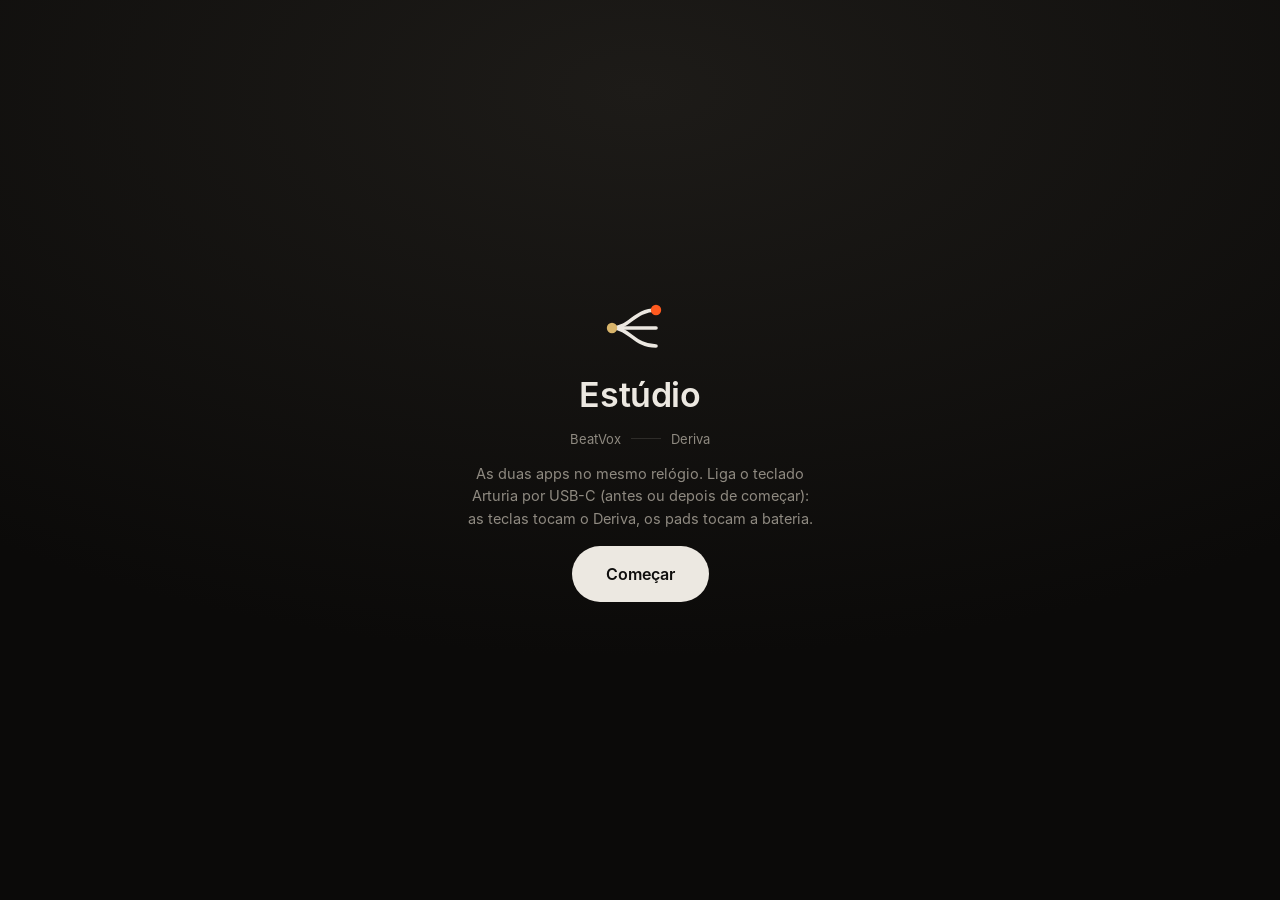
<file: index.html>
<!doctype html>
<html lang="pt-PT">
<head>
<meta charset="utf-8">
<meta name="viewport" content="width=device-width, initial-scale=1, viewport-fit=cover">
<title>Estúdio</title>
<meta name="description" content="BeatVox e Deriva no mesmo estúdio, com o teclado MIDI.">
<link rel="manifest" href="manifest.webmanifest">
<meta name="theme-color" content="#0f0e0d">
<meta name="mobile-web-app-capable" content="yes">
<link rel="icon" type="image/png" href="icons/icon-192.png">
<link rel="apple-touch-icon" href="icons/icon-192.png">
<link rel="stylesheet" href="deriva/fonts/fonts.css">
<style>
/* layout: a slim transport bar on top, the two apps below as full-height panes (only one shown) */
:root {
  --bar: #0f0e0d; --bar-2: #1a1917; --bar-3: #262421; --ink: #ece8e1; --dim: #8f8a81; --line: #2e2c29;
  --gold: #d8b46a; --orange: #ff5a1f; --rec: #e0362c; --ok: #6fcf8e;
  --f-sans: "Inter", "Segoe UI", system-ui, -apple-system, sans-serif;
  --f-mono: "JetBrains Mono", ui-monospace, Menlo, Consolas, monospace;
  --barh: 56px;
  color-scheme: dark;
}
* { box-sizing: border-box; }
[hidden] { display: none !important; }
html, body { height: 100%; margin: 0; background: var(--bar); color: var(--ink); font-family: var(--f-sans); overflow: hidden; }
body { display: flex; flex-direction: column; padding-top: env(safe-area-inset-top, 0px); }
button { font: inherit; color: inherit; }
button:focus-visible, select:focus-visible { outline: 2px solid var(--orange); outline-offset: 2px; }

.bar {
  height: var(--barh); flex: none; display: flex; align-items: center; gap: 14px;
  padding-left: max(14px, env(safe-area-inset-left, 0px)); padding-right: max(14px, env(safe-area-inset-right, 0px));
  border-bottom: 1px solid var(--line); background: var(--bar); user-select: none; -webkit-user-select: none;
}
.brand { display: flex; align-items: center; gap: 8px; font-weight: 600; font-size: 15px; letter-spacing: .01em; }
.tabs { display: flex; background: var(--bar-2); border-radius: 22px; padding: 3px; gap: 2px; }
.tabs button {
  border: 0; background: transparent; border-radius: 19px; padding: 0 16px; height: 38px; font-size: 14px; color: var(--dim);
  display: flex; align-items: center; gap: 8px; cursor: pointer;
}
.tabs button[aria-selected="true"] { background: var(--bar-3); color: var(--ink); font-weight: 600; }
.dot { width: 8px; height: 8px; border-radius: 50%; display: inline-block; }
.dot.gold { background: var(--gold); } .dot.orange { background: var(--orange); }
.spacer { flex: 1; }
.transport { display: flex; align-items: center; gap: 8px; }
.tbtn {
  height: 40px; min-width: 44px; border: 0; border-radius: 20px; background: var(--bar-2); cursor: pointer;
  display: inline-flex; align-items: center; justify-content: center; gap: 7px; padding: 0 14px; font-size: 13px; font-weight: 600;
}
.tbtn svg { width: 16px; height: 16px; fill: currentColor; }
.tbtn.play[aria-pressed="true"] { background: var(--ink); color: var(--bar); }
.tbtn.rec .led { width: 10px; height: 10px; border-radius: 50%; background: #5a2622; }
.tbtn.rec[aria-pressed="true"] { background: rgba(224,54,44,.18); color: #ffb3ad; }
.tbtn.rec[aria-pressed="true"] .led { background: var(--rec); box-shadow: 0 0 0 4px rgba(224,54,44,.25); }
.tbtn.small { font-weight: 400; color: var(--dim); }
.tbtn.small[aria-pressed="true"] { color: var(--ink); background: var(--bar-3); }
.readout { display: flex; align-items: baseline; gap: 6px; background: var(--bar-2); border-radius: 20px; height: 40px; padding: 0 12px; font-variant-numeric: tabular-nums; }
.readout b { font: 600 15px var(--f-mono); align-self: center; min-width: 3ch; text-align: center; }
.readout small { color: var(--dim); font-size: 11px; align-self: center; }
.readout .step { border: 0; background: transparent; width: 28px; height: 32px; align-self: center; cursor: pointer; font-size: 18px; color: var(--dim); border-radius: 14px; }
.readout .step:active { background: var(--bar-3); color: var(--ink); }
.midi { display: flex; align-items: center; gap: 8px; height: 40px; padding: 0 14px; border-radius: 20px; background: var(--bar-2); border: 0; cursor: pointer; font-size: 12.5px; color: var(--dim); max-width: 260px; }
.midi .led { width: 8px; height: 8px; border-radius: 50%; background: #4a4743; flex: none; transition: background .08s; }
.midi.on .led { background: var(--ok); }
.midi.on { color: var(--ink); }
.midi .led.flash { background: #fff; }
.midi span { white-space: nowrap; overflow: hidden; text-overflow: ellipsis; }
.iconbtn { width: 40px; height: 40px; border: 0; border-radius: 20px; background: var(--bar-2); cursor: pointer; display: grid; place-items: center; }
.iconbtn svg { width: 18px; height: 18px; fill: none; stroke: currentColor; stroke-width: 1.7; }

.frames { flex: 1; position: relative; min-height: 0; padding-bottom: env(safe-area-inset-bottom, 0px); }
.frames iframe { position: absolute; inset: 0; width: 100%; height: 100%; border: 0; display: block; }
.frames iframe.off { display: none; }

.toast {
  position: fixed; left: 50%; bottom: calc(18px + env(safe-area-inset-bottom, 0px)); transform: translateX(-50%);
  background: var(--bar-3); color: var(--ink); border-radius: 22px; padding: 10px 16px; font-size: 13px; box-shadow: 0 10px 30px rgba(0,0,0,.4);
  max-width: calc(100% - 32px);
}

/* start screen */
.start { position: fixed; inset: 0; z-index: 20; display: grid; place-items: center; background: radial-gradient(120% 90% at 50% 10%, #1d1b18 0%, #0b0a09 70%); padding: 24px; }
.start .card { max-width: 460px; display: grid; gap: 16px; text-align: center; justify-items: center; }
.start h1 { margin: 0; font-size: 34px; font-weight: 600; letter-spacing: -.01em; }
.start p { margin: 0; color: var(--dim); line-height: 1.55; font-size: 14.5px; text-wrap: balance; }
.start .go { height: 56px; padding: 0 34px; border-radius: 28px; border: 0; background: var(--ink); color: var(--bar); font-size: 16px; font-weight: 600; cursor: pointer; }
.start .go:disabled { opacity: .45; cursor: default; }
.start .pair { display: flex; gap: 10px; align-items: center; color: var(--dim); font-size: 13px; }
.start .pair i { width: 30px; height: 1px; background: var(--line); }

/* settings */
dialog { border: 1px solid var(--line); border-radius: 16px; background: #161513; color: var(--ink); padding: 0; width: min(560px, calc(100% - 32px)); max-height: calc(100% - 48px); }
dialog::backdrop { background: rgba(0,0,0,.55); }
.dlg { padding: 20px 22px 22px; display: grid; gap: 18px; overflow: auto; }
.dlg h2 { margin: 0; font-size: 18px; font-weight: 600; }
.dlg h3 { margin: 0 0 8px; font-size: 12px; font-weight: 600; color: var(--dim); text-transform: uppercase; letter-spacing: .08em; }
.dlg p { margin: 0; color: var(--dim); font-size: 13px; line-height: 1.5; }
.rows { display: grid; gap: 6px; }
.row { display: flex; align-items: center; gap: 10px; background: var(--bar-2); border-radius: 10px; padding: 8px 10px; min-height: 44px; font-size: 14px; }
.row .grow { flex: 1; min-width: 0; }
.row code { font: 12px var(--f-mono); color: var(--dim); }
.chipbtn { height: 32px; border: 0; border-radius: 16px; padding: 0 12px; background: var(--bar-3); cursor: pointer; font-size: 12.5px; }
.chipbtn.on { background: var(--orange); color: #1b0d06; font-weight: 600; }
select { background: var(--bar-3); color: var(--ink); border: 0; border-radius: 8px; height: 32px; padding: 0 8px; font: 13px var(--f-sans); }
.dlg .actions { display: flex; justify-content: space-between; gap: 10px; }
.swatch { width: 10px; height: 10px; border-radius: 3px; flex: none; }
input[type="checkbox"] { width: 20px; height: 20px; accent-color: var(--orange); }

@media (max-width: 860px) {
  .brand span, .readout small, .tbtn .lbl { display: none; }
  .bar { gap: 8px; }
  .midi { max-width: 44px; padding: 0; justify-content: center; }
  .midi span { display: none; }
}
@media (max-width: 560px) {
  :root { --barh: 104px; }
  .bar { flex-wrap: wrap; height: auto; min-height: var(--barh); padding-block: 6px; row-gap: 6px; }
  .transport { order: 3; width: 100%; justify-content: space-between; }
  .spacer { display: none; }
}
@media (prefers-reduced-motion: reduce) { .midi .led { transition: none; } }
</style>
</head>
<body>
<header class="bar">
  <div class="brand">
    <svg width="26" height="22" viewBox="0 0 34 30" aria-hidden="true">
      <g fill="none" stroke="#ece8e1" stroke-width="2.2" stroke-linecap="round"><path d="M3 15 C12 15 14 6 25 6"/><path d="M3 15 C12 15 14 15 25 15"/><path d="M3 15 C12 15 14 24 25 24"/></g>
      <circle cx="25" cy="6" r="2.8" fill="#ff5a1f"/><circle cx="3" cy="15" r="2.8" fill="#d8b46a"/>
    </svg>
    <span>Estúdio</span>
  </div>
  <nav class="tabs" role="tablist" aria-label="Apps">
    <button role="tab" id="tab-bv" aria-selected="true" aria-controls="bv"><i class="dot gold"></i>BeatVox</button>
    <button role="tab" id="tab-dv" aria-selected="false" aria-controls="dv"><i class="dot orange"></i>Deriva</button>
  </nav>
  <div class="spacer"></div>
  <div class="transport">
    <button class="tbtn play" id="play" aria-pressed="false" aria-label="Tocar">
      <svg viewBox="0 0 16 16" id="playIcon"><path d="M4 2.5v11l9-5.5z"/></svg><span class="lbl" id="playLbl">Tocar</span>
    </button>
    <button class="tbtn rec" id="rec" aria-pressed="false" title="Grava o que tocas no teclado enquanto o beat toca"><i class="led"></i><span class="lbl">REC</span></button>
    <button class="tbtn small" id="click" aria-pressed="true" title="Metrónomo">clique</button>
    <div class="readout" title="Compasso.tempo"><b id="pos">1.1</b><small>pos</small></div>
    <div class="readout"><button class="step" id="bpmDown" aria-label="Menos BPM">−</button><b id="bpm">90</b><button class="step" id="bpmUp" aria-label="Mais BPM">+</button><small>bpm</small></div>
  </div>
  <button class="midi" id="midiChip" title="Teclado MIDI"><i class="led" id="midiLed"></i><span id="midiName">sem MIDI</span></button>
  <button class="iconbtn" id="settings" aria-label="Definições do teclado">
    <svg viewBox="0 0 24 24"><circle cx="12" cy="12" r="3.2"/><path d="M12 2.8v2.4M12 18.8v2.4M2.8 12h2.4M18.8 12h2.4M5.5 5.5l1.7 1.7M16.8 16.8l1.7 1.7M5.5 18.5l1.7-1.7M16.8 7.2l1.7-1.7"/></svg>
  </button>
</header>

<main class="frames">
  <iframe id="bv" src="beatvox/index.html" title="BeatVox" allow="microphone; midi; autoplay; fullscreen"></iframe>
  <iframe id="dv" src="deriva/index.html" title="Deriva" class="off" allow="midi; autoplay"></iframe>
</main>

<div class="start" id="start">
  <div class="card">
    <svg width="68" height="60" viewBox="0 0 34 30" aria-hidden="true">
      <g fill="none" stroke="#ece8e1" stroke-width="1.8" stroke-linecap="round"><path d="M3 15 C12 15 14 6 25 6"/><path d="M3 15 C12 15 14 15 25 15"/><path d="M3 15 C12 15 14 24 25 24"/></g>
      <circle cx="25" cy="6" r="2.6" fill="#ff5a1f"/><circle cx="3" cy="15" r="2.6" fill="#d8b46a"/>
    </svg>
    <h1>Estúdio</h1>
    <div class="pair"><span>BeatVox</span><i></i><span>Deriva</span></div>
    <p>As duas apps no mesmo relógio. Liga o teclado Arturia por USB-C (antes ou depois de começar): as teclas tocam o Deriva, os pads tocam a bateria.</p>
    <button class="go" id="go" disabled>A carregar…</button>
  </div>
</div>

<dialog id="dlg">
  <div class="dlg">
    <h2>Teclado MIDI</h2>
    <section>
      <h3>Entradas</h3>
      <div class="rows" id="inputs"></div>
    </section>
    <section>
      <h3>Pads → bateria do BeatVox</h3>
      <div class="rows">
        <div class="row"><span class="grow">Canal dos pads</span><select id="padCh"></select></div>
      </div>
      <p style="margin:8px 0">Toca em <b>aprender</b> e bate no pad que queres para esse som.</p>
      <div class="rows" id="padRows"></div>
    </section>
    <section>
      <h3>Knobs</h3>
      <p>No separador <b>Deriva</b>, carrega em <b>MIDI learn</b>, toca num knob do ecrã e roda um knob do teclado. As ligações ficam guardadas neste tablet.</p>
    </section>
    <div class="actions">
      <button class="chipbtn" id="padReset">repor pads</button>
      <button class="chipbtn" id="dlgClose">fechar</button>
    </div>
  </div>
</dialog>

<div class="toast" id="toast" hidden></div>

<script>
(() => {
"use strict";
const $ = id => document.getElementById(id);
const bvFrame = $("bv"), dvFrame = $("dv");
const bvWin = () => bvFrame.contentWindow;
const dvWin = () => dvFrame.contentWindow;
const bvApp = () => { try { return bvWin().BV && bvWin().BV.app; } catch (e) { return null; } };
const dv = () => { try { return dvWin().DerivaAPI; } catch (e) { return null; } };

// ------------------------------------------------------------ settings (this device only)
const DRUMS = [
  { id: "kick", nome: "Bombo", cor: "#e0a556" }, { id: "snare", nome: "Tarola", cor: "#d9707f" },
  { id: "clap", nome: "Palmas", cor: "#f4ede1" }, { id: "hat", nome: "Hi-hat fechado", cor: "#8fc1b5" },
  { id: "openhat", nome: "Hi-hat aberto", cor: "#b9a6d6" },
];
// General MIDI drum notes + the default 8 pads of Arturia keyboards (36–43)
const DEFAULT_PADS = { 35: "kick", 36: "kick", 37: "snare", 38: "snare", 39: "clap", 40: "snare", 41: "hat", 42: "hat", 43: "openhat", 44: "hat", 45: "openhat", 46: "openhat" };
const store = {
  get(k, d) { try { const v = localStorage.getItem(k); return v === null ? d : JSON.parse(v); } catch (e) { return d; } },
  set(k, v) { try { localStorage.setItem(k, JSON.stringify(v)); } catch (e) {} },
};
const settings = Object.assign({ padChannel: 10, padMap: {}, disabledInputs: [], enabledAux: [] }, store.get("studio.settings", {}));
const saveSettings = () => store.set("studio.settings", settings);
const drumForNote = n => settings.padMap[n] || DEFAULT_PADS[n] || DRUMS[((n % 5) + 5) % 5].id;

// ------------------------------------------------------------ shared clock for the two apps
let rec = false;
window.Studio = {
  version: 1,
  audio() {
    const app = bvApp();
    if (!app) return null;
    const e = app.engine;
    e.ensureCtx();
    return { ctx: e.ctx, AWN: bvWin().AudioWorkletNode, dest: e.master || e.ctx.destination, timeOrigin: bvWin().performance.timeOrigin };
  },
  transport() {
    const app = bvApp();
    if (!app) return null;
    const e = app.engine, st = app.state, spb = st.grid / 4;
    const playing = !!e.playing && !!e.ctx;
    const stepDur = playing && e.playStepDur ? e.playStepDur : 60 / st.bpm / spb;
    const loopBeats = playing && e.playLoopDur ? Math.round(e.playLoopDur / (stepDur * spb)) : st.bars * 4;
    return { playing, t0: e.playT0 || 0, stepDur, stepsPerBeat: spb, loopBeats, bars: loopBeats / 4, bpm: st.bpm, recording: rec };
  },
  // o Deriva pode pôr o beat a tocar (ex.: "▶ tocar" num padrão de acordes)
  play() { const app = bvApp(); if (app && !app.engine.playing) togglePlay(); },
  stop() { const app = bvApp(); if (app && app.engine.playing) togglePlay(); },
};

// audio-context time that was audible at a given hub performance.now() moment
function heardAt(perfTimeHub) {
  const app = bvApp(), c = app && app.engine.ctx;
  if (!c) return 0;
  const shift = performance.timeOrigin - bvWin().performance.timeOrigin;
  if (c.getOutputTimestamp) {
    const o = c.getOutputTimestamp();
    if (o && o.performanceTime > 0) return o.contextTime + (perfTimeHub + shift - o.performanceTime) / 1000;
  }
  return c.currentTime - (c.outputLatency || c.baseLatency || 0.02) - (performance.now() - perfTimeHub) / 1000;
}

// ------------------------------------------------------------ tabs
let tab = store.get("studio.tab", "bv");
function setTab(t) {
  tab = t;
  bvFrame.classList.toggle("off", t !== "bv");
  dvFrame.classList.toggle("off", t !== "dv");
  $("tab-bv").setAttribute("aria-selected", String(t === "bv"));
  $("tab-dv").setAttribute("aria-selected", String(t === "dv"));
  store.set("studio.tab", t);
}
$("tab-bv").addEventListener("click", () => setTab("bv"));
$("tab-dv").addEventListener("click", () => setTab("dv"));
setTab(tab);

// ------------------------------------------------------------ toast
let toastTimer = null;
function toast(msg, ms = 2600) {
  const t = $("toast");
  t.textContent = msg; t.hidden = false;
  clearTimeout(toastTimer);
  if (ms) toastTimer = setTimeout(() => (t.hidden = true), ms);
}

// ------------------------------------------------------------ start (needs a tap: audio + MIDI permission)
let loaded = { bv: false, dv: false };
function checkLoaded() {
  if (bvApp() && dv()) { $("go").disabled = false; $("go").textContent = "Começar"; return true; }
  return false;
}
bvFrame.addEventListener("load", () => { loaded.bv = true; checkLoaded(); });
dvFrame.addEventListener("load", () => { loaded.dv = true; checkLoaded(); });
const loadPoll = setInterval(() => { if (checkLoaded()) clearInterval(loadPoll); }, 300);

$("go").addEventListener("click", async () => {
  const app = bvApp();
  if (!app || !dv()) return;
  app.engine.ensureCtx();                       // inside the tap, so the audio can start on Android
  if (app.engine.ctx.state !== "running") app.engine.ctx.resume().catch(() => {});
  $("start").hidden = true;
  try { await dv().start(); } catch (e) { console.warn(e); }
  startMidi();
});

// ------------------------------------------------------------ transport bar
const playBtn = $("play"), recBtn = $("rec");
function togglePlay() {
  const app = bvApp();
  if (!app) return;
  app.engine.ensureCtx();
  if (app.togglePlay) app.togglePlay();
  else { const b = bvWin().document.getElementById("btnPlay"); if (b) b.click(); }
}
playBtn.addEventListener("click", togglePlay);
recBtn.addEventListener("click", () => {
  rec = !rec;
  recBtn.setAttribute("aria-pressed", String(rec));
  const app = bvApp();
  if (rec && app && !app.engine.playing) togglePlay();
  toast(rec ? "REC: o que tocas no teclado fica gravado no loop" : "REC desligado");
});
$("click").addEventListener("click", () => {
  const app = bvApp();
  if (!app) return;
  app.state.metronome = !app.state.metronome;
  app.refresh();
});
function nudgeBpm(d) {
  const app = bvApp();
  if (!app) return;
  app.state.bpm = Math.max(40, Math.min(240, app.state.bpm + d));
  app.refresh();
  if (app.engine.playing && app.restartIfPlaying) app.restartIfPlaying();
}
for (const [id, d] of [["bpmDown", -1], ["bpmUp", 1]]) {
  let hold = null, rep = null;
  const btn = $(id);
  btn.addEventListener("pointerdown", e => {
    e.preventDefault(); nudgeBpm(d);
    hold = setTimeout(() => (rep = setInterval(() => nudgeBpm(d), 70)), 420);
  });
  const end = () => { clearTimeout(hold); clearInterval(rep); };
  btn.addEventListener("pointerup", end); btn.addEventListener("pointerleave", end); btn.addEventListener("pointercancel", end);
}

// keep the screen awake while playing
let wakeLock = null;
async function syncWake(playing) {
  try {
    if (playing && !wakeLock && navigator.wakeLock) { wakeLock = await navigator.wakeLock.request("screen"); wakeLock.addEventListener("release", () => (wakeLock = null)); }
    else if (!playing && wakeLock) { await wakeLock.release(); wakeLock = null; }
  } catch (e) { wakeLock = null; }
}

let lastPlaying = null;
function frame() {
  const app = bvApp();
  if (app) {
    const e = app.engine, st = app.state;
    const playing = !!e.playing;
    if (playing !== lastPlaying) {
      lastPlaying = playing;
      playBtn.setAttribute("aria-pressed", String(playing));
      $("playIcon").innerHTML = playing ? '<rect x="3.5" y="3.5" width="9" height="9" rx="1"/>' : '<path d="M4 2.5v11l9-5.5z"/>';
      $("playLbl").textContent = playing ? "Parar" : "Tocar";
      syncWake(playing);
      if (!playing) app.draw && app.draw();
    }
    const pos = playing && e.position ? e.position() : null;
    const grid = st.grid, spb = grid / 4;
    $("pos").textContent = pos == null ? "1.1" : (Math.floor(pos / grid) + 1) + "." + (Math.floor((pos % grid) / spb) + 1);
    $("bpm").textContent = st.bpm;
    $("click").setAttribute("aria-pressed", String(!!st.metronome));
  }
  requestAnimationFrame(frame);
}
requestAnimationFrame(frame);
document.addEventListener("visibilitychange", () => { if (document.visibilityState === "visible" && lastPlaying) syncWake(true); });

// ------------------------------------------------------------ pads -> BeatVox drums (and recording into its grid)
let refreshTimer = null;
function padHit(note, vel, ts) {
  const app = bvApp();
  if (!app) return;
  const e = app.engine;
  e.ensureCtx();
  const drum = drumForNote(note);
  e.playDrum(drum, e.ctx.currentTime, vel);
  if (!rec || !e.playing || !e.playStepDur) return;
  const stepDur = e.playStepDur, total = Math.round(e.playLoopDur / stepDur);
  const abs = Math.round((heardAt(ts) - e.playT0) / stepDur);
  if (abs < 0) return;
  const step = ((abs % total) + total) % total;
  const notes = app.state.drums.notes;
  const hit = notes.find(n => n.step === step && n.drum === drum);
  // skipAt: this exact pass already sounded live, so the loop must not play it again right now
  if (hit) { hit.vel = vel; hit.skipAt = abs; }
  else { notes.push({ step, drum, vel, skipAt: abs }); notes.sort((a, b) => a.step - b.step); }
  clearTimeout(refreshTimer);
  refreshTimer = setTimeout(() => { try { app.refresh(); } catch (err) {} }, 400);
}

// ------------------------------------------------------------ MIDI
let midiAccess = null, learnDrum = null;
const isAuxPort = name => /\b(MCU|HUI|DAW|DIN THRU|THRU)\b/i.test(name || "");
// listening rule: normal ports unless switched off; auxiliary ports only when switched on (or when they are the only ports)
function listening(inp, all) {
  const hasMain = all.some(i => !isAuxPort(i.name));
  if (isAuxPort(inp.name) && hasMain) return settings.enabledAux.includes(inp.name);
  return !settings.disabledInputs.includes(inp.name);
}
// channel 10 = drums for the whole channel (General MIDI); on any other channel only the learned pad notes
const isPadNote = (ch, note) => ch === settings.padChannel && (ch === 10 || note in settings.padMap);
function onMidi(m) {
  const d = m.data, st = d[0];
  if (!d.length || st >= 0xf0) return;
  const type = st & 0xf0, ch = (st & 0x0f) + 1;
  flashLed();
  if (learnDrum && type === 0x90 && d[2] > 0) {
    for (const k of Object.keys(settings.padMap)) if (+k === d[1]) delete settings.padMap[k];
    settings.padMap[d[1]] = learnDrum;
    settings.padChannel = ch;
    saveSettings();
    toast(DRUMS.find(x => x.id === learnDrum).nome + " → nota " + d[1] + " (canal " + ch + ")");
    learnDrum = null; renderSettings();
    padHit(d[1], d[2], m.timeStamp);
    return;
  }
  if ((type === 0x90 || type === 0x80) && isPadNote(ch, d[1])) {
    if (type === 0x90 && d[2] > 0) padHit(d[1], d[2], m.timeStamp);
    return;
  }
  const api = dv();
  if (api) {
    const shift = performance.timeOrigin - dvWin().performance.timeOrigin;
    api.midi(d, m.timeStamp + shift);
  }
}
let ledTimer = null;
function flashLed() {
  const led = $("midiLed");
  led.classList.add("flash");
  clearTimeout(ledTimer);
  ledTimer = setTimeout(() => led.classList.remove("flash"), 60);
}
function hookInputs() {
  if (!midiAccess) return;
  const names = [];
  const all = [...midiAccess.inputs.values()];
  // Arturia keyboards also expose DAW/THRU ports: they are skipped unless switched on in the settings
  for (const inp of all) {
    const on = listening(inp, all);
    inp.onmidimessage = on ? onMidi : null;
    if (on) names.push(inp.name);
  }
  $("midiChip").classList.toggle("on", names.length > 0);
  $("midiName").textContent = names.length ? names.join(", ") : "sem teclado";
  renderSettings();
}
async function startMidi() {
  if (!navigator.requestMIDIAccess) { $("midiName").textContent = "MIDI indisponível"; return; }
  try {
    midiAccess = await navigator.requestMIDIAccess({ sysex: false });
    midiAccess.onstatechange = e => {
      hookInputs();
      if (e.port && e.port.type === "input" && e.port.state === "connected" && !isAuxPort(e.port.name)) toast("Ligado: " + e.port.name);
    };
    hookInputs();
  } catch (e) {
    $("midiName").textContent = "MIDI recusado";
    toast("O browser não deu acesso ao MIDI. Toca no chip MIDI para tentar de novo.", 4000);
  }
}
$("midiChip").addEventListener("click", () => { if (!midiAccess) startMidi(); else $("dlg").showModal(); });

// ------------------------------------------------------------ settings dialog
const padCh = $("padCh");
for (let c = 1; c <= 16; c++) padCh.add(new Option("canal " + c, String(c)));
padCh.addEventListener("change", () => { settings.padChannel = +padCh.value; saveSettings(); });
function renderSettings() {
  padCh.value = String(settings.padChannel);
  const inputs = $("inputs");
  inputs.innerHTML = "";
  const all = midiAccess ? [...midiAccess.inputs.values()] : [];
  if (!all.length) inputs.innerHTML = '<div class="row"><span class="grow" style="color:var(--dim)">' + (midiAccess ? "Nenhum teclado ligado. Liga o Arturia por USB-C." : "MIDI ainda não ligado.") + "</span></div>";
  for (const inp of all) {
    const row = document.createElement("label");
    row.className = "row";
    const cb = document.createElement("input");
    cb.type = "checkbox"; cb.checked = listening(inp, all);
    cb.addEventListener("change", () => {
      settings.disabledInputs = settings.disabledInputs.filter(n => n !== inp.name);
      settings.enabledAux = settings.enabledAux.filter(n => n !== inp.name);
      if (isAuxPort(inp.name)) { if (cb.checked) settings.enabledAux.push(inp.name); }
      else if (!cb.checked) settings.disabledInputs.push(inp.name);
      saveSettings(); hookInputs();
    });
    const span = document.createElement("span");
    span.className = "grow"; span.textContent = inp.name + (isAuxPort(inp.name) ? " (porta auxiliar, desligada por defeito)" : "");
    row.append(cb, span);
    inputs.appendChild(row);
  }
  const rows = $("padRows");
  rows.innerHTML = "";
  for (const d of DRUMS) {
    const notes = new Set();
    for (const [n, id] of Object.entries(DEFAULT_PADS)) if (id === d.id && !(n in settings.padMap)) notes.add(+n);
    for (const [n, id] of Object.entries(settings.padMap)) if (id === d.id) notes.add(+n);
    const row = document.createElement("div");
    row.className = "row";
    row.innerHTML = `<span class="swatch" style="background:${d.cor}"></span><span class="grow">${d.nome}</span><code>nota ${[...notes].sort((a, b) => a - b).join(" · ")}</code>`;
    const b = document.createElement("button");
    b.className = "chipbtn" + (learnDrum === d.id ? " on" : "");
    b.textContent = learnDrum === d.id ? "bate num pad…" : "aprender";
    b.addEventListener("click", () => { learnDrum = learnDrum === d.id ? null : d.id; renderSettings(); });
    row.appendChild(b);
    rows.appendChild(row);
  }
}
$("settings").addEventListener("click", () => { renderSettings(); $("dlg").showModal(); });
$("dlgClose").addEventListener("click", () => { learnDrum = null; $("dlg").close(); });
$("dlg").addEventListener("close", () => { learnDrum = null; });
$("padReset").addEventListener("click", () => { settings.padMap = {}; settings.padChannel = 10; saveSettings(); renderSettings(); toast("Pads repostos"); });
renderSettings();

// ------------------------------------------------------------ offline + updates
if ("serviceWorker" in navigator && (location.protocol === "https:" || location.hostname === "localhost")) {
  navigator.serviceWorker.register("sw.js").then(reg => {
    reg.addEventListener("updatefound", () => {
      const w = reg.installing;
      if (!w) return;
      w.addEventListener("statechange", () => {
        if (w.state === "installed" && navigator.serviceWorker.controller) toast("Há uma versão nova. Fecha e volta a abrir a app para a usar.", 6000);
      });
    });
  }).catch(() => {});
}

window.__studio = { onMidi, padHit, settings, setTab, heardAt };
})();
</script>
</body>
</html>
</file>
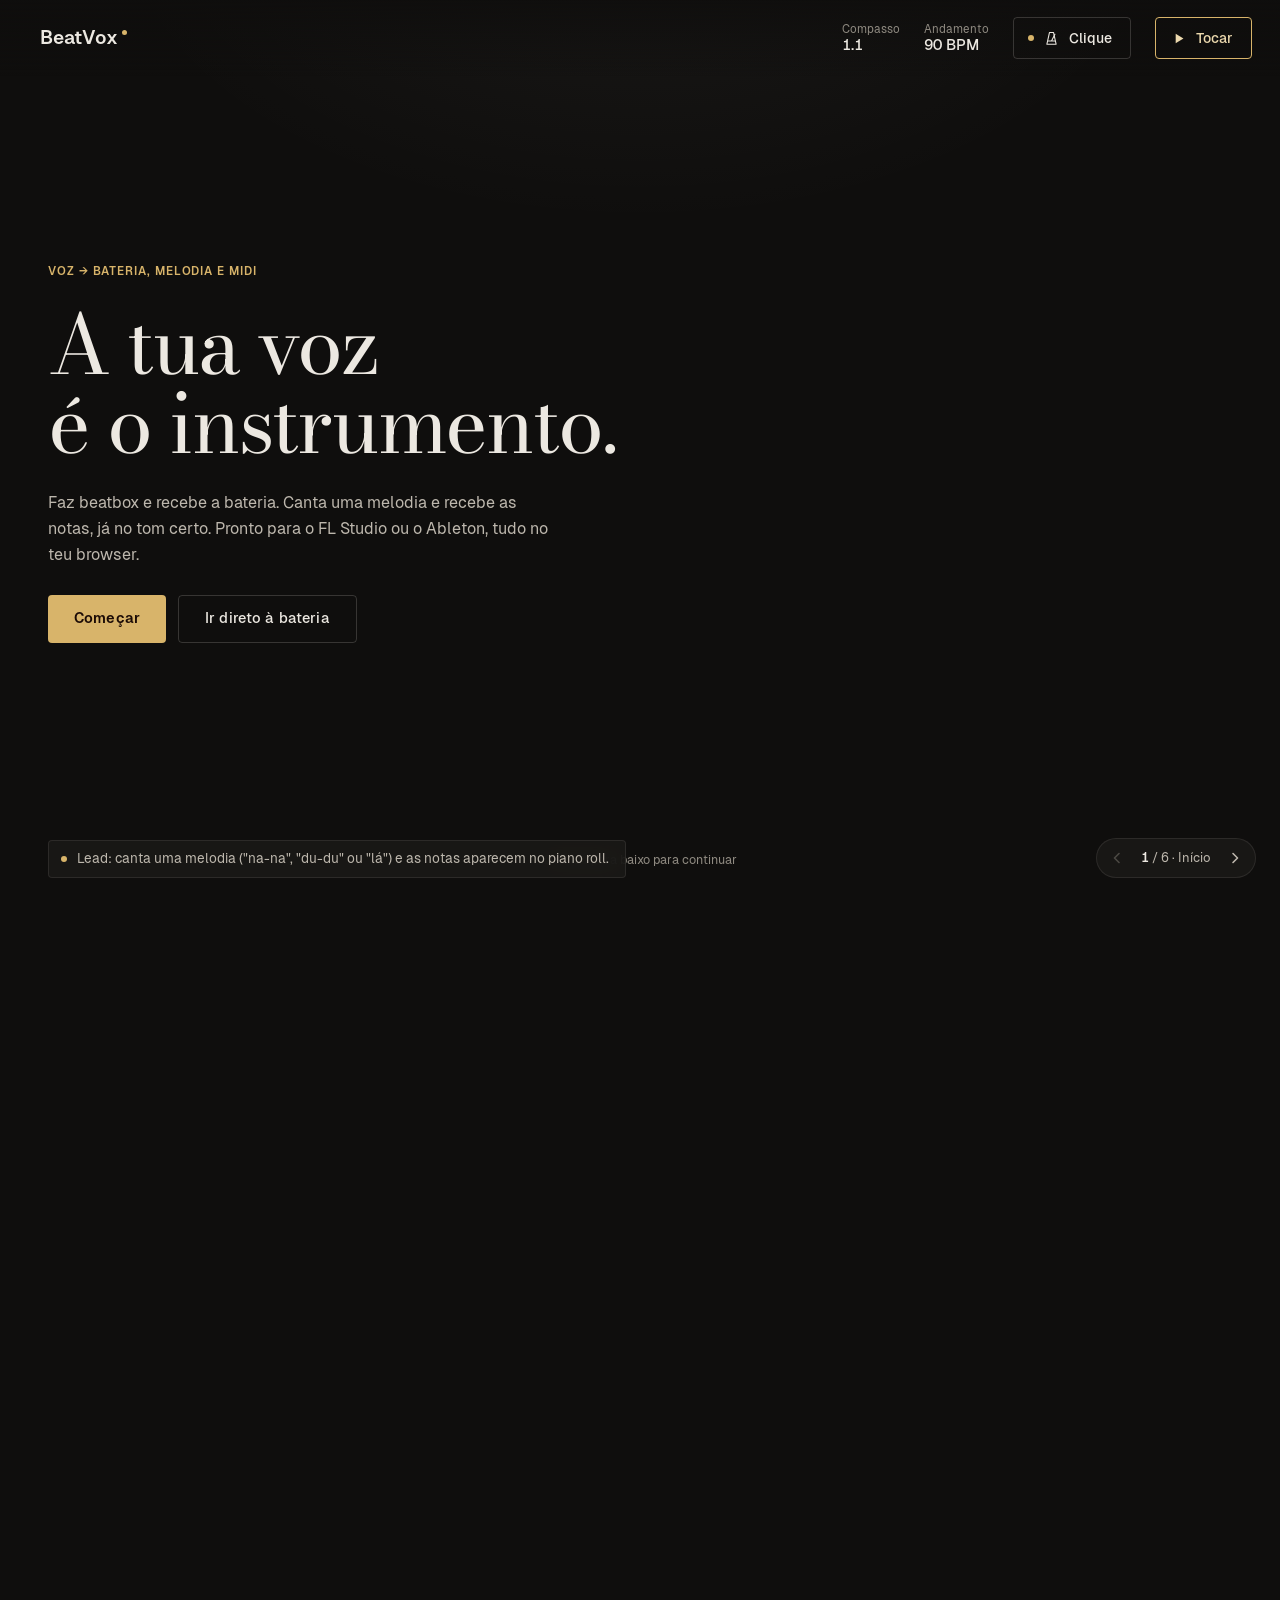
<file: beatvox/index.html>
<!doctype html>
<html lang="pt-PT">
<head>
  <meta charset="utf-8" />
  <meta name="viewport" content="width=device-width, initial-scale=1, viewport-fit=cover" />
  <meta name="color-scheme" content="dark" />
  <title>BeatVox</title>
  <script>/* dentro do Estúdio a barra de topo do hub substitui a do BeatVox */ try { if (window.parent !== window && window.parent.Studio) document.documentElement.classList.add('in-studio'); } catch (e) {}</script>
  <link rel="stylesheet" href="css/fonts.css" />
  <link rel="stylesheet" href="css/style.css" />
</head>
<body>
  <svg width="0" height="0" style="position:absolute" aria-hidden="true">
    <symbol id="i-play" viewBox="0 0 24 24"><path d="M8 5.2v13.6L19 12z" fill="currentColor"/></symbol>
    <symbol id="i-stop" viewBox="0 0 24 24"><rect x="6.5" y="6.5" width="11" height="11" rx="1" fill="currentColor"/></symbol>
    <symbol id="i-metro" viewBox="0 0 24 24"><path d="M9.2 3.5h5.6l3.7 16.5H5.5z" fill="none" stroke="currentColor" stroke-width="1.5" stroke-linejoin="round"/><path d="M7.4 15.5h9.2M12 15.5 16.8 6" stroke="currentColor" stroke-width="1.5" stroke-linecap="round"/></symbol>
    <symbol id="i-open" viewBox="0 0 24 24"><path d="M12 15V4m0 0-4 4m4-4 4 4M5 14v5h14v-5" fill="none" stroke="currentColor" stroke-width="1.5" stroke-linecap="round" stroke-linejoin="round"/></symbol>
    <symbol id="i-img" viewBox="0 0 24 24"><rect x="3.5" y="5" width="17" height="14" rx="1.5" fill="none" stroke="currentColor" stroke-width="1.5"/><path d="m6.5 16 4-4 3 3 2-2 2.5 2.5" fill="none" stroke="currentColor" stroke-width="1.5" stroke-linejoin="round"/></symbol>
    <symbol id="i-x" viewBox="0 0 24 24"><path d="M6.5 6.5l11 11M17.5 6.5l-11 11" stroke="currentColor" stroke-width="1.5" stroke-linecap="round"/></symbol>
    <symbol id="i-mic" viewBox="0 0 24 24"><rect x="9" y="3.5" width="6" height="11" rx="3" fill="none" stroke="currentColor" stroke-width="1.5"/><path d="M6 11.5a6 6 0 0 0 12 0M12 17.5v3" fill="none" stroke="currentColor" stroke-width="1.5" stroke-linecap="round"/></symbol>
    <symbol id="i-file" viewBox="0 0 24 24"><path d="M7 3.5h7l4 4V20a.5.5 0 0 1-.5.5h-10.5A.5.5 0 0 1 6.5 20V4a.5.5 0 0 1 .5-.5z M14 3.5V8h4" fill="none" stroke="currentColor" stroke-width="1.4" stroke-linejoin="round"/><path d="M9.5 16.5v-4l4-1v4" fill="none" stroke="currentColor" stroke-width="1.3"/><circle cx="8.6" cy="16.6" r="1.1" fill="currentColor"/><circle cx="12.6" cy="15.6" r="1.1" fill="currentColor"/></symbol>
  </svg>

  <div class="atmos" aria-hidden="true"></div>
  <canvas id="eq" aria-hidden="true"></canvas>

  <!-- ============ HUD fixo ============ -->
  <header class="hud">
    <a class="mark" href="#" data-go="0" aria-label="BeatVox, voltar ao início">BeatVox<i aria-hidden="true"></i></a>
    <div class="hud-right">
      <div class="readout"><span class="ro-label">Compasso</span><output id="posOut">1.1</output></div>
      <div class="readout"><span class="ro-label">Andamento</span><span><output id="hudBpm">90</output> BPM</span></div>
      <div class="readout" id="hudKeyWrap" hidden><span class="ro-label">Tom</span><output id="hudKey">Lá menor</output></div>
      <button id="btnClick" class="metro" title="Metrónomo: clique a tocar e a gravar" aria-pressed="true"><i class="dot" aria-hidden="true"></i><svg><use href="#i-metro"/></svg><span>Clique</span></button>
      <button id="btnPlay" class="play" title="Tocar ou parar (Espaço)" disabled><svg><use href="#i-play"/></svg><span>Tocar</span></button>
    </div>
  </header>

  <!-- passos: só o lugar onde estás, e anterior / seguinte -->
  <nav class="pager" aria-label="Passos">
    <button type="button" id="pgPrev" aria-label="Passo anterior"><svg viewBox="0 0 16 16" aria-hidden="true"><path d="M10 3.5 5.5 8l4.5 4.5" fill="none" stroke="currentColor" stroke-width="1.6" stroke-linecap="round" stroke-linejoin="round"/></svg></button>
    <span id="pgLabel" aria-live="polite"><b>1</b> / 6 · Início</span>
    <button type="button" id="pgNext" aria-label="Passo seguinte"><svg viewBox="0 0 16 16" aria-hidden="true"><path d="M6 3.5 10.5 8 6 12.5" fill="none" stroke="currentColor" stroke-width="1.6" stroke-linecap="round" stroke-linejoin="round"/></svg></button>
  </nav>

  <div class="hud-status" role="status" aria-live="polite"><i class="pulse" aria-hidden="true"></i><span id="status">Pronto. Põe auscultadores e começa.</span></div>

  <!-- ============ movimentos (camadas fixas, movidas pelo scroll) ============ -->
  <main class="stage">

    <!-- I Abertura -->
    <section class="step s-intro" data-step="0" aria-label="Início">
      <div class="step-inner">
        <div class="intro-copy">
          <p class="kicker">Voz → bateria, melodia e MIDI</p>
          <h1 class="display">A tua voz<br />é o instrumento.</h1>
          <p class="lede">Faz beatbox e recebe a bateria. Canta uma melodia e recebe as notas, já no tom certo. Pronto para o FL Studio ou o Ableton, tudo no teu browser.</p>
          <div class="actions">
            <button class="btn primary" data-go="1">Começar</button>
            <button class="btn" data-go="2">Ir direto à bateria</button>
          </div>
        </div>
        <div class="scroll-cue" aria-hidden="true"><span>Desliza para baixo para continuar</span></div>
      </div>
    </section>

    <!-- II Andamento -->
    <section class="step s-tempo" data-step="1" aria-label="Andamento">
      <div class="step-inner">
        <div class="step-head">
          <span class="movement">2 / 6</span>
          <h2 class="title">Andamento</h2>
          <p class="sub">Escolhe a velocidade e o tamanho do loop, e confirma que o microfone te ouve bem.</p>
        </div>

        <div class="tempo-core">
          <button class="nudge" data-bpm="-1" aria-label="Diminuir BPM">−</button>
          <div class="bpm-big">
            <input id="bpm" type="number" min="50" max="200" value="90" aria-label="Andamento em BPM" />
            <span>batidas por minuto</span>
          </div>
          <button class="nudge" data-bpm="1" aria-label="Aumentar BPM">+</button>
        </div>
        <div class="tempo-actions">
          <button class="btn" id="btnMetro">Ouvir o clique</button>
          <button class="btn tap" id="btnTap">Marcar o tempo</button>
        </div>

        <div class="tempo-grid">
          <div class="group">
            <span class="g-label">Compassos</span>
            <div class="seg" id="bars"><button data-v="1">1</button><button data-v="2">2</button><button data-v="4">4</button></div>
          </div>
          <div class="group">
            <span class="g-label">Grelha</span>
            <div class="seg" id="grid"><button data-v="8">1/8</button><button data-v="16">1/16</button><button data-v="32">1/32</button></div>
          </div>
          <div class="group">
            <span class="g-label">Monitor</span>
            <div class="toggles">
              <label class="switch"><input type="checkbox" id="metronome" checked /><i></i>Clique</label>
              <label class="switch"><input type="checkbox" id="headphones" checked /><i></i>Auscultadores</label>
            </div>
          </div>
          <div class="group mic">
            <span class="g-label">Microfone</span>
            <div class="mic-row">
              <div class="select"><select id="micSel" aria-label="Microfone"><option value="">Microfone predefinido</option></select></div>
              <button class="btn small" id="btnMicTest"><svg><use href="#i-mic"/></svg><span>Testar</span></button>
            </div>
            <div class="meter" aria-hidden="true"><i id="micMeter"></i></div>
            <span class="hint" id="micHint">Testa e fala ou faz beatbox: a barra deve chegar a meio.</span>
          </div>
          <div class="group latency">
            <span class="g-label">Latência</span>
            <div class="lat-row">
              <div class="knob-wrap">
                <input type="range" id="lat" min="-100" max="400" value="0" data-knob data-color="gold" aria-label="Latência" />
                <output id="latOut" class="chip">auto</output>
              </div>
              <div class="lat-actions">
                <button id="btnCal" class="btn small">Calibrar</button>
                <button id="btnLatAuto" class="btn small ghost">Automática</button>
              </div>
            </div>
          </div>
        </div>
        <button class="btn primary next" data-go="2">Seguinte: gravar a bateria</button>
      </div>
    </section>

    <!-- III Bateria -->
    <section class="step s-studio s-drums" data-step="2" aria-label="Bateria">
      <div class="step-inner studio-layout">
        <aside class="panel">
          <span class="movement">3 / 6</span>
          <h2 class="title">Bateria</h2>
          <p class="sub">Faz beatbox depois da contagem.</p>
          <ul class="vocab">
            <li><i style="--c: var(--kick)"></i><span><b>bum</b> bombo</span></li>
            <li><i style="--c: var(--snare)"></i><span><b>pf</b> ou <b>ka</b> tarola</span></li>
            <li><i style="--c: var(--hat)"></i><span><b>ts</b> hi-hat</span></li>
          </ul>
          <button id="btnRec" class="rec" title="Gravar (R)"><span class="rec-ring" aria-hidden="true"></span><span class="rec-core" aria-hidden="true"></span><span class="rec-label">Gravar</span></button>
          <button id="btnOpen" class="btn small"><svg><use href="#i-open"/></svg>Abrir áudio</button>
          <section class="mini sound-card">
            <div class="field"><label for="kitSel">Kit</label><div class="select"><select id="kitSel"></select></div></div>
            <button id="btnLib" class="btn small ghost lib-btn"><svg><use href="#i-file"/></svg>Biblioteca de sons<span id="kitHint" class="lib-own"></span></button>
          </section>
          <section id="trainCard" class="mini">
            <p class="hint" id="trainState">A comparar os teus sons entre si: o mais grave é o bombo, o mais agudo o hi-hat.</p>
            <button id="btnTrain" class="btn small ghost">Treinar com a minha voz</button>
          </section>
          <button class="btn primary next" data-go="3">Seguinte: melodia</button>
        </aside>
        <div class="studio-slot" data-slot="2"></div>
      </div>
    </section>

    <!-- IV Melodia -->
    <section class="step s-studio s-lead" data-step="3" aria-label="Melodia">
      <div class="step-inner studio-layout">
        <aside class="panel">
          <span class="movement">4 / 6</span>
          <h2 class="title">Melodia</h2>
          <p class="sub">Canta com vogais longas: lá, na-na, du-du.</p>
          <button id="btnRecLead" class="rec" title="Gravar (R)"><span class="rec-ring" aria-hidden="true"></span><span class="rec-core" aria-hidden="true"></span><span class="rec-label">Gravar</span></button>
          <button id="btnOpenLead" class="btn small"><svg><use href="#i-open"/></svg>Abrir áudio</button>
          <label class="switch"><input type="checkbox" id="overBeat" /><i></i>Ouvir o beat enquanto canto</label>
          <p class="hint" id="overBeatHint">Grava primeiro a bateria para cantares por cima dela.</p>
          <section id="fxCard" class="fx-card">
            <div class="fx-head">
              <span class="g-label">Efeitos da voz</span>
              <label class="switch" title="Ligar ou desligar todos"><input type="checkbox" id="fxAll" /><i></i></label>
            </div>
            <div class="fx-grid" id="fxGrid"></div>
            <p class="hint" id="fxHint"></p>
            <button id="btnVoiceCal" class="btn small ghost">Calibrar a voz</button>
          </section>
          <section id="leadCard" class="lead-fields">
            <div class="field"><label for="keySel">Tom</label><div class="select"><select id="keySel"></select></div></div>
            <div class="field"><label for="scaleSel">Escala</label><div class="select"><select id="scaleSel"></select></div></div>
            <p class="hint" id="keyInfo">O tom é detetado depois de gravares.</p>
            <div class="field">
              <span class="flabel">Oitava</span>
              <div class="stepper"><button data-oct="-1" aria-label="Oitava abaixo">−</button><output id="octOut">0</output><button data-oct="1" aria-label="Oitava acima">+</button></div>
            </div>
            <div class="field"><label for="presetSel">Som</label><div class="select"><select id="presetSel"></select></div></div>
            <button id="btnLibLead" class="btn small ghost">Usar um sample teu</button>
          </section>
          <button class="btn primary next" data-go="4">Seguinte: mistura</button>
        </aside>
        <div class="studio-slot" data-slot="3"></div>
      </div>
    </section>

    <!-- V Mistura: palco 3D -->
    <section class="step s-mix" data-step="4" aria-label="Mistura">
      <canvas id="stage3d" tabindex="0" aria-label="Palco 3D da mistura: cada camada é uma dimensão do som. Setas: escolher som ou efeito."></canvas>
      <div class="step-inner mix-layout">
        <header class="mix-head">
          <span class="movement">5 / 6</span>
          <h2 class="title">Mistura</h2>
          <p class="sub">Cada camada é uma dimensão do som, dos graves (em baixo) aos agudos (em cima). Arrasta um som para os lados (pan) ou para a frente (mais alto). Clica num som, num efeito ou numa ligação para o ajustar; puxa o <b>+</b> de um som até um efeito para o ligar.</p>
        </header>
        <aside class="panel mix-insp" id="mixInsp" aria-label="Ajustes" hidden></aside>
        <div class="mix-bar">
          <div class="fx-add">
            <button class="btn small" id="btnAddFx" aria-haspopup="menu" aria-expanded="false" title="Acrescentar um efeito ao palco">+ Efeito</button>
            <div class="fx-menu" id="fxMenu" role="menu" aria-label="Efeitos" hidden></div>
          </div>
          <div class="group">
            <span class="g-label">Vista</span>
            <div class="seg" id="viewSeg"><button data-v="free" class="on" title="Livre: arrasta para rodar">Livre</button><button data-v="front" title="De frente: pan × frequência">Frente</button><button data-v="top" title="De cima: pan × volume">Cima</button></div>
          </div>
          <div class="group">
            <span class="g-label">Dimensões</span>
            <div class="seg" id="dimsSeg"><button data-v="3">3</button><button data-v="6">6</button></div>
          </div>
          <label class="switch" title="Um baixo 808 que toca com o bombo, no tom da melodia"><input type="checkbox" id="bassOn" /><i></i>Baixo 808</label>
          <label class="switch"><input type="checkbox" id="autoRot" /><i></i>Rodar</label>
          <div class="zoom-btns">
            <button class="icon-btn" id="zoomIn" title="Aproximar" aria-label="Aproximar">+</button>
            <button class="icon-btn" id="zoomOut" title="Afastar" aria-label="Afastar">−</button>
          </div>
          <button class="btn small ghost" id="btnMixReset" title="Volumes, pan, EQ, sons e efeitos voltam ao início">Repor</button>
        </div>
        <button class="btn primary next mix-next" data-go="5">Seguinte: exportar</button>
      </div>
    </section>

    <!-- VI Exportar -->
    <section class="step s-export" data-step="5" aria-label="Exportar">
      <div class="step-inner">
        <div class="step-head">
          <span class="movement">6 / 6</span>
          <h2 class="title big">O teu disco está pronto.</h2>
        </div>
        <div class="press">
          <figure class="cover">
            <canvas id="cover" width="1120" height="1120" aria-label="Capa do teu beat"></canvas>
            <button id="btnCoverPlay" class="cover-play" title="Ouvir (Espaço)" aria-label="Ouvir"><svg><use href="#i-play"/></svg></button>
            <figcaption class="cover-cap">
              <span><output id="sumDrums">0</output> notas de bateria</span>
              <span><output id="sumLead">0</output> de melodia</span>
              <span><output id="sumBpm">90</output> BPM</span>
              <span id="sumKeyWrap"><output id="sumKey">—</output></span>
            </figcaption>
          </figure>
          <div class="press-side">
            <div class="press-opts">
              <label class="name-field"><span class="g-label">Nome</span><input id="projName" type="text" maxlength="40" spellcheck="false" placeholder="Sem título" autocomplete="off" /></label>
              <div class="group">
                <span class="g-label">Repetições do loop</span>
                <div class="seg" id="loopsSeg"><button data-v="1">1×</button><button data-v="2">2×</button><button data-v="4">4×</button><button data-v="8">8×</button></div>
              </div>
            </div>
            <ul class="out-list">
              <li>
                <div class="out-txt"><b>MIDI</b><span>Notas editáveis para o FL Studio, Ableton ou Logic. Bateria em General MIDI no canal 10.</span></div>
                <div class="out-btns">
                  <button id="btnMidiAll" class="btn small" disabled>Completo</button>
                  <button id="btnMidiDrums" class="btn small ghost" disabled>Bateria</button>
                  <button id="btnMidiLead" class="btn small ghost" disabled>Melodia</button>
                </div>
              </li>
              <li>
                <div class="out-txt"><b>Áudio WAV</b><span>O beat já tocado (44,1 kHz, 24 bits), com a duração exata do loop: começa no tempo 1 e dá a volta sem costura no DAW. Stems: cada parte em separado, todas alinhadas.</span></div>
                <div class="out-btns">
                  <button id="btnWav" class="btn small" disabled>Mistura</button>
                  <button id="btnStems" class="btn small ghost" disabled>Stems</button>
                </div>
              </li>
              <li>
                <div class="out-txt"><b>Capa</b><span>Imagem quadrada para partilhar.</span></div>
                <div class="out-btns"><button id="btnCover" class="btn small ghost">PNG</button></div>
              </li>
              <li>
                <div class="out-txt"><b>Projeto</b><span>Guarda as notas e definições para continuar depois (a gravação da voz não vai no ficheiro).</span></div>
                <div class="out-btns">
                  <button id="btnSaveProj" class="btn small ghost" disabled>Guardar</button>
                  <button id="btnOpenProj" class="btn small ghost">Abrir</button>
                </div>
              </li>
            </ul>
            <button id="btnAll" class="btn primary wide" disabled title="MIDI, WAV, stems, capa e projeto num só zip"><svg><use href="#i-file"/></svg>Descarregar tudo (.zip)</button>
          </div>
        </div>
      </div>
    </section>
  </main>

  <!-- estúdio partilhado: muda entre os movimentos Bateria e Melodia -->
  <div class="studio" id="studio">
    <div class="arrange">
      <div class="heads" id="heads"></div>
      <div class="scroller" id="scroller"><canvas id="canvas"></canvas></div>
      <div class="empty" id="empty">
        <div id="emptyDrums">
          <h3>A grelha está vazia</h3>
          <p>Carrega em <b>Gravar</b> e faz beatbox, ou clica nas células para desenhar notas.</p>
        </div>
        <div id="emptyLead" hidden>
          <h3>O piano roll está vazio</h3>
          <p>Carrega em <b>Gravar</b> e canta, ou clica para criar notas. Arrasta para mover, puxa a ponta direita para alongar.</p>
        </div>
      </div>
    </div>
    <div class="studio-bar">
      <div class="knob-wrap inline">
        <input type="range" id="sens" min="0" max="100" value="50" data-knob data-color="gold" aria-label="Sensibilidade" />
        <div><span class="k-label">Sensibilidade</span><output id="sensOut" class="chip">50%</output></div>
      </div>
      <div class="stats-wrap" id="statsCard" hidden>
        <span class="stats-title" id="statsTitle">O teu timing</span>
        <div class="stats" id="stats"></div>
      </div>
      <div class="bar-actions">
        <label class="switch"><input type="checkbox" id="withVoice" /><i></i>Ouvir a voz</label>
        <button id="btnPng" class="icon-btn" disabled title="Guardar imagem da grelha" aria-label="Guardar imagem da grelha"><svg><use href="#i-img"/></svg></button>
        <button id="btnClear" class="icon-btn" title="Limpar esta pista" aria-label="Limpar esta pista"><svg><use href="#i-x"/></svg></button>
      </div>
    </div>
  </div>

  <div id="track" aria-hidden="true"></div>
  <input type="file" id="fileIn" accept="audio/*,.wav,.mp3,.m4a,.ogg,.webm" hidden />
  <input type="file" id="projIn" accept=".json,.beatvox,application/json" hidden />

  <div class="overlay" id="overlay" hidden>
    <div class="count">
      <div class="big" id="ovBig">1</div>
      <div class="sub" id="ovSub">Contagem</div>
      <div class="bar"><div id="ovBar"></div></div>
      <div class="ov-meter" aria-hidden="true"><span>Microfone</span><div class="meter"><i id="ovMeter"></i></div></div>
    </div>
  </div>

  <dialog id="trainDlg">
    <form method="dialog" class="dlg">
      <header>
        <h3>Treinar com a minha voz</h3>
        <button class="icon-btn" value="close" aria-label="Fechar"><svg><use href="#i-x"/></svg></button>
      </header>
      <p class="hint">Para cada peça, carrega em <b>Gravar exemplos</b> e faz o som em cada clique (2 compassos a 90 BPM). Precisas de pelo menos 2 peças treinadas.</p>
      <div id="trainRows"></div>
      <footer>
        <button type="button" class="btn small ghost" id="btnTrainReset">Voltar à deteção automática</button>
        <button class="btn small primary" value="close">Feito</button>
      </footer>
    </form>
  </dialog>

  <dialog id="libDlg" aria-labelledby="libTitle">
    <form method="dialog" class="dlg lib">
      <header>
        <h3 id="libTitle">Biblioteca de sons</h3>
        <button class="icon-btn" value="close" aria-label="Fechar"><svg><use href="#i-x"/></svg></button>
      </header>
      <div class="lib-drop" id="libDrop">
        <p><b>Arrasta para aqui samples ou uma pasta inteira</b> (WAV, MP3, AIFF, OGG, FLAC). Pelo nome (kick, snare, hat, clap, 808…) cada som vai logo para o sítio certo.</p>
        <div class="lib-btns">
          <button type="button" class="btn small" id="btnLibFiles">Escolher ficheiros</button>
          <button type="button" class="btn small ghost" id="btnLibFolder">Escolher pasta</button>
        </div>
        <p class="hint" id="libState"></p>
      </div>
      <div id="libRows"></div>
      <details class="lib-all" id="libAll">
        <summary>Todos os samples (<span id="libCount">0</span>)</summary>
        <div id="libItems"></div>
      </details>
      <footer>
        <button type="button" class="btn small ghost" id="btnLibClear">Apagar a biblioteca</button>
        <button class="btn small primary" value="close">Feito</button>
      </footer>
    </form>
  </dialog>
  <input type="file" id="libIn" accept="audio/*,.wav,.aif,.aiff,.mp3,.m4a,.ogg,.flac" multiple hidden />
  <input type="file" id="libDirIn" webkitdirectory multiple hidden />

  <dialog id="calDlg">
    <form method="dialog" class="dlg">
      <header>
        <h3>Calibrar a voz</h3>
        <button class="icon-btn" value="close" aria-label="Fechar"><svg><use href="#i-x"/></svg></button>
      </header>
      <p class="hint">Cada take tem um compasso a 90 BPM, depois da contagem. Canta sempre na mesma nota e sem parar. Com as 5 takes, os efeitos passam a comparar-te contigo próprio: o teu "rasgado", o teu "com ar", as tuas vogais.</p>
      <div id="calRows"></div>
      <footer>
        <button type="button" class="btn small ghost" id="btnCalReset">Voltar aos valores médios</button>
        <button class="btn small primary" value="close">Feito</button>
      </footer>
    </form>
  </dialog>

  <script src="js/dsp.js"></script>
  <script src="js/classifier.js"></script>
  <script src="js/pitch.js"></script>
  <script src="js/voicefx.js"></script>
  <script src="js/midi.js"></script>
  <script src="js/mixer.js"></script>
  <script src="js/sounds.js"></script>
  <script src="js/audio.js"></script>
  <script src="js/zip.js"></script>
  <script src="js/knob.js"></script>
  <script src="js/eq3d.js"></script>
  <script src="js/stage3d.js"></script>
  <script src="js/flow.js"></script>
  <script src="js/app.js"></script>
</body>
</html>
</file>
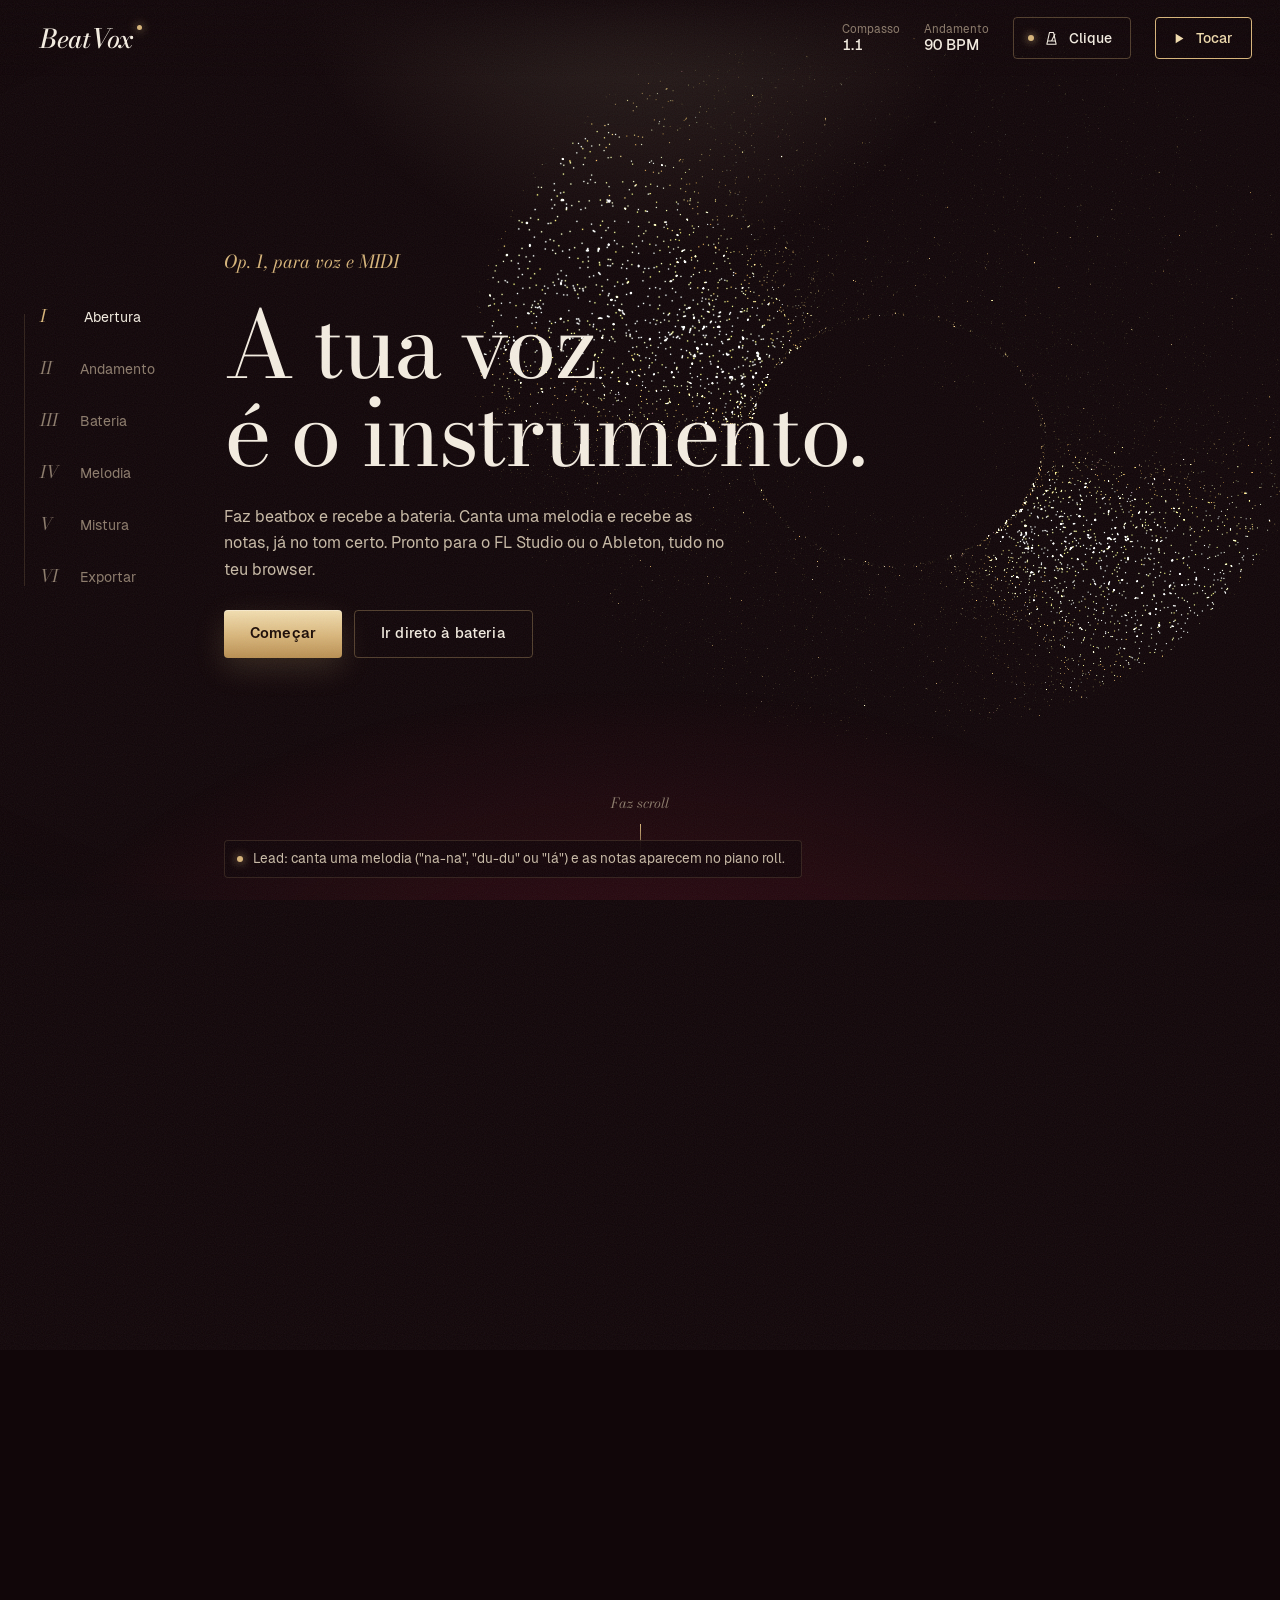
<file: codigo-fonte/index.html>
<!doctype html>
<html lang="pt-PT">
<head>
  <meta charset="utf-8" />
  <meta name="viewport" content="width=device-width, initial-scale=1, viewport-fit=cover" />
  <meta name="color-scheme" content="dark" />
  <title>BeatVox</title>
  <link rel="stylesheet" href="css/fonts.css" />
  <link rel="stylesheet" href="css/style.css" />
</head>
<body>
  <svg width="0" height="0" style="position:absolute" aria-hidden="true">
    <symbol id="i-play" viewBox="0 0 24 24"><path d="M8 5.2v13.6L19 12z" fill="currentColor"/></symbol>
    <symbol id="i-stop" viewBox="0 0 24 24"><rect x="6.5" y="6.5" width="11" height="11" rx="1" fill="currentColor"/></symbol>
    <symbol id="i-metro" viewBox="0 0 24 24"><path d="M9.2 3.5h5.6l3.7 16.5H5.5z" fill="none" stroke="currentColor" stroke-width="1.5" stroke-linejoin="round"/><path d="M7.4 15.5h9.2M12 15.5 16.8 6" stroke="currentColor" stroke-width="1.5" stroke-linecap="round"/></symbol>
    <symbol id="i-open" viewBox="0 0 24 24"><path d="M12 15V4m0 0-4 4m4-4 4 4M5 14v5h14v-5" fill="none" stroke="currentColor" stroke-width="1.5" stroke-linecap="round" stroke-linejoin="round"/></symbol>
    <symbol id="i-img" viewBox="0 0 24 24"><rect x="3.5" y="5" width="17" height="14" rx="1.5" fill="none" stroke="currentColor" stroke-width="1.5"/><path d="m6.5 16 4-4 3 3 2-2 2.5 2.5" fill="none" stroke="currentColor" stroke-width="1.5" stroke-linejoin="round"/></symbol>
    <symbol id="i-x" viewBox="0 0 24 24"><path d="M6.5 6.5l11 11M17.5 6.5l-11 11" stroke="currentColor" stroke-width="1.5" stroke-linecap="round"/></symbol>
    <symbol id="i-mic" viewBox="0 0 24 24"><rect x="9" y="3.5" width="6" height="11" rx="3" fill="none" stroke="currentColor" stroke-width="1.5"/><path d="M6 11.5a6 6 0 0 0 12 0M12 17.5v3" fill="none" stroke="currentColor" stroke-width="1.5" stroke-linecap="round"/></symbol>
    <symbol id="i-file" viewBox="0 0 24 24"><path d="M7 3.5h7l4 4V20a.5.5 0 0 1-.5.5h-10.5A.5.5 0 0 1 6.5 20V4a.5.5 0 0 1 .5-.5z M14 3.5V8h4" fill="none" stroke="currentColor" stroke-width="1.4" stroke-linejoin="round"/><path d="M9.5 16.5v-4l4-1v4" fill="none" stroke="currentColor" stroke-width="1.3"/><circle cx="8.6" cy="16.6" r="1.1" fill="currentColor"/><circle cx="12.6" cy="15.6" r="1.1" fill="currentColor"/></symbol>
  </svg>

  <canvas id="bg" aria-hidden="true"></canvas>
  <div class="atmos" aria-hidden="true"></div>
  <canvas id="eq" aria-hidden="true"></canvas>
  <div class="grain" aria-hidden="true"></div>

  <!-- ============ HUD fixo ============ -->
  <header class="hud">
    <a class="mark" href="#" data-go="0" aria-label="BeatVox, voltar ao início">BeatVox<i aria-hidden="true"></i></a>
    <div class="hud-right">
      <div class="readout"><span class="ro-label">Compasso</span><output id="posOut">1.1</output></div>
      <div class="readout"><span class="ro-label">Andamento</span><span><output id="hudBpm">90</output> BPM</span></div>
      <div class="readout" id="hudKeyWrap" hidden><span class="ro-label">Tom</span><output id="hudKey">Lá menor</output></div>
      <button id="btnClick" class="metro" title="Metrónomo: clique a tocar e a gravar" aria-pressed="true"><i class="dot" aria-hidden="true"></i><svg><use href="#i-metro"/></svg><span>Clique</span></button>
      <button id="btnPlay" class="play" title="Tocar ou parar (Espaço)" disabled><svg><use href="#i-play"/></svg><span>Tocar</span></button>
    </div>
  </header>

  <nav class="rail" aria-label="Movimentos">
    <div class="rail-line"><i id="railFill"></i></div>
    <ol>
      <li><button data-go="0"><b>I</b><span>Abertura</span></button></li>
      <li><button data-go="1"><b>II</b><span>Andamento</span></button></li>
      <li><button data-go="2"><b>III</b><span>Bateria</span></button></li>
      <li><button data-go="3"><b>IV</b><span>Melodia</span></button></li>
      <li><button data-go="4"><b>V</b><span>Mistura</span></button></li>
      <li><button data-go="5"><b>VI</b><span>Exportar</span></button></li>
    </ol>
  </nav>

  <div class="hud-status" role="status" aria-live="polite"><i class="pulse" aria-hidden="true"></i><span id="status">Pronto. Põe auscultadores e começa.</span></div>

  <!-- ============ movimentos (camadas fixas, movidas pelo scroll) ============ -->
  <main class="stage">

    <!-- I Abertura -->
    <section class="step s-intro" data-step="0" aria-label="Abertura">
      <div class="step-inner">
        <div class="intro-copy">
          <p class="kicker" data-depth="0.15">Op. 1, para voz e MIDI</p>
          <h1 class="display" data-depth="0.3">A tua voz<br />é o instrumento.</h1>
          <p class="lede" data-depth="0.6">Faz beatbox e recebe a bateria. Canta uma melodia e recebe as notas, já no tom certo. Pronto para o FL Studio ou o Ableton, tudo no teu browser.</p>
          <div class="actions" data-depth="0.9">
            <button class="btn primary" data-go="1">Começar</button>
            <button class="btn" data-go="2">Ir direto à bateria</button>
          </div>
        </div>
        <div class="scroll-cue" aria-hidden="true"><span>Faz scroll</span><i></i></div>
      </div>
    </section>

    <!-- II Andamento -->
    <section class="step s-tempo" data-step="1" aria-label="Andamento">
      <div class="step-inner">
        <div class="step-head" data-depth="0.2">
          <span class="movement">II</span>
          <h2 class="title">Andamento</h2>
          <p class="sub">Escolhe a velocidade e o tamanho do loop, e confirma que o microfone te ouve bem.</p>
        </div>

        <div class="tempo-core" data-depth="0.5">
          <button class="nudge" data-bpm="-1" aria-label="Diminuir BPM">−</button>
          <div class="bpm-big">
            <input id="bpm" type="number" min="50" max="200" value="90" aria-label="Andamento em BPM" />
            <span>batidas por minuto</span>
          </div>
          <button class="nudge" data-bpm="1" aria-label="Aumentar BPM">+</button>
        </div>
        <div class="tempo-actions" data-depth="0.6">
          <button class="btn" id="btnMetro">Ouvir o clique</button>
          <button class="btn tap" id="btnTap">Marcar o tempo</button>
        </div>

        <div class="tempo-grid" data-depth="0.8">
          <div class="group">
            <span class="g-label">Compassos</span>
            <div class="seg" id="bars"><button data-v="1">1</button><button data-v="2">2</button><button data-v="4">4</button></div>
          </div>
          <div class="group">
            <span class="g-label">Grelha</span>
            <div class="seg" id="grid"><button data-v="8">1/8</button><button data-v="16">1/16</button><button data-v="32">1/32</button></div>
          </div>
          <div class="group">
            <span class="g-label">Monitor</span>
            <div class="toggles">
              <label class="switch"><input type="checkbox" id="metronome" checked /><i></i>Clique</label>
              <label class="switch"><input type="checkbox" id="headphones" checked /><i></i>Auscultadores</label>
            </div>
          </div>
          <div class="group mic">
            <span class="g-label">Microfone</span>
            <div class="mic-row">
              <div class="select"><select id="micSel" aria-label="Microfone"><option value="">Microfone predefinido</option></select></div>
              <button class="btn small" id="btnMicTest"><svg><use href="#i-mic"/></svg><span>Testar</span></button>
            </div>
            <div class="meter" aria-hidden="true"><i id="micMeter"></i></div>
            <span class="hint" id="micHint">Testa e fala ou faz beatbox: a barra deve chegar a meio.</span>
          </div>
          <div class="group latency">
            <span class="g-label">Latência</span>
            <div class="lat-row">
              <div class="knob-wrap">
                <input type="range" id="lat" min="-100" max="400" value="0" data-knob data-color="gold" aria-label="Latência" />
                <output id="latOut" class="chip">auto</output>
              </div>
              <div class="lat-actions">
                <button id="btnCal" class="btn small">Calibrar</button>
                <button id="btnLatAuto" class="btn small ghost">Automática</button>
              </div>
            </div>
          </div>
        </div>
        <button class="btn primary next" data-go="2" data-depth="1">Seguinte: gravar a bateria</button>
      </div>
    </section>

    <!-- III Bateria -->
    <section class="step s-studio s-drums" data-step="2" aria-label="Bateria">
      <div class="step-inner studio-layout">
        <aside class="panel" data-depth="0.4">
          <span class="movement">III</span>
          <h2 class="title">Bateria</h2>
          <p class="sub">Faz beatbox depois da contagem.</p>
          <ul class="vocab">
            <li><i style="--c: var(--kick)"></i><span><b>bum</b> bombo</span></li>
            <li><i style="--c: var(--snare)"></i><span><b>pf</b> ou <b>ka</b> tarola</span></li>
            <li><i style="--c: var(--hat)"></i><span><b>ts</b> hi-hat</span></li>
          </ul>
          <button id="btnRec" class="rec" title="Gravar (R)"><span class="rec-ring" aria-hidden="true"></span><span class="rec-core" aria-hidden="true"></span><span class="rec-label">Gravar</span></button>
          <button id="btnOpen" class="btn small"><svg><use href="#i-open"/></svg>Abrir áudio</button>
          <section class="mini sound-card">
            <div class="field"><label for="kitSel">Kit</label><div class="select"><select id="kitSel"></select></div></div>
            <button id="btnLib" class="btn small ghost lib-btn"><svg><use href="#i-file"/></svg>Biblioteca de sons<span id="kitHint" class="lib-own"></span></button>
          </section>
          <section id="trainCard" class="mini">
            <p class="hint" id="trainState">A comparar os teus sons entre si: o mais grave é o bombo, o mais agudo o hi-hat.</p>
            <button id="btnTrain" class="btn small ghost">Treinar com a minha voz</button>
          </section>
          <button class="btn primary next" data-go="3">Seguinte: melodia</button>
        </aside>
        <div class="studio-slot" data-slot="2"></div>
      </div>
    </section>

    <!-- IV Melodia -->
    <section class="step s-studio s-lead" data-step="3" aria-label="Melodia">
      <div class="step-inner studio-layout">
        <aside class="panel" data-depth="0.4">
          <span class="movement">IV</span>
          <h2 class="title">Melodia</h2>
          <p class="sub">Canta com vogais longas: lá, na-na, du-du.</p>
          <button id="btnRecLead" class="rec" title="Gravar (R)"><span class="rec-ring" aria-hidden="true"></span><span class="rec-core" aria-hidden="true"></span><span class="rec-label">Gravar</span></button>
          <button id="btnOpenLead" class="btn small"><svg><use href="#i-open"/></svg>Abrir áudio</button>
          <label class="switch"><input type="checkbox" id="overBeat" /><i></i>Ouvir o beat enquanto canto</label>
          <p class="hint" id="overBeatHint">Grava primeiro a bateria para cantares por cima dela.</p>
          <section id="fxCard" class="fx-card">
            <div class="fx-head">
              <span class="g-label">Efeitos da voz</span>
              <label class="switch" title="Ligar ou desligar todos"><input type="checkbox" id="fxAll" /><i></i></label>
            </div>
            <div class="fx-grid" id="fxGrid"></div>
            <p class="hint" id="fxHint"></p>
            <button id="btnVoiceCal" class="btn small ghost">Calibrar a voz</button>
          </section>
          <section id="leadCard" class="lead-fields">
            <div class="field"><label for="keySel">Tom</label><div class="select"><select id="keySel"></select></div></div>
            <div class="field"><label for="scaleSel">Escala</label><div class="select"><select id="scaleSel"></select></div></div>
            <p class="hint" id="keyInfo">O tom é detetado depois de gravares.</p>
            <div class="field">
              <span class="flabel">Oitava</span>
              <div class="stepper"><button data-oct="-1" aria-label="Oitava abaixo">−</button><output id="octOut">0</output><button data-oct="1" aria-label="Oitava acima">+</button></div>
            </div>
            <div class="field"><label for="presetSel">Som</label><div class="select"><select id="presetSel"></select></div></div>
            <button id="btnLibLead" class="btn small ghost">Usar um sample teu</button>
          </section>
          <button class="btn primary next" data-go="4">Seguinte: mistura</button>
        </aside>
        <div class="studio-slot" data-slot="3"></div>
      </div>
    </section>

    <!-- V Mistura: palco 3D -->
    <section class="step s-mix" data-step="4" aria-label="Mistura">
      <canvas id="stage3d" tabindex="0" aria-label="Palco 3D da mistura: cada camada é uma dimensão do som. Setas: escolher som ou efeito."></canvas>
      <div class="step-inner mix-layout">
        <header class="mix-head" data-depth="0.3">
          <span class="movement">V</span>
          <h2 class="title">Mistura</h2>
          <p class="sub">Cada camada é uma dimensão do som, dos graves (em baixo) aos agudos (em cima). Arrasta um som para os lados (pan) ou para a frente (mais alto). Clica num som, num efeito ou numa ligação para o ajustar; puxa o <b>+</b> de um som até um efeito para o ligar.</p>
        </header>
        <aside class="panel mix-insp" id="mixInsp" data-depth="0.5" aria-label="Ajustes" hidden></aside>
        <div class="mix-bar" data-depth="0.6">
          <div class="fx-add">
            <button class="btn small" id="btnAddFx" aria-haspopup="menu" aria-expanded="false" title="Acrescentar um efeito ao palco">+ Efeito</button>
            <div class="fx-menu" id="fxMenu" role="menu" aria-label="Efeitos" hidden></div>
          </div>
          <div class="group">
            <span class="g-label">Vista</span>
            <div class="seg" id="viewSeg"><button data-v="free" class="on" title="Livre: arrasta para rodar">Livre</button><button data-v="front" title="De frente: pan × frequência">Frente</button><button data-v="top" title="De cima: pan × volume">Cima</button></div>
          </div>
          <div class="group">
            <span class="g-label">Dimensões</span>
            <div class="seg" id="dimsSeg"><button data-v="3">3</button><button data-v="6">6</button></div>
          </div>
          <label class="switch" title="Um baixo 808 que toca com o bombo, no tom da melodia"><input type="checkbox" id="bassOn" /><i></i>Baixo 808</label>
          <label class="switch"><input type="checkbox" id="autoRot" checked /><i></i>Rodar</label>
          <div class="zoom-btns">
            <button class="icon-btn" id="zoomIn" title="Aproximar" aria-label="Aproximar">+</button>
            <button class="icon-btn" id="zoomOut" title="Afastar" aria-label="Afastar">−</button>
          </div>
          <button class="btn small ghost" id="btnMixReset" title="Volumes, pan, EQ, sons e efeitos voltam ao início">Repor</button>
        </div>
        <button class="btn primary next mix-next" data-go="5">Seguinte: exportar</button>
      </div>
    </section>

    <!-- VI Exportar -->
    <section class="step s-export" data-step="5" aria-label="Exportar">
      <div class="step-inner">
        <div class="step-head" data-depth="0.2">
          <span class="movement">VI</span>
          <h2 class="title big">O teu disco está pronto.</h2>
        </div>
        <div class="press">
          <figure class="cover" data-depth="0.5">
            <canvas id="cover" width="1120" height="1120" aria-label="Capa do teu beat"></canvas>
            <button id="btnCoverPlay" class="cover-play" title="Ouvir (Espaço)" aria-label="Ouvir"><svg><use href="#i-play"/></svg></button>
            <figcaption class="cover-cap">
              <span><output id="sumDrums">0</output> notas de bateria</span>
              <span><output id="sumLead">0</output> de melodia</span>
              <span><output id="sumBpm">90</output> BPM</span>
              <span id="sumKeyWrap"><output id="sumKey">—</output></span>
            </figcaption>
          </figure>
          <div class="press-side" data-depth="0.8">
            <div class="press-opts">
              <label class="name-field"><span class="g-label">Nome</span><input id="projName" type="text" maxlength="40" spellcheck="false" placeholder="Sem título" autocomplete="off" /></label>
              <div class="group">
                <span class="g-label">Repetições do loop</span>
                <div class="seg" id="loopsSeg"><button data-v="1">1×</button><button data-v="2">2×</button><button data-v="4">4×</button><button data-v="8">8×</button></div>
              </div>
            </div>
            <ul class="out-list">
              <li>
                <div class="out-txt"><b>MIDI</b><span>Notas editáveis para o FL Studio, Ableton ou Logic. Bateria em General MIDI no canal 10.</span></div>
                <div class="out-btns">
                  <button id="btnMidiAll" class="btn small" disabled>Completo</button>
                  <button id="btnMidiDrums" class="btn small ghost" disabled>Bateria</button>
                  <button id="btnMidiLead" class="btn small ghost" disabled>Melodia</button>
                </div>
              </li>
              <li>
                <div class="out-txt"><b>Áudio WAV</b><span>O beat já tocado (44,1 kHz, 24 bits), com a duração exata do loop: começa no tempo 1 e dá a volta sem costura no DAW. Stems: cada parte em separado, todas alinhadas.</span></div>
                <div class="out-btns">
                  <button id="btnWav" class="btn small" disabled>Mistura</button>
                  <button id="btnStems" class="btn small ghost" disabled>Stems</button>
                </div>
              </li>
              <li>
                <div class="out-txt"><b>Capa</b><span>Imagem quadrada para partilhar.</span></div>
                <div class="out-btns"><button id="btnCover" class="btn small ghost">PNG</button></div>
              </li>
              <li>
                <div class="out-txt"><b>Projeto</b><span>Guarda as notas e definições para continuar depois (a gravação da voz não vai no ficheiro).</span></div>
                <div class="out-btns">
                  <button id="btnSaveProj" class="btn small ghost" disabled>Guardar</button>
                  <button id="btnOpenProj" class="btn small ghost">Abrir</button>
                </div>
              </li>
            </ul>
            <button id="btnAll" class="btn primary wide" disabled title="MIDI, WAV, stems, capa e projeto num só zip"><svg><use href="#i-file"/></svg>Descarregar tudo (.zip)</button>
          </div>
        </div>
      </div>
    </section>
  </main>

  <!-- estúdio partilhado: muda entre os movimentos Bateria e Melodia -->
  <div class="studio" id="studio">
    <div class="arrange">
      <div class="heads" id="heads"></div>
      <div class="scroller" id="scroller"><canvas id="canvas"></canvas></div>
      <div class="empty" id="empty">
        <div id="emptyDrums">
          <h3>A grelha está vazia</h3>
          <p>Carrega em <b>Gravar</b> e faz beatbox, ou clica nas células para desenhar notas.</p>
        </div>
        <div id="emptyLead" hidden>
          <h3>O piano roll está vazio</h3>
          <p>Carrega em <b>Gravar</b> e canta, ou clica para criar notas. Arrasta para mover, puxa a ponta direita para alongar.</p>
        </div>
      </div>
    </div>
    <div class="studio-bar">
      <div class="knob-wrap inline">
        <input type="range" id="sens" min="0" max="100" value="50" data-knob data-color="gold" aria-label="Sensibilidade" />
        <div><span class="k-label">Sensibilidade</span><output id="sensOut" class="chip">50%</output></div>
      </div>
      <div class="stats-wrap" id="statsCard" hidden>
        <span class="stats-title" id="statsTitle">O teu timing</span>
        <div class="stats" id="stats"></div>
      </div>
      <div class="bar-actions">
        <label class="switch"><input type="checkbox" id="withVoice" /><i></i>Ouvir a voz</label>
        <button id="btnPng" class="icon-btn" disabled title="Guardar imagem da grelha" aria-label="Guardar imagem da grelha"><svg><use href="#i-img"/></svg></button>
        <button id="btnClear" class="icon-btn" title="Limpar esta pista" aria-label="Limpar esta pista"><svg><use href="#i-x"/></svg></button>
      </div>
    </div>
  </div>

  <div id="track" aria-hidden="true"></div>
  <input type="file" id="fileIn" accept="audio/*,.wav,.mp3,.m4a,.ogg,.webm" hidden />
  <input type="file" id="projIn" accept=".json,.beatvox,application/json" hidden />

  <div class="overlay" id="overlay" hidden>
    <div class="count">
      <div class="big" id="ovBig">1</div>
      <div class="sub" id="ovSub">Contagem</div>
      <div class="bar"><div id="ovBar"></div></div>
      <div class="ov-meter" aria-hidden="true"><span>Microfone</span><div class="meter"><i id="ovMeter"></i></div></div>
    </div>
  </div>

  <dialog id="trainDlg">
    <form method="dialog" class="dlg">
      <header>
        <h3>Treinar com a minha voz</h3>
        <button class="icon-btn" value="close" aria-label="Fechar"><svg><use href="#i-x"/></svg></button>
      </header>
      <p class="hint">Para cada peça, carrega em <b>Gravar exemplos</b> e faz o som em cada clique (2 compassos a 90 BPM). Precisas de pelo menos 2 peças treinadas.</p>
      <div id="trainRows"></div>
      <footer>
        <button type="button" class="btn small ghost" id="btnTrainReset">Voltar à deteção automática</button>
        <button class="btn small primary" value="close">Feito</button>
      </footer>
    </form>
  </dialog>

  <dialog id="libDlg" aria-labelledby="libTitle">
    <form method="dialog" class="dlg lib">
      <header>
        <h3 id="libTitle">Biblioteca de sons</h3>
        <button class="icon-btn" value="close" aria-label="Fechar"><svg><use href="#i-x"/></svg></button>
      </header>
      <div class="lib-drop" id="libDrop">
        <p><b>Arrasta para aqui samples ou uma pasta inteira</b> (WAV, MP3, AIFF, OGG, FLAC). Pelo nome (kick, snare, hat, clap, 808…) cada som vai logo para o sítio certo.</p>
        <div class="lib-btns">
          <button type="button" class="btn small" id="btnLibFiles">Escolher ficheiros</button>
          <button type="button" class="btn small ghost" id="btnLibFolder">Escolher pasta</button>
        </div>
        <p class="hint" id="libState"></p>
      </div>
      <div id="libRows"></div>
      <details class="lib-all" id="libAll">
        <summary>Todos os samples (<span id="libCount">0</span>)</summary>
        <div id="libItems"></div>
      </details>
      <footer>
        <button type="button" class="btn small ghost" id="btnLibClear">Apagar a biblioteca</button>
        <button class="btn small primary" value="close">Feito</button>
      </footer>
    </form>
  </dialog>
  <input type="file" id="libIn" accept="audio/*,.wav,.aif,.aiff,.mp3,.m4a,.ogg,.flac" multiple hidden />
  <input type="file" id="libDirIn" webkitdirectory multiple hidden />

  <dialog id="calDlg">
    <form method="dialog" class="dlg">
      <header>
        <h3>Calibrar a voz</h3>
        <button class="icon-btn" value="close" aria-label="Fechar"><svg><use href="#i-x"/></svg></button>
      </header>
      <p class="hint">Cada take tem um compasso a 90 BPM, depois da contagem. Canta sempre na mesma nota e sem parar. Com as 5 takes, os efeitos passam a comparar-te contigo próprio: o teu "rasgado", o teu "com ar", as tuas vogais.</p>
      <div id="calRows"></div>
      <footer>
        <button type="button" class="btn small ghost" id="btnCalReset">Voltar aos valores médios</button>
        <button class="btn small primary" value="close">Feito</button>
      </footer>
    </form>
  </dialog>

  <script src="js/dsp.js"></script>
  <script src="js/classifier.js"></script>
  <script src="js/pitch.js"></script>
  <script src="js/voicefx.js"></script>
  <script src="js/midi.js"></script>
  <script src="js/mixer.js"></script>
  <script src="js/sounds.js"></script>
  <script src="js/audio.js"></script>
  <script src="js/zip.js"></script>
  <script src="js/knob.js"></script>
  <script src="js/scene.js"></script>
  <script src="js/eq3d.js"></script>
  <script src="js/stage3d.js"></script>
  <script src="js/flow.js"></script>
  <script src="js/app.js"></script>
</body>
</html>
</file>
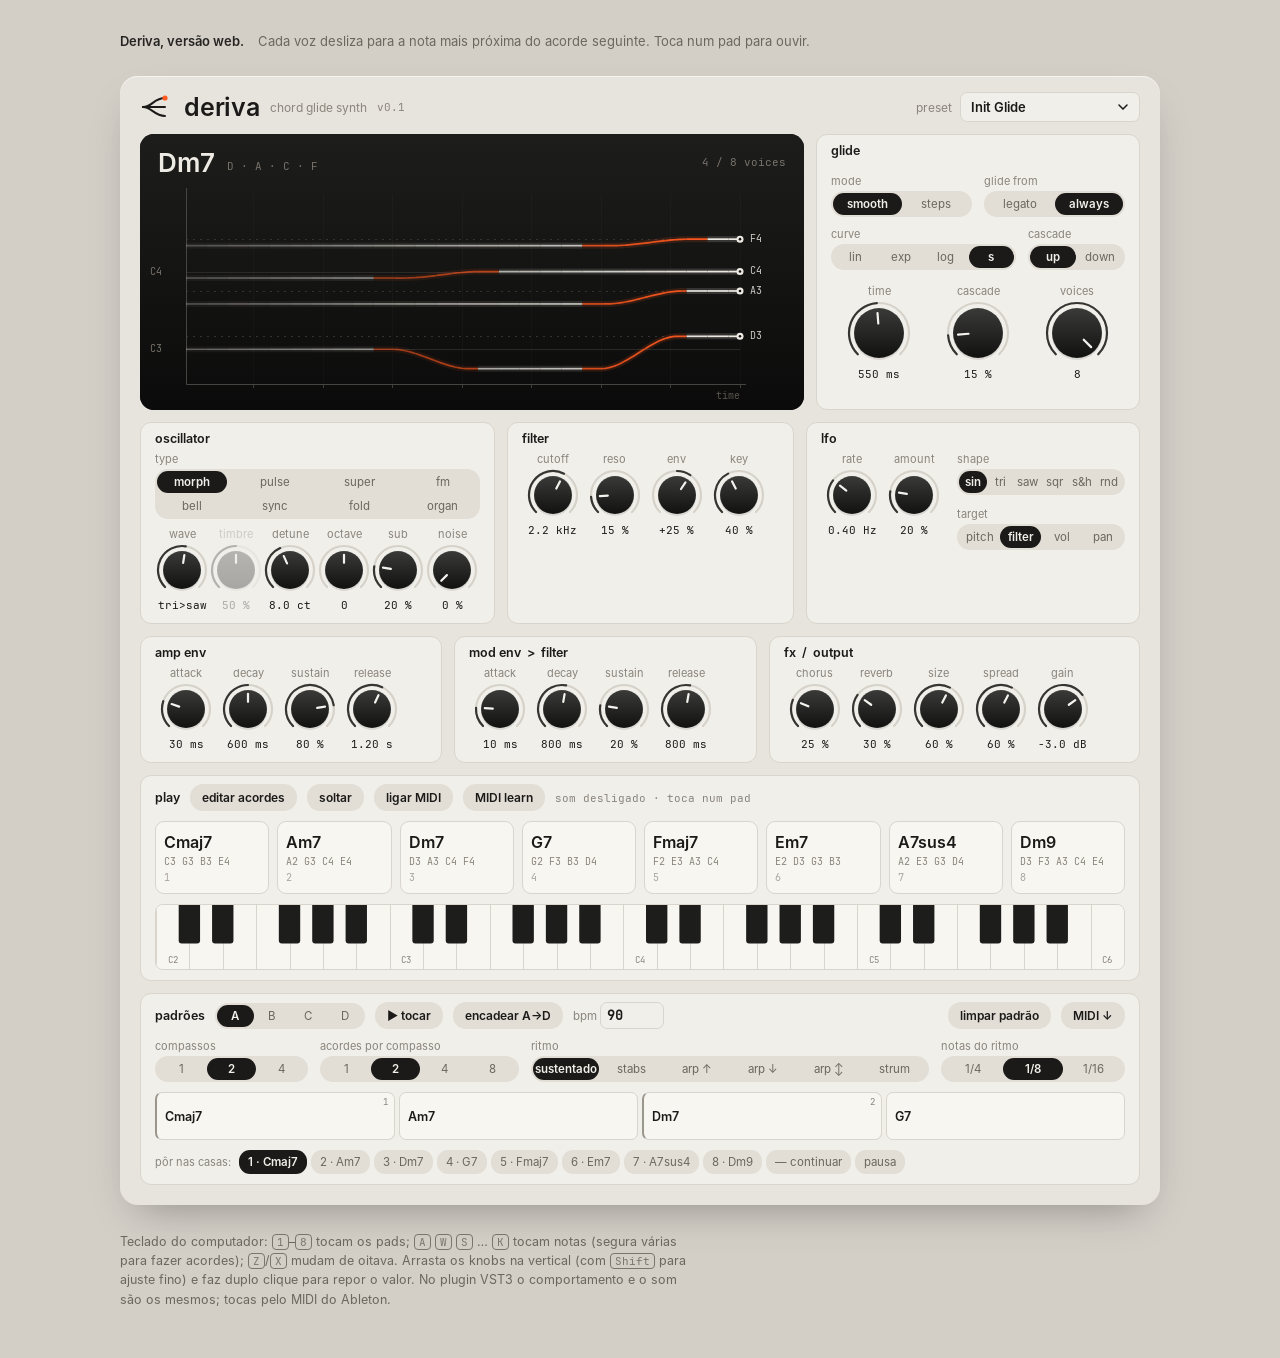
<file: deriva/index.html>
<!doctype html>
<html lang="pt-PT">
<head>
<meta charset="utf-8">
<meta name="viewport" content="width=device-width, initial-scale=1, viewport-fit=cover">
<title>Deriva</title>
<meta name="claude:viewport-fit-sides" content="cover">
<link rel="stylesheet" href="fonts/fonts.css">
<style>
/* layout: one instrument ("the device") centred on a quiet page; the device mirrors the VST3 UI 1:1 */
:root {
  --page: #d3cfc7; --page-ink: #262421; --page-dim: #6b675f;
  --dev: #e7e4dd; --panel: #f1efea; --edge: #d9d5cc; --ink: #1b1a18; --dim: #8a857c; --seg: #e2ded6;
  --knob: #1d1d1c; --tick: #f4f2ed; --track: #d6d2c9; --accent: #ff5a1f; --accent-ink: #c73d0b;
  --screen: #121211; --grid: #2a2927; --stext: #77726a; --line: #eeebe4;
  --f-sans: "Inter", "Segoe UI", system-ui, -apple-system, sans-serif;
  --f-mono: "JetBrains Mono", ui-monospace, "SFMono-Regular", Menlo, Consolas, monospace;
}
@media (prefers-color-scheme: dark) {
  :root:not([data-theme="light"]) { --page: #0e0e0d; --page-ink: #e9e6df; --page-dim: #8f8a81; color-scheme: dark; }
}
:root[data-theme="dark"] { --page: #0e0e0d; --page-ink: #e9e6df; --page-dim: #8f8a81; color-scheme: dark; }

* { box-sizing: border-box; }
[hidden] { display: none !important; }
html, body { background: var(--page); color: var(--page-ink); }
body {
  font-family: var(--f-sans); margin: 0;
  padding-left: max(16px, env(safe-area-inset-left, 0px));
  padding-right: max(16px, env(safe-area-inset-right, 0px));
  padding-block: 20px 36px;
}
.wrap { max-width: 1040px; margin: 0 auto; display: grid; gap: 14px; }
.intro { display: flex; flex-wrap: wrap; align-items: baseline; gap: 6px 14px; color: var(--page-dim); font-size: 13px; }
.intro strong { color: var(--page-ink); font-weight: 600; }

.device {
  background: var(--dev); color: var(--ink); border-radius: 18px; padding: 16px 20px 20px;
  box-shadow: 0 1px 0 rgba(255,255,255,.6) inset, 0 18px 40px -18px rgba(0,0,0,.35);
  display: grid; gap: 12px; min-width: 0;
}
.head { display: flex; align-items: center; gap: 12px; flex-wrap: wrap; }
.brand { display: flex; align-items: center; gap: 10px; }
.brand svg { flex: none; }
.word { font-weight: 600; font-size: 25px; letter-spacing: -0.01em; }
.sub { color: var(--dim); font-size: 12px; }
.ver { color: var(--dim); font: 10.5px var(--f-mono); }
.spacer { flex: 1; }
.preset { display: flex; align-items: center; gap: 8px; color: var(--dim); font-size: 12px; }
select {
  font: 600 13px var(--f-sans); color: var(--ink); background: var(--panel); border: 1px solid var(--edge);
  border-radius: 7px; padding: 6px 30px 6px 10px; appearance: none; min-width: 180px;
  background-image: url("data:image/svg+xml,%3Csvg xmlns='http://www.w3.org/2000/svg' width='10' height='6'%3E%3Cpath d='M1 1l4 4 4-4' fill='none' stroke='%231b1a18' stroke-width='1.5' stroke-linecap='round'/%3E%3C/svg%3E");
  background-repeat: no-repeat; background-position: right 11px center; cursor: pointer;
}
select:focus-visible, button:focus-visible, .knob:focus-visible, .seg button:focus-visible { outline: 2px solid var(--accent); outline-offset: 2px; }

.row { display: grid; gap: 12px; min-width: 0; }
.top { grid-template-columns: minmax(0, 1fr) 324px; }
.r2 { grid-template-columns: 340fr 276fr 320fr; }
.r3 { grid-template-columns: 290fr 290fr 356fr; }

.panel { background: var(--panel); border: 1px solid var(--edge); border-radius: 11px; padding: 8px 14px 10px; min-width: 0; }
.panel h2 { margin: 0 0 6px; font-size: 12.5px; font-weight: 600; color: var(--ink); letter-spacing: 0; }
.knobs { display: flex; flex-wrap: wrap; gap: 0; }
.cell { width: 62px; display: flex; flex-direction: column; align-items: center; gap: 2px; user-select: none; }
.cell.big { width: 96px; }
.cell .lab { font-size: 11px; color: var(--dim); height: 15px; line-height: 15px; }
.cell .val { font: 10.5px var(--f-mono); color: var(--ink); height: 15px; line-height: 15px; white-space: nowrap; font-variant-numeric: tabular-nums; }
.cell.hot .val { color: var(--accent-ink); }
.knob { touch-action: none; cursor: ns-resize; border-radius: 50%; display: block; }
.knob .arc { stroke: var(--ink); opacity: .85; }
.cell.hot .knob .arc { stroke: var(--accent); opacity: 1; }
.cell.hot .knob .ind { stroke: var(--accent); }

.seg-wrap { display: grid; gap: 3px; min-width: 0; }
.seg-wrap .cap { font-size: 11px; color: var(--dim); }
.seg { display: flex; background: var(--seg); border-radius: 13px; padding: 2px; height: 26px; }
.seg button {
  flex: 1; min-width: 0; border: 0; background: transparent; border-radius: 11px; font: 11.5px var(--f-sans);
  color: #6b675f; cursor: pointer; padding: 0 2px; white-space: nowrap;
}
.seg button:hover { background: var(--panel); }
.seg button[aria-pressed="true"] { background: var(--ink); color: var(--panel); font-weight: 600; }

.glide { display: grid; gap: 10px; align-content: start; }
.glide .pair { display: grid; grid-template-columns: 1fr 1fr; gap: 12px; }
.glide .pair.wide { grid-template-columns: 186fr 98fr; }
.glide .knobs { justify-content: space-between; padding-top: 4px; }

.lfo-body { display: flex; gap: 12px; flex-wrap: wrap; align-items: flex-start; }
.lfo-body .segs { flex: 1; min-width: 150px; display: grid; gap: 12px; }

.screen { position: relative; min-width: 0; height: 276px; border-radius: 14px; overflow: hidden; background: var(--screen); }
.screen canvas { width: 100%; height: 100%; display: block; }

.play { display: grid; gap: 10px; }
.play-head { display: flex; align-items: center; gap: 10px; flex-wrap: wrap; }
.play-head h2 { margin: 0; }
.hint { color: var(--dim); font-size: 11.5px; }
.pads { display: grid; grid-template-columns: repeat(8, minmax(0, 1fr)); gap: 8px; }
.pad {
  border: 1px solid var(--edge); background: #f8f6f1; border-radius: 9px; padding: 10px 8px 9px; text-align: left;
  cursor: pointer; display: grid; gap: 3px; color: var(--ink); font-family: var(--f-sans); min-width: 0;
  transition: background .12s, border-color .12s;
}
.pad:hover { border-color: var(--faint, #c2bdb3); }
.pad .cn { font-weight: 600; font-size: 16px; }
.pad .nn { font: 9.5px var(--f-mono); color: var(--dim); white-space: nowrap; overflow: hidden; text-overflow: ellipsis; }
.pad .kk { font: 9.5px var(--f-mono); color: var(--dim); opacity: .7; }
.pad.on { background: var(--ink); border-color: var(--ink); color: var(--panel); }
.pad.on .nn, .pad.on .kk { color: #b9b4aa; }
.pad.on .cn::after { content: ""; display: inline-block; width: 6px; height: 6px; border-radius: 50%; background: var(--accent); margin-left: 7px; vertical-align: 3px; }
.btn {
  font: 600 12px var(--f-sans); color: var(--ink); background: var(--seg); border: 0; border-radius: 13px;
  padding: 6px 12px; cursor: pointer; white-space: nowrap;
}
.btn:hover { background: #d9d5cc; }
.btn[aria-pressed="true"] { background: var(--ink); color: var(--panel); }
.status { font: 10.5px var(--f-mono); color: var(--dim); }
.piano-wrap { border-radius: 8px; overflow: hidden; border: 1px solid var(--edge); height: 66px; background: #f8f6f1; }
#piano { width: 100%; height: 100%; display: block; touch-action: none; cursor: pointer; }

.help { color: var(--page-dim); font-size: 12.5px; line-height: 1.55; max-width: 72ch; }
.help kbd { font: 11px var(--f-mono); border: 1px solid currentColor; border-radius: 4px; padding: 0 4px; opacity: .85; }

/* Estúdio (inside the studio iframe) */
html.in-studio body { padding-block: 10px 28px; }
.in-studio .intro, .in-studio .help, .in-studio #midi { display: none; }
.in-studio .device > .track { order: 1; }
.in-studio .device > .play { order: 2; }
.in-studio .device > .r2, .in-studio .device > .r3 { order: 3; }
.track { display: grid; gap: 8px; }
.track-wrap { height: 150px; border: 1px solid var(--edge); border-radius: 8px; overflow: hidden; background: #f8f6f1; }
#trackCanvas { width: 100%; height: 100%; display: block; }
.qseg { width: 200px; flex: none; }
.cell, .seg-wrap { position: relative; }
.cc { position: absolute; top: -1px; right: 1px; font: 8.5px var(--f-mono); color: var(--accent-ink); pointer-events: none; }
.learning .cell, .learning .seg-wrap { outline: 1px dashed #b5afa4; outline-offset: 2px; border-radius: 8px; cursor: pointer; }
.learning .knob { cursor: pointer; }
.learning .armed { outline: 2px solid var(--accent); }

/* oscillator types */
.osc-body { display: grid; gap: 8px; }
.seg.wrap { display: grid; grid-template-columns: repeat(4, minmax(0, 1fr)); height: auto; row-gap: 2px; width: 100%; justify-self: stretch; }
.osc-body > .seg-wrap { width: 100%; }
.seg.wrap button { height: 22px; }
.osc-body .cell { width: 54px; }
.cell.off { opacity: .32; }

/* chord editor */
.pad.sel { outline: 2px solid var(--accent); outline-offset: 1px; }
.chord-ed { display: grid; gap: 10px; padding: 12px; border: 1px solid var(--edge); border-radius: 9px; background: #f8f6f1; }
.ed-row { display: grid; grid-template-columns: 70px minmax(0, 1fr); align-items: center; gap: 10px; }
.ed-row > .cap, .ed-3 .cap { font-size: 11px; color: var(--dim); }
.ed-3 { display: grid; grid-template-columns: 1fr 1.4fr 1fr; gap: 12px; }
.ed-3 > div { display: grid; gap: 3px; }
.chips { display: flex; flex-wrap: wrap; gap: 4px; }
.chip { border: 0; border-radius: 11px; background: var(--seg); font: 11.5px var(--f-sans); color: #6b675f; height: 24px; padding: 0 9px; cursor: pointer; white-space: nowrap; }
.chip:hover { background: #d9d5cc; }
.chip[aria-pressed="true"] { background: var(--ink); color: var(--panel); font-weight: 600; }
.ed-key { display: flex; flex-wrap: wrap; align-items: center; gap: 8px; padding-top: 8px; border-top: 1px solid var(--edge); }
.ed-key .cap { font-size: 11px; color: var(--dim); }
.ed-key .seg { width: 150px; }
.mini-sel { min-width: 0; font-size: 12px; padding: 4px 26px 4px 8px; background-position: right 9px center; }

/* patterns */
.patterns { display: grid; gap: 10px; }
.pat-opts { display: grid; grid-template-columns: 1fr 1.3fr 2.6fr 1.2fr; gap: 12px; }
.pat-grid { display: grid; gap: 4px; }
.pcell {
  position: relative; height: 48px; min-width: 0; border: 1px solid var(--edge); border-radius: 7px; background: #f8f6f1; cursor: pointer;
  font: 600 12.5px var(--f-sans); color: var(--ink); text-align: left; padding: 0 8px; white-space: nowrap; overflow: hidden; text-overflow: ellipsis;
}
.pcell:hover { border-color: #b5afa4; }
.pcell.bar1 { border-left: 2px solid #9b968c; }
.pcell.rest { background: transparent; border-style: dashed; color: var(--dim); font-weight: 400; }
.pcell.tie { color: var(--dim); font-weight: 400; background: #f1efea; }
.pcell.now { box-shadow: inset 0 -3px 0 var(--accent); }
.pcell .bn { position: absolute; top: 3px; right: 6px; font: 9px var(--f-mono); color: var(--dim); font-weight: 400; }
.brush { display: flex; flex-wrap: wrap; align-items: center; gap: 4px; }
.brush .cap { font-size: 11px; color: var(--dim); margin-right: 4px; }
.bpm-in { width: 64px; font: 600 13px var(--f-mono); color: var(--ink); background: var(--panel); border: 1px solid var(--edge); border-radius: 7px; padding: 4px 6px; }
.in-studio .bpm-box { display: none; }
.in-studio .device > .patterns { order: 2; }

@media (max-width: 900px) {
  .pat-opts { grid-template-columns: 1fr 1fr; }
  .ed-3 { grid-template-columns: 1fr; }
  .top { grid-template-columns: 1fr; }
  .r2, .r3 { grid-template-columns: 1fr 1fr; }
  .r2 > :last-child, .r3 > :last-child { grid-column: 1 / -1; }
  .pads { grid-template-columns: repeat(4, minmax(0, 1fr)); }
}
@media (max-width: 600px) {
  .device { padding: 12px; border-radius: 14px; }
  .r2, .r3 { grid-template-columns: 1fr; }
  .screen { height: 230px; }
  .glide .knobs { justify-content: flex-start; gap: 4px; }
  .cell.big { width: 84px; }
  select { min-width: 150px; }
  .cell { width: 58px; }
  .device > .play { order: 2; }
  .device > .r2, .device > .r3 { order: 3; }
}
@media (prefers-reduced-motion: reduce) { .pad { transition: none; } }
</style>
</head>
<body>


<div class="wrap">
  <p class="intro"><strong>Deriva, versão web.</strong> <span>Cada voz desliza para a nota mais próxima do acorde seguinte. Toca num pad para ouvir.</span></p>

  <main class="device" aria-label="Deriva synthesizer">
    <div class="head">
      <div class="brand">
        <svg width="34" height="30" viewBox="0 0 34 30" aria-hidden="true">
          <g fill="none" stroke="#1b1a18" stroke-width="2" stroke-linecap="round">
            <path d="M3 15 C12 15 14 6 25 6"/><path d="M3 15 C12 15 14 15 25 15"/><path d="M3 15 C12 15 14 24 25 24"/>
          </g>
          <circle cx="25" cy="6" r="2.6" fill="#ff5a1f"/>
        </svg>
        <span class="word">deriva</span>
        <span class="sub">chord glide synth</span>
        <span class="ver">v0.1</span>
      </div>
      <div class="spacer"></div>
      <label class="preset" for="preset">preset <select id="preset"></select></label>
    </div>

    <div class="row top">
      <div class="screen"><canvas id="screen" aria-label="Voices gliding between chords"></canvas></div>
      <section class="panel glide" aria-label="glide">
        <h2>glide</h2>
        <div class="pair"><div data-seg="glideMode" data-cap="mode"></div><div data-seg="glideFrom" data-cap="glide from"></div></div>
        <div class="pair wide"><div data-seg="glideCurve" data-cap="curve"></div><div data-seg="cascadeDir" data-cap="cascade"></div></div>
        <div class="knobs"><div data-knob="glideTime" data-big></div><div data-knob="cascade" data-big></div><div data-knob="voices" data-big></div></div>
      </section>
    </div>

    <section class="panel track" id="track" hidden aria-label="faixa de acordes">
      <div class="play-head">
        <h2>faixa de acordes</h2>
        <span class="hint" id="trackHint">liga o REC no topo e toca com o beat a correr</span>
        <div class="spacer"></div>
        <div class="seg qseg" id="quant" role="group" aria-label="quantização"><button type="button" data-q="0">livre</button><button type="button" data-q="0.25">1/16</button><button type="button" data-q="0.5">1/8</button><button type="button" data-q="1">1/4</button></div>
        <button class="btn" id="undo">desfazer</button>
        <button class="btn" id="clearSeq">limpar</button>
        <button class="btn" id="exportMid">MIDI ↓</button>
      </div>
      <div class="track-wrap"><canvas id="trackCanvas" aria-label="Faixa de acordes gravada"></canvas></div>
    </section>

    <div class="row r2">
      <section class="panel"><h2>oscillator</h2><div class="osc-body">
        <div data-seg="osc" data-cap="type" data-wrap></div>
        <div class="knobs"><div data-knob="wave"></div><div data-knob="timbre"></div><div data-knob="detune"></div><div data-knob="octave" data-bipolar></div><div data-knob="sub"></div><div data-knob="noise"></div></div>
      </div></section>
      <section class="panel"><h2>filter</h2><div class="knobs">
        <div data-knob="cutoff"></div><div data-knob="resonance"></div><div data-knob="filterEnv" data-bipolar></div><div data-knob="keyTrack"></div>
      </div></section>
      <section class="panel"><h2>lfo</h2><div class="lfo-body">
        <div class="knobs"><div data-knob="lfoRate"></div><div data-knob="lfoAmount"></div></div>
        <div class="segs"><div data-seg="lfoShape" data-cap="shape"></div><div data-seg="lfoTarget" data-cap="target"></div></div>
      </div></section>
    </div>

    <div class="row r3">
      <section class="panel"><h2>amp env</h2><div class="knobs">
        <div data-knob="ampA"></div><div data-knob="ampD"></div><div data-knob="ampS"></div><div data-knob="ampR"></div>
      </div></section>
      <section class="panel"><h2>mod env &nbsp;&gt;&nbsp; filter</h2><div class="knobs">
        <div data-knob="modA"></div><div data-knob="modD"></div><div data-knob="modS"></div><div data-knob="modR"></div>
      </div></section>
      <section class="panel"><h2>fx &nbsp;/&nbsp; output</h2><div class="knobs">
        <div data-knob="chorus"></div><div data-knob="reverb"></div><div data-knob="roomSize"></div><div data-knob="spread"></div><div data-knob="gain"></div>
      </div></section>
    </div>

    <section class="panel play" aria-label="play">
      <div class="play-head">
        <h2>play</h2>
        <button class="btn" id="edit" aria-pressed="false" title="Escolhe o acorde de cada pad">editar acordes</button>
        <button class="btn" id="release">soltar</button>
        <button class="btn" id="midi">ligar MIDI</button>
        <button class="btn" id="learn" aria-pressed="false" title="Toca num knob do ecrã e depois roda um knob do teclado MIDI">MIDI learn</button>
        <button class="btn" id="unmap" hidden>esquecer ligações</button>
        <span class="status" id="status">som desligado · toca num pad</span>
      </div>
      <div class="pads" id="pads"></div>
      <div class="chord-ed" id="chordEd" hidden>
        <div class="ed-row"><span class="cap">tónica</span><div class="seg" id="edRoot" role="group" aria-label="tónica"></div></div>
        <div class="ed-row"><span class="cap">tipo</span><div class="chips" id="edQual" role="group" aria-label="tipo de acorde"></div></div>
        <div class="ed-3">
          <div><span class="cap">inversão</span><div class="seg" id="edInv" role="group" aria-label="inversão"></div></div>
          <div><span class="cap">voicing</span><div class="seg" id="edVoice" role="group" aria-label="voicing"></div></div>
          <div><span class="cap">oitava</span><div class="seg" id="edOct" role="group" aria-label="oitava"></div></div>
        </div>
        <div class="ed-key">
          <span class="cap">preencher os 8 pads pelo tom</span>
          <select id="keyRoot" class="mini-sel" aria-label="tom"></select>
          <div class="seg" id="keyMode" role="group" aria-label="modo"><button type="button" data-v="maior">maior</button><button type="button" data-v="menor">menor</button></div>
          <div class="seg" id="keyKind" role="group" aria-label="acordes"><button type="button" data-v="tri">tríades</button><button type="button" data-v="sev">sétimas</button></div>
          <button class="btn" id="fillKey">preencher</button>
          <div class="spacer"></div>
          <button class="btn" id="resetPads">repor os de origem</button>
        </div>
      </div>
      <div class="piano-wrap"><canvas id="piano" aria-label="Piano keyboard"></canvas></div>
    </section>

    <section class="panel patterns" id="patterns" aria-label="padrões">
      <div class="play-head">
        <h2>padrões</h2>
        <div class="seg" id="patSel" role="group" aria-label="padrão" style="width:150px"><button type="button" data-v="0">A</button><button type="button" data-v="1">B</button><button type="button" data-v="2">C</button><button type="button" data-v="3">D</button></div>
        <button class="btn" id="patPlay" aria-pressed="false">▶ tocar</button>
        <button class="btn" id="patChain" aria-pressed="false" title="Toca A, B, C e D seguidos (os que têm acordes)">encadear A→D</button>
        <span class="bpm-box hint">bpm <input class="bpm-in" id="patBpm" type="number" min="40" max="240" value="90" aria-label="andamento"></span>
        <div class="spacer"></div>
        <button class="btn" id="patClear">limpar padrão</button>
        <button class="btn" id="patMidi">MIDI ↓</button>
      </div>
      <div class="pat-opts">
        <div class="seg-wrap"><span class="cap">compassos</span><div class="seg" id="patBars" role="group" aria-label="compassos"><button type="button" data-v="1">1</button><button type="button" data-v="2">2</button><button type="button" data-v="4">4</button></div></div>
        <div class="seg-wrap"><span class="cap">acordes por compasso</span><div class="seg" id="patDiv" role="group" aria-label="acordes por compasso"><button type="button" data-v="1">1</button><button type="button" data-v="2">2</button><button type="button" data-v="4">4</button><button type="button" data-v="8">8</button></div></div>
        <div class="seg-wrap"><span class="cap">ritmo</span><div class="seg" id="patRhythm" role="group" aria-label="ritmo"></div></div>
        <div class="seg-wrap"><span class="cap">notas do ritmo</span><div class="seg" id="patRate" role="group" aria-label="duração das notas do ritmo"><button type="button" data-v="1">1/4</button><button type="button" data-v="0.5">1/8</button><button type="button" data-v="0.25">1/16</button></div></div>
      </div>
      <div class="pat-grid" id="patGrid" aria-label="casas do padrão"></div>
      <div class="brush" id="brush" role="group" aria-label="o que pões nas casas"></div>
    </section>
  </main>

  <p class="help">Teclado do computador: <kbd>1</kbd>–<kbd>8</kbd> tocam os pads; <kbd>A</kbd> <kbd>W</kbd> <kbd>S</kbd> … <kbd>K</kbd> tocam notas (segura várias para fazer acordes); <kbd>Z</kbd>/<kbd>X</kbd> mudam de oitava. Arrasta os knobs na vertical (com <kbd>Shift</kbd> para ajuste fino) e faz duplo clique para repor o valor. No plugin VST3 o comportamento e o som são os mesmos; tocas pelo MIDI do Ableton.</p>
</div>

<script src="engine.js"></script>
<script>
(() => {
"use strict";

// ---------------------------------------------------------------- parameters
const fmt = {
  sec: v => v < 1 ? Math.round(v * 1000) + " ms" : v.toFixed(2) + " s",
  pct: v => Math.round(v * 100) + " %",
  bip: v => { const p = Math.round(v * 100); return (p > 0 ? "+" : "") + p + " %"; },
  hz: v => v >= 1000 ? (v / 1000).toFixed(1) + " kHz" : v < 10 ? v.toFixed(2) + " Hz" : Math.round(v) + " Hz",
  ct: v => v.toFixed(1) + " ct",
  db: v => v.toFixed(1) + " dB",
  int: v => String(Math.round(v)),
  wave: v => {
    const n = ["sine", "tri", "saw", "square"], i = Math.min(3, Math.max(0, Math.floor(v))), f = v - i;
    if (f < 0.05 || i === 3) return n[i];
    if (f > 0.95) return n[i + 1];
    return n[i] + ">" + n[i + 1];
  },
};
const envT = { min: 0.001, max: 10, centre: 0.6, fmt: fmt.sec };
const PARAMS = {
  glideTime: { label: "time", min: 0, max: 4, centre: 0.6, def: 0.55, fmt: fmt.sec },
  glideCurve: { choices: ["lin", "exp", "log", "s"], def: 3 },
  glideMode: { choices: ["smooth", "steps"], def: 0 },
  glideFrom: { choices: ["legato", "always"], def: 1 },
  cascade: { label: "cascade", min: 0, max: 1, def: 0.15, fmt: fmt.pct },
  cascadeDir: { choices: ["up", "down"], def: 0 },
  voices: { label: "voices", min: 1, max: 8, def: 8, int: true, fmt: fmt.int },
  osc: { choices: ["morph", "pulse", "super", "fm", "bell", "sync", "fold", "organ"], def: 0 },
  wave: { label: "wave", min: 0, max: 3, def: 1.6, fmt: fmt.wave },
  timbre: { label: "timbre", min: 0, max: 1, def: 0.5, fmt: fmt.pct },
  detune: { label: "detune", min: 0, max: 50, centre: 12, def: 8, fmt: fmt.ct },
  octave: { label: "octave", min: -2, max: 2, def: 0, int: true, fmt: fmt.int },
  sub: { label: "sub", min: 0, max: 1, def: 0.2, fmt: fmt.pct },
  noise: { label: "noise", min: 0, max: 1, def: 0, fmt: fmt.pct },
  cutoff: { label: "cutoff", min: 20, max: 20000, centre: 1000, def: 2200, fmt: fmt.hz },
  resonance: { label: "reso", min: 0, max: 1, def: 0.15, fmt: fmt.pct },
  filterEnv: { label: "env", min: -1, max: 1, def: 0.25, fmt: fmt.bip },
  keyTrack: { label: "key", min: 0, max: 1, def: 0.4, fmt: fmt.pct },
  ampA: { label: "attack", ...envT, def: 0.03 }, ampD: { label: "decay", ...envT, def: 0.6 },
  ampS: { label: "sustain", min: 0, max: 1, def: 0.8, fmt: fmt.pct }, ampR: { label: "release", ...envT, def: 1.2 },
  modA: { label: "attack", ...envT, def: 0.01 }, modD: { label: "decay", ...envT, def: 0.8 },
  modS: { label: "sustain", min: 0, max: 1, def: 0.2, fmt: fmt.pct }, modR: { label: "release", ...envT, def: 0.8 },
  lfoShape: { choices: ["sin", "tri", "saw", "sqr", "s&h", "rnd"], def: 0 },
  lfoRate: { label: "rate", min: 0.01, max: 20, centre: 2, def: 0.4, fmt: fmt.hz },
  lfoAmount: { label: "amount", min: 0, max: 1, def: 0.2, fmt: fmt.pct },
  lfoTarget: { choices: ["pitch", "filter", "vol", "pan"], def: 1 },
  chorus: { label: "chorus", min: 0, max: 1, def: 0.25, fmt: fmt.pct },
  reverb: { label: "reverb", min: 0, max: 1, def: 0.3, fmt: fmt.pct },
  roomSize: { label: "size", min: 0, max: 1, def: 0.6, fmt: fmt.pct },
  spread: { label: "spread", min: 0, max: 1, def: 0.6, fmt: fmt.pct },
  gain: { label: "gain", min: -24, max: 6, def: -3, fmt: fmt.db },
};
for (const p of Object.values(PARAMS)) {
  if (p.centre !== undefined) p.skew = Math.log(0.5) / Math.log((p.centre - p.min) / (p.max - p.min));
}
const toNorm = (p, v) => { const x = (v - p.min) / (p.max - p.min); return p.skew ? Math.pow(Math.max(0, x), p.skew) : x; };
const fromNorm = (p, n) => {
  n = Math.min(1, Math.max(0, n));
  let v = p.skew ? p.min + (p.max - p.min) * Math.exp(Math.log(Math.max(n, 1e-9)) / p.skew) : p.min + (p.max - p.min) * n;
  if (p.skew && n <= 0) v = p.min;
  return p.int ? Math.round(v) : v;
};

const values = {};
for (const [id, p] of Object.entries(PARAMS)) values[id] = p.def;

// [name, params, group] — every preset starts from the defaults
const PRESETS = [
  ["Init Glide", {}, "pads"],
  ["Glass Choir", { wave: .45, detune: 12, sub: 0, cutoff: 4200, resonance: .1, filterEnv: .1, ampA: .6, ampR: 2.5, glideTime: .9, glideCurve: 3, cascade: .25, chorus: .5, reverb: .55, roomSize: .8, lfoTarget: 0, lfoShape: 0, lfoRate: 5, lfoAmount: .08 }, "pads"],
  ["Warm Strings", { wave: 2, detune: 18, cutoff: 1800, resonance: .2, filterEnv: .2, ampA: .4, ampR: 1.5, glideTime: .6, glideCurve: 1, cascade: .1, chorus: .6, reverb: .4, lfoTarget: 1, lfoAmount: .15, lfoRate: .3 }, "pads"],
  ["Night Pad", { wave: 1.2, detune: 25, cutoff: 900, resonance: .25, filterEnv: .35, modA: 1.5, modD: 2, modS: .5, ampA: 1.2, ampR: 3.5, glideTime: 1.6, glideCurve: 3, cascade: .3, cascadeDir: 1, lfoTarget: 1, lfoShape: 5, lfoAmount: .25, lfoRate: .5, chorus: .4, reverb: .7, roomSize: .9, spread: .9 }, "pads"],
  ["Supersaw Dawn", { osc: 2, timbre: .55, detune: 20, sub: .1, cutoff: 3400, resonance: .1, filterEnv: .15, ampA: .25, ampR: 1.8, glideTime: .7, cascade: .2, chorus: .3, reverb: .45, roomSize: .75, spread: .85 }, "pads"],
  ["Wide Super Pad", { osc: 2, timbre: .9, detune: 30, sub: .15, cutoff: 1500, resonance: .15, filterEnv: .25, modA: 1, modD: 2, modS: .4, ampA: 1.4, ampR: 3, glideTime: 1.4, cascade: .35, lfoTarget: 1, lfoShape: 5, lfoRate: .3, lfoAmount: .2, chorus: .35, reverb: .75, roomSize: .9, spread: 1 }, "pads"],
  ["PWM Strings", { osc: 1, timbre: .55, detune: 14, cutoff: 2400, resonance: .12, filterEnv: .15, ampA: .5, ampR: 1.6, glideTime: .8, cascade: .15, lfoTarget: 1, lfoRate: .25, lfoAmount: .18, chorus: .5, reverb: .45 }, "pads"],
  ["FM Rhodes", { osc: 3, timbre: .35, detune: 4, sub: 0, cutoff: 6000, resonance: .05, filterEnv: 0, keyTrack: .2, ampA: .003, ampD: 1.4, ampS: .35, ampR: .6, modA: .001, modD: .9, modS: .15, modR: .5, glideTime: .25, cascade: .05, chorus: .35, reverb: .25 }, "teclas"],
  ["FM Bells", { osc: 4, timbre: .55, detune: 3, sub: 0, cutoff: 9000, filterEnv: 0, ampA: .002, ampD: 2.2, ampS: 0, ampR: 1.6, modA: .001, modD: 1.5, modS: 0, modR: 1.2, glideTime: .4, cascade: .2, chorus: .15, reverb: .55, roomSize: .8 }, "teclas"],
  ["Organ Drift", { osc: 7, timbre: .6, detune: 3, sub: 0, cutoff: 7000, resonance: .05, filterEnv: 0, ampA: .01, ampD: .2, ampS: 1, ampR: .15, glideTime: .35, cascade: .1, lfoTarget: 0, lfoRate: 6, lfoAmount: .04, chorus: .55, reverb: .3 }, "teclas"],
  ["Fold Pluck", { osc: 6, timbre: .7, detune: 6, sub: .1, cutoff: 3000, resonance: .2, filterEnv: .5, modA: .001, modD: .25, modS: 0, ampA: .002, ampD: .5, ampS: 0, ampR: .4, glideTime: .2, cascade: .3, chorus: .2, reverb: .35 }, "teclas"],
  ["Step Ladder", { glideMode: 1, glideTime: 1.2, glideCurve: 0, cascade: .4, wave: 2.6, cutoff: 2500, resonance: .35, ampA: .01, chorus: .2, reverb: .35 }, "leads"],
  ["Sync Lead", { osc: 5, timbre: .5, voices: 1, detune: 6, sub: 0, cutoff: 5000, resonance: .25, filterEnv: .3, modD: .4, modS: .3, ampA: .005, ampR: .25, glideTime: .18, glideCurve: 1, lfoTarget: 0, lfoRate: 5.5, lfoAmount: .05, chorus: .15, reverb: .25, spread: 0 }, "leads"],
  ["Drift Bass", { voices: 1, octave: -1, wave: 2.2, sub: .6, cutoff: 600, resonance: .4, filterEnv: .5, modD: .4, modS: .1, ampA: .005, ampR: .3, glideTime: .25, glideCurve: 1, reverb: .1, chorus: 0, lfoAmount: 0, spread: 0 }, "baixos"],
  ["Square Bass", { osc: 1, timbre: .2, voices: 1, octave: -1, sub: .4, cutoff: 700, resonance: .35, filterEnv: .55, modD: .25, modS: .05, ampA: .004, ampR: .2, glideTime: .15, glideCurve: 1, lfoAmount: 0, chorus: 0, reverb: .05, spread: 0 }, "baixos"],
  ["Fold Sub", { osc: 6, timbre: .35, voices: 1, octave: -1, sub: .5, cutoff: 900, resonance: .2, filterEnv: .4, modD: .3, modS: .1, ampA: .004, ampR: .2, glideTime: .12, lfoAmount: 0, chorus: 0, reverb: .05, spread: 0 }, "baixos"],
];

// ---------------------------------------------------------------- audio
// Inside the Estúdio, Deriva runs in the BeatVox audio context so both share one clock.
const STUDIO = (() => { try { return window.parent !== window && window.parent.Studio ? window.parent.Studio : null; } catch (e) { return null; } })();
if (STUDIO) document.documentElement.classList.add("in-studio");
let ctx = null, node = null, mainDsp = null, audioReady = null, latestView = null, previewPitches = [];
// the shared AudioContext lives in another document, whose performance.now() has a different origin
let ctxOriginShift = 0;
const queued = [];
const status = document.getElementById("status");

function sendParams() {
  if (node) node.port.postMessage({ type: "params", params: { ...values } });
  if (mainDsp) mainDsp.setParams({ ...values });
}
// time (optional) = audio-context seconds at which the events should happen
function sendEvents(events, time) {
  if (!events.length) return;
  if (node) node.port.postMessage({ type: "events", events, time });
  else if (mainDsp) { if (typeof time === "number" && time > ctx.currentTime) mainDsp.enqueue(time, events); else mainDsp.handleEvents(events); }
  else if (typeof time !== "number") queued.push(...events);
}
function clearScheduled() {
  if (node) node.port.postMessage({ type: "clearQueue" });
  else if (mainDsp) mainDsp.clearQueue();
}
async function makeWorkletNode(c, AWN, dest) {
  await c.audioWorklet.addModule(new URL("engine.js", location.href).href);
  const n = new AWN(c, "deriva", { numberOfInputs: 0, outputChannelCount: [2] });
  n.port.onmessage = e => { if (e.data.type === "view") latestView = e.data.view; };
  n.connect(dest);
  return n;
}
function ensureAudio() {
  if (audioReady) return audioReady;
  audioReady = (async () => {
    let mode = "audio worklet";
    const shared = STUDIO && STUDIO.audio ? STUDIO.audio() : null;
    if (shared && shared.ctx) {
      try {
        ctx = shared.ctx;
        if (typeof shared.timeOrigin === "number") ctxOriginShift = performance.timeOrigin - shared.timeOrigin;
        node = await makeWorkletNode(ctx, shared.AWN || AudioWorkletNode, shared.dest || ctx.destination);
        mode = "relógio partilhado com o BeatVox";
      } catch (err) { console.warn("Deriva: shared audio failed, using its own", err); ctx = null; node = null; }
    }
    if (!ctx) {
      const AC = window.AudioContext || window.webkitAudioContext;
      ctx = new AC({ latencyHint: "interactive" });
      try {
        if (!ctx.audioWorklet) throw new Error("no worklet");
        node = await makeWorkletNode(ctx, AudioWorkletNode, ctx.destination);
      } catch (err) {
        mode = "modo compatível";
        node = null;
        mainDsp = new DerivaDSP(ctx.sampleRate);
        const sp = ctx.createScriptProcessor(2048, 0, 2);
        sp.onaudioprocess = e => {
          const L = e.outputBuffer.getChannelData(0), R = e.outputBuffer.getChannelData(1);
          mainDsp.process(L, R, L.length, ctx.currentTime);
        };
        sp.connect(ctx.destination);
        window.__derivaKeep = sp;
      }
    }
    sendParams();
    if (ctx.state !== "running") ctx.resume().catch(() => {});
    status.textContent = "som ligado · " + mode + " · " + ctx.sampleRate / 1000 + " kHz";
    const q = queued.splice(0);
    sendEvents([{ type: "prime", pitches: previewPitches }].concat(q));
  })();
  return audioReady;
}
// audio-context time that was coming out of the speakers at a given performance.now() moment
function heardAt(perfTime) {
  if (!ctx) return 0;
  if (ctx.getOutputTimestamp) {
    const o = ctx.getOutputTimestamp();
    if (o && o.performanceTime > 0) return o.contextTime + (perfTime + ctxOriginShift - o.performanceTime) / 1000;
  }
  return ctx.currentTime - (ctx.outputLatency || ctx.baseLatency || 0.02) - (performance.now() - perfTime) / 1000;
}
const heardNow = () => heardAt(performance.now());

// ---------------------------------------------------------------- controls
const knobRegistry = {}, segRegistry = {};
let learning = false, learnTarget = null;
const START = Math.PI * 1.25, END = Math.PI * 2.75;
const pt = (cx, cy, r, a) => [cx + r * Math.sin(a), cy - r * Math.cos(a)];
function arcPath(cx, cy, r, a0, a1) {
  if (a1 - a0 < 0.001) return "";
  const [x0, y0] = pt(cx, cy, r, a0), [x1, y1] = pt(cx, cy, r, a1);
  return `M${x0.toFixed(2)} ${y0.toFixed(2)} A${r} ${r} 0 ${a1 - a0 > Math.PI ? 1 : 0} 1 ${x1.toFixed(2)} ${y1.toFixed(2)}`;
}

function setValue(id, v, fromUser = true) {
  const p = PARAMS[id];
  if (p.choices) v = Math.round(Math.min(p.choices.length - 1, Math.max(0, v)));
  else { v = Math.min(p.max, Math.max(p.min, v)); if (p.int) v = Math.round(v); }
  values[id] = v;
  if (knobRegistry[id]) knobRegistry[id].render();
  if (segRegistry[id]) segRegistry[id].render();
  if (id === "osc") renderOscDim();
  if (fromUser) sendParams();
}
// "wave" only shapes the morph oscillator; "timbre" shapes every other type
const TIMBRE_HINT = ["", "pulse width", "spread", "fm index", "fm index", "sync pitch", "fold", "drawbars"];
function renderOscDim() {
  const morph = values.osc === 0;
  const w = document.querySelector('[data-knob="wave"]'), t = document.querySelector('[data-knob="timbre"]');
  if (w) w.classList.toggle("off", !morph);
  if (t) { t.classList.toggle("off", morph); t.title = morph ? "só nos outros tipos de oscilador" : TIMBRE_HINT[values.osc]; }
}

let gradCount = 0;
function makeKnob(host) {
  const id = host.dataset.knob, p = PARAMS[id], big = host.hasAttribute("data-big"), bipolar = host.hasAttribute("data-bipolar");
  const size = big ? 64 : 52, c = size / 2, rT = c - 2, rB = c - 7;
  const gid = "kg" + gradCount++;
  host.className = "cell" + (big ? " big" : "");
  host.innerHTML = `<span class="lab">${p.label}</span>
    <svg class="knob" width="${size}" height="${size}" viewBox="0 0 ${size} ${size}" tabindex="0" role="slider"
      aria-label="${p.label}" aria-valuemin="0" aria-valuemax="1">
      <defs><linearGradient id="${gid}" x1="0" y1="0" x2="0" y2="1"><stop offset="0" stop-color="#3a3a38"/><stop offset="1" stop-color="#111110"/></linearGradient></defs>
      <path d="${arcPath(c, c, rT, START, END)}" fill="none" stroke="#d6d2c9" stroke-width="2.2" stroke-linecap="round"/>
      <path class="arc" fill="none" stroke-width="2.2" stroke-linecap="round"/>
      <circle cx="${c}" cy="${c + 2}" r="${rB}" fill="rgba(0,0,0,.10)"/>
      <circle cx="${c}" cy="${c}" r="${rB}" fill="url(#${gid})" stroke="rgba(255,255,255,.06)"/>
      <line class="ind" stroke="#f4f2ed" stroke-width="2.2" stroke-linecap="round"/>
    </svg>
    <span class="val"></span>`;
  const svg = host.querySelector("svg"), arc = host.querySelector(".arc"), ind = host.querySelector(".ind"), val = host.querySelector(".val");
  const k = {
    render() {
      const n = toNorm(p, values[id]), a = START + n * (END - START);
      const from = bipolar ? (START + END) / 2 : START;
      arc.setAttribute("d", arcPath(c, c, rT, Math.min(from, a), Math.max(from, a)));
      const [x1, y1] = pt(c, c, rB * 0.38, a), [x2, y2] = pt(c, c, rB * 0.8, a);
      ind.setAttribute("x1", x1); ind.setAttribute("y1", y1); ind.setAttribute("x2", x2); ind.setAttribute("y2", y2);
      const text = p.fmt(values[id]);
      val.textContent = text;
      svg.setAttribute("aria-valuenow", n.toFixed(3));
      svg.setAttribute("aria-valuetext", text);
    },
  };
  let drag = null;
  svg.addEventListener("pointerdown", e => {
    if (learning) { armLearn(id); e.preventDefault(); return; }
    svg.setPointerCapture(e.pointerId);
    drag = { y: e.clientY, x: e.clientX, n: toNorm(p, values[id]) };
    host.classList.add("hot");
    e.preventDefault();
  });
  svg.addEventListener("pointermove", e => {
    if (!drag) return;
    const sens = e.shiftKey ? 1200 : 220;
    const dn = ((drag.y - e.clientY) + (e.clientX - drag.x) * 0.5) / sens;
    setValue(id, fromNorm(p, drag.n + dn));
  });
  const end = () => { drag = null; host.classList.remove("hot"); };
  svg.addEventListener("pointerup", end);
  svg.addEventListener("pointercancel", end);
  svg.addEventListener("dblclick", () => setValue(id, p.def));
  svg.addEventListener("wheel", e => { e.preventDefault(); setValue(id, fromNorm(p, toNorm(p, values[id]) - Math.sign(e.deltaY) * (p.int ? 1 / (p.max - p.min) : 0.02))); }, { passive: false });
  svg.addEventListener("keydown", e => {
    const step = p.int ? 1 / (p.max - p.min) : (e.shiftKey ? 0.005 : 0.03);
    if (e.key === "ArrowUp" || e.key === "ArrowRight") { setValue(id, fromNorm(p, toNorm(p, values[id]) + step)); e.preventDefault(); }
    if (e.key === "ArrowDown" || e.key === "ArrowLeft") { setValue(id, fromNorm(p, toNorm(p, values[id]) - step)); e.preventDefault(); }
  });
  host.addEventListener("pointerenter", () => host.classList.add("hot"));
  host.addEventListener("pointerleave", () => { if (!drag) host.classList.remove("hot"); });
  knobRegistry[id] = k;
  k.render();
}

function makeSeg(host) {
  const id = host.dataset.seg, p = PARAMS[id];
  host.className = "seg-wrap";
  host.innerHTML = `<span class="cap">${host.dataset.cap}</span><div class="seg${host.hasAttribute("data-wrap") ? " wrap" : ""}" role="group" aria-label="${host.dataset.cap}"></div>`;
  const bar = host.querySelector(".seg");
  const buttons = p.choices.map((name, i) => {
    const b = document.createElement("button");
    b.type = "button"; b.textContent = name;
    b.addEventListener("click", () => (learning ? armLearn(id) : setValue(id, i)));
    bar.appendChild(b);
    return b;
  });
  segRegistry[id] = { render() { buttons.forEach((b, i) => b.setAttribute("aria-pressed", String(i === values[id]))); } };
  segRegistry[id].render();
}

document.querySelectorAll("[data-knob]").forEach(makeKnob);
document.querySelectorAll("[data-seg]").forEach(makeSeg);
renderOscDim();

const presetSel = document.getElementById("preset");
for (const group of ["pads", "teclas", "leads", "baixos"]) {
  const og = document.createElement("optgroup"); og.label = group;
  PRESETS.forEach(([name, , g], i) => { if (g === group) og.appendChild(new Option(name, String(i))); });
  presetSel.appendChild(og);
}
function applyPreset(i) {
  for (const [id, p] of Object.entries(PARAMS)) values[id] = p.def;
  Object.assign(values, PRESETS[i][1]);
  for (const id of Object.keys(PARAMS)) setValue(id, values[id], false);
  sendParams();
}
presetSel.addEventListener("change", () => applyPreset(+presetSel.value));

// ---------------------------------------------------------------- chord naming (port of ChordNamer.h)
const PC = ["C", "C#", "D", "Eb", "E", "F", "F#", "G", "Ab", "A", "Bb", "B"];
const noteName = n => PC[((n % 12) + 12) % 12] + (Math.floor(n / 12) - 1);
const TEMPLATES = [
  [[0, 4, 7], ""], [[0, 3, 7], "m"], [[0, 4, 7, 10], "7"], [[0, 4, 7, 11], "maj7"], [[0, 3, 7, 10], "m7"],
  [[0, 3, 6], "dim"], [[0, 4, 8], "aug"], [[0, 5, 7], "sus4"], [[0, 2, 7], "sus2"], [[0, 3, 6, 10], "m7b5"],
  [[0, 3, 6, 9], "dim7"], [[0, 4, 7, 9], "6"], [[0, 3, 7, 9], "m6"], [[0, 3, 7, 11], "mMaj7"], [[0, 5, 7, 10], "7sus4"],
  [[0, 2, 4, 7], "add9"], [[0, 2, 3, 7], "madd9"], [[0, 2, 4, 7, 10], "9"], [[0, 2, 4, 7, 11], "maj9"], [[0, 2, 3, 7, 10], "m9"],
  [[0, 2, 4, 7, 9], "6/9"], [[0, 1, 4, 7, 10], "7b9"], [[0, 3, 4, 7, 10], "7#9"], [[0, 2, 4, 5, 7, 10], "11"],
  [[0, 2, 3, 5, 7, 10], "m11"], [[0, 2, 4, 7, 9, 10], "13"], [[0, 4, 6, 10], "7b5"], [[0, 4, 8, 10], "aug7"], [[0, 7], "5"],
].map(([iv, s]) => ({ mask: iv.reduce((m, i) => m | (1 << i), 0), size: iv.length, has5: iv.includes(7), s }));
function nameChord(notes) {
  if (!notes.length) return { name: "", notes: "" };
  notes = [...notes].sort((a, b) => a - b);
  const pcs = [];
  for (const n of notes) if (!pcs.includes(n % 12)) pcs.push(n % 12);
  const notesStr = pcs.map(p => PC[p]).join(" · ");
  if (pcs.length === 1) return { name: PC[pcs[0]], notes: notesStr };
  const bass = pcs[0];
  let best = "", bestScore = Infinity;
  for (const root of pcs) {
    let mask = 0;
    for (const p of pcs) mask |= 1 << (((p - root) % 12 + 12) % 12);
    TEMPLATES.forEach((t, idx) => {
      let score = -1;
      if (mask === t.mask) score = idx;
      else if (t.has5 && t.size >= 4 && (mask | 128) === t.mask) score = idx + 40;
      if (score < 0) return;
      if (root !== bass) score += 20;
      if (score < bestScore) { bestScore = score; best = PC[root] + t.s + (root !== bass ? "/" + PC[bass] : ""); }
    });
  }
  return { name: best || PC[bass] + " ?", notes: notesStr };
}

// ---------------------------------------------------------------- display (port of VoiceDisplay.cpp)
const C = { screen: "#121211", grid: "#2a2927", stext: "#77726a", line: "#eeebe4", accent: "#ff5a1f" };
const HIST = 240;
const display = {
  canvas: document.getElementById("screen"),
  hist: Array.from({ length: 8 }, () => Array.from({ length: HIST }, () => ({ pitch: 60, level: 0, gliding: false }))),
  w: 0, frame: 0, lo: 45, hi: 81, chord: { name: "", notes: "" }, held: [], heldKey: "", chordHeld: false, ever: false,
  last: null,
  push(view) {
    if (!view) return;
    this.last = view;
    view.voices.forEach((v, i) => { this.hist[i][this.w] = { pitch: v.pitch, level: v.level, gliding: v.gliding }; });
    this.w = (this.w + 1) % HIST; this.frame++;
    const key = view.held.join(",");
    if (key !== this.heldKey) {
      this.heldKey = key; this.held = view.held.slice(); this.chordHeld = this.held.length > 0;
      if (this.chordHeld) { this.chord = nameChord(this.held); this.ever = true; }
    }
    let mn = Infinity, mx = -Infinity;
    for (const v of view.voices) if (v.level > 0.002) { mn = Math.min(mn, v.pitch, v.target); mx = Math.max(mx, v.pitch, v.target); }
    for (const n of this.held) { mn = Math.min(mn, n); mx = Math.max(mx, n); }
    if (mx >= mn) {
      let lo = mn - 7, hi = mx + 7;
      if (hi - lo < 26) { const c = (lo + hi) / 2; lo = c - 13; hi = c + 13; }
      this.lo += (lo - this.lo) * 0.06; this.hi += (hi - this.hi) * 0.06;
    }
  },
  draw() {
    const cv = this.canvas, dpr = window.devicePixelRatio || 1;
    const W = cv.clientWidth, H = cv.clientHeight;
    if (cv.width !== Math.round(W * dpr) || cv.height !== Math.round(H * dpr)) { cv.width = Math.round(W * dpr); cv.height = Math.round(H * dpr); }
    const g = cv.getContext("2d");
    g.setTransform(dpr, 0, 0, dpr, 0, 0);
    const bg = g.createLinearGradient(0, 0, 0, H);
    bg.addColorStop(0, "#1d1d1b"); bg.addColorStop(1, "#0b0b0b");
    g.fillStyle = bg; g.fillRect(0, 0, W, H);

    const narrow = W < 460;
    const plot = { x: narrow ? 38 : 46, y: 60, r: W - (narrow ? 50 : 64), b: H - 26 };
    plot.w = plot.r - plot.x; plot.h = plot.b - plot.y;
    const yFor = p => plot.b - (p - this.lo) / Math.max(1, this.hi - this.lo) * plot.h;

    g.font = "10px " + getComputedStyle(document.body).getPropertyValue("--f-mono");
    g.textBaseline = "middle";
    for (let n = Math.ceil(this.lo); n <= Math.floor(this.hi); n++) {
      const y = Math.round(yFor(n)) + 0.5;
      if (n % 12 === 0) {
        g.strokeStyle = C.grid; g.lineWidth = 1; g.beginPath(); g.moveTo(plot.x, y); g.lineTo(plot.r, y); g.stroke();
        g.fillStyle = C.stext; g.textAlign = "left"; g.fillText(noteName(n), 10, y);
      } else if (this.held.includes(n)) {
        g.strokeStyle = "#353432"; g.setLineDash([2, 5]); g.beginPath(); g.moveTo(plot.x, y); g.lineTo(plot.r, y); g.stroke(); g.setLineDash([]);
      }
    }
    const dx = plot.w / (HIST - 1);
    for (let i = 0; i < HIST; i++) {
      const frame = this.frame - (HIST - 1 - i);
      if (frame % 30 === 0) {
        const x = Math.round(plot.x + i * dx) + 0.5;
        g.strokeStyle = "rgba(255,255,255,0.025)"; g.beginPath(); g.moveTo(x, plot.y); g.lineTo(x, plot.b); g.stroke();
        g.strokeStyle = "#3d3c39"; g.beginPath(); g.moveTo(x, plot.b); g.lineTo(x, plot.b + 4); g.stroke();
      }
    }
    g.strokeStyle = "#464542"; g.lineWidth = 1; g.beginPath();
    g.moveTo(plot.x + 0.5, plot.y - 6); g.lineTo(plot.x + 0.5, plot.b + 0.5); g.lineTo(plot.r + 6, plot.b + 0.5); g.stroke();
    g.font = "9.5px " + getComputedStyle(document.body).getPropertyValue("--f-mono");
    g.fillStyle = "rgba(119,114,106,0.7)"; g.textAlign = "right"; g.fillText("time", plot.r, plot.b + 12);

    // voice lines
    g.save();
    g.beginPath(); g.rect(plot.x - 2, plot.y - 8, plot.w + 4, plot.h + 16); g.clip();
    g.lineCap = "butt"; g.lineJoin = "round";
    const stroke = (pts, level, glide, age) => {
      const a = Math.min(1, Math.max(0.1, level * 1.7)) * (0.22 + 0.78 * age);
      const col = glide ? "255,90,31" : "238,235,228";
      g.beginPath(); g.moveTo(pts[0], pts[1]);
      for (let k = 2; k < pts.length; k += 2) g.lineTo(pts[k], pts[k + 1]);
      g.strokeStyle = `rgba(${col},${a * 0.16})`; g.lineWidth = 6; g.stroke();
      g.strokeStyle = `rgba(${col},${a})`; g.lineWidth = 1.7; g.stroke();
    };
    for (let v = 0; v < 8; v++) {
      let pts = null, lev = 0, gl = false, cnt = 0;
      for (let i = 0; i < HIST; i++) {
        const s = this.hist[v][(this.w + i) % HIST];
        const on = s.level > 0.002, x = plot.x + i * dx, y = yFor(s.pitch);
        if (on) {
          if (!pts) { pts = [x, y]; lev = s.level; gl = s.gliding; cnt = 0; } else pts.push(x, y);
          lev = Math.max(lev, s.level); gl = gl || s.gliding; cnt++;
        }
        const last = i === HIST - 1;
        if (pts && (!on || cnt >= 10 || last)) {
          if (pts.length >= 4) stroke(pts, lev, gl, i / (HIST - 1));
          if (on && !last) { pts = [x, y]; cnt = 1; lev = s.level; gl = s.gliding; } else pts = null;
        }
      }
    }
    g.restore();

    // heads + labels
    const latest = (this.w + HIST - 1) % HIST, heads = [];
    let sounding = 0;
    const lv = this.last ? this.last.voices : [];
    for (let v = 0; v < 8; v++) {
      const s = this.hist[v][latest];
      if (lv[v] && lv[v].note >= 0) sounding++;
      if (s.level <= 0.002) continue;
      const y = yFor(s.pitch);
      heads.push({ y, ly: y, level: s.level, glide: s.gliding, label: noteName(Math.round(lv[v] ? lv[v].target : s.pitch)) });
    }
    heads.sort((a, b) => a.y - b.y);
    for (let i = 1; i < heads.length; i++) heads[i].ly = Math.max(heads[i].ly, heads[i - 1].ly + 12);
    g.font = "10px " + getComputedStyle(document.body).getPropertyValue("--f-mono"); g.textAlign = "left";
    for (const h of heads) {
      const a = Math.min(1, Math.max(0.25, h.level * 1.8)), x = plot.r;
      if (h.glide) { g.fillStyle = `rgba(255,90,31,${0.25 * a})`; g.beginPath(); g.arc(x, h.y, 7, 0, 7); g.fill(); }
      g.fillStyle = h.glide ? `rgba(255,90,31,${a})` : `rgba(238,235,228,${a})`;
      g.beginPath(); g.arc(x, h.y, 3.5, 0, 7); g.fill();
      g.fillStyle = C.screen; g.beginPath(); g.arc(x, h.y, 1.3, 0, 7); g.fill();
      g.fillStyle = `rgba(238,235,228,${a * 0.85})`; g.fillText(h.label, x + 10, h.ly);
    }

    // header
    const sans = getComputedStyle(document.body).getPropertyValue("--f-sans");
    const name = this.ever ? this.chord.name : "--";
    g.font = `600 ${narrow ? 22 : 26}px ${sans}`; g.textAlign = "left"; g.textBaseline = "alphabetic";
    g.fillStyle = this.chordHeld ? C.line : C.stext; g.fillText(name, 18, 38);
    const nw = g.measureText(name).width;
    if (this.ever && !narrow) { g.font = "11px " + getComputedStyle(document.body).getPropertyValue("--f-mono"); g.fillStyle = C.stext; g.fillText(this.chord.notes, 30 + nw, 36); }
    g.font = "10.5px " + getComputedStyle(document.body).getPropertyValue("--f-mono"); g.textAlign = "right"; g.fillStyle = C.stext;
    g.fillText(`${sounding} / ${Math.round(values.voices)} voices`, W - 18, 32);
    if (this.ever && narrow) { g.textAlign = "left"; g.fillText(this.chord.notes, 18, 54); }
  },
};

// prefill the screen with a short silent run so it shows real glides before any sound
(function prefill() {
  const dsp = new DerivaDSP(48000);
  dsp.setParams({ ...values });
  const L = new Float32Array(800), R = new Float32Array(800);
  const prog = [[48, 55, 59, 64], [45, 55, 60, 64], [50, 57, 60, 65]];
  let prev = null;
  for (let f = 0; f < HIST; f++) {
    const step = Math.floor(f / 90);
    if (f % 90 === 0 && step < prog.length) {
      const ev = [];
      if (prev) prev.forEach(n => ev.push({ type: "off", note: n }));
      prog[step].forEach(n => ev.push({ type: "on", note: n, vel: 0.8 }));
      dsp.handleEvents(ev); prev = prog[step];
    }
    dsp.process(L, R, 800);
    display.push(dsp.getView());
  }
  previewPitches = dsp.voices.map(v => (v.hasPitch ? v.pitch : null));
})();

// ---------------------------------------------------------------- chords: pads you can edit
const $ = id => document.getElementById(id);
// [suffix shown on the pad, intervals, chip label]
const QUAL = [
  ["", [0, 4, 7], "maior"], ["m", [0, 3, 7], "menor"], ["7", [0, 4, 7, 10], "7"], ["maj7", [0, 4, 7, 11], "maj7"],
  ["m7", [0, 3, 7, 10], "m7"], ["sus2", [0, 2, 7], "sus2"], ["sus4", [0, 5, 7], "sus4"], ["7sus4", [0, 5, 7, 10], "7sus4"],
  ["6", [0, 4, 7, 9], "6"], ["m6", [0, 3, 7, 9], "m6"], ["add9", [0, 4, 7, 14], "add9"], ["madd9", [0, 3, 7, 14], "madd9"],
  ["9", [0, 4, 7, 10, 14], "9"], ["maj9", [0, 4, 7, 11, 14], "maj9"], ["m9", [0, 3, 7, 10, 14], "m9"], ["11", [0, 7, 10, 14, 17], "11"],
  ["m11", [0, 3, 7, 10, 14, 17], "m11"], ["13", [0, 4, 10, 14, 21], "13"], ["dim", [0, 3, 6], "dim"], ["dim7", [0, 3, 6, 9], "dim7"],
  ["m7b5", [0, 3, 6, 10], "m7♭5"], ["aug", [0, 4, 8], "aug"], ["5", [0, 7, 12], "5 (power)"],
];
const qIndex = suf => Math.max(0, QUAL.findIndex(q => q[0] === suf));
const VOICINGS = ["fechado", "drop 2", "aberto", "largo"];
const INVS = ["fund.", "1.ª", "2.ª", "3.ª"];
const OCTS = [2, 3, 4, 5];
/** notes of a chord spec { root 0-11, q, inv, voicing, oct } */
function chordNotes(sp) {
  let ns = QUAL[sp.q][1].map(i => 12 * (sp.oct + 1) + sp.root + i);
  for (let k = 0; k < Math.min(sp.inv, ns.length - 1); k++) { ns.sort((a, b) => a - b); ns.push(ns.shift() + 12); }
  ns.sort((a, b) => a - b);
  if (sp.voicing === 1 && ns.length >= 3) ns[ns.length - 2] -= 12;              // drop 2: 2.ª voz de cima desce uma oitava
  else if (sp.voicing === 2) ns[0] -= 12;                                         // aberto: o baixo desce uma oitava
  else if (sp.voicing === 3 && ns.length >= 3) ns = ns.map((n, i) => (i % 2 ? n + 12 : n)); // largo: vozes alternadas sobem
  return [...new Set(ns.filter(n => n >= 21 && n <= 108))].sort((a, b) => a - b);
}
const DEFAULT_PADS = [
  [48, 55, 59, 64], [45, 55, 60, 64], [50, 57, 60, 65], [43, 53, 59, 62],
  [41, 52, 57, 60], [40, 50, 55, 59], [45, 52, 55, 62], [50, 53, 57, 60, 64],
].map(notes => ({ notes }));
function validPad(p) {
  if (p && Array.isArray(p.notes) && p.notes.length) return { notes: p.notes.map(n => Math.max(21, Math.min(108, n | 0))).sort((a, b) => a - b) };
  if (p && p.root >= 0 && p.root < 12 && QUAL[p.q | 0]) return { root: p.root | 0, q: p.q | 0, inv: Math.max(0, Math.min(3, p.inv | 0)), voicing: Math.max(0, Math.min(3, p.voicing | 0)), oct: Math.max(2, Math.min(5, p.oct ?? 3)) };
  return null;
}
const PADKEY = "deriva.pads";
let pads = DEFAULT_PADS.map(p => ({ ...p }));
try { const sv = JSON.parse(localStorage.getItem(PADKEY) || "null"); if (Array.isArray(sv) && sv.length === 8) pads = sv.map((p, i) => validPad(p) || DEFAULT_PADS[i]); } catch (e) {}
const savePads = () => { try { localStorage.setItem(PADKEY, JSON.stringify(pads)); } catch (e) {} };
const padNotes = p => (p.notes ? p.notes.slice() : chordNotes(p));
const padName = p => (p.notes ? nameChord(p.notes).name : PC[p.root] + QUAL[p.q][0]);
/** the editable spec of a pad (a pad made of loose notes is read as the chord it spells) */
function specOf(p) {
  if (!p.notes) return { ...p };
  const nm = nameChord(p.notes).name.split("/")[0], m = nm.match(/^([A-G][b#]?)(.*)$/);
  const root = m ? PC.indexOf(m[1]) : p.notes[0] % 12;
  return { root: root < 0 ? p.notes[0] % 12 : root, q: m ? qIndex(m[2]) : 0, inv: 0, voicing: 0, oct: Math.max(2, Math.min(5, Math.floor(p.notes[0] / 12) - 1)) };
}

const padsEl = $("pads");
let activePad = -1, padSounding = [], editing = false, selPad = 0;
const padButtons = pads.map((_, i) => {
  const b = document.createElement("button");
  b.type = "button"; b.className = "pad";
  b.innerHTML = `<span class="cn"></span><span class="nn"></span><span class="kk">${i + 1}</span>`;
  b.addEventListener("click", () => {
    if (editing) { selPad = i; renderEditor(); previewPad(i); renderPads(); return; }
    triggerPad(i, true);
  });
  padsEl.appendChild(b);
  return b;
});
function renderPads() {
  padButtons.forEach((b, i) => {
    b.querySelector(".cn").textContent = padName(pads[i]);
    b.querySelector(".nn").textContent = padNotes(pads[i]).map(noteName).join(" ");
    b.classList.toggle("sel", editing && i === selPad);
    b.classList.toggle("on", i === activePad);
  });
  renderBrush(); renderPatGrid();
}
function triggerPad(i, toggle) {
  ensureAudio();
  const ev = padSounding.map(n => ({ type: "off", note: n }));
  if (toggle && i === activePad) { activePad = -1; padSounding = []; }
  else { activePad = i; padSounding = padNotes(pads[i]); padSounding.forEach(n => ev.push({ type: "on", note: n, vel: 0.8 })); }
  playEvents(ev);
  padButtons.forEach((b, j) => b.classList.toggle("on", j === activePad));
}
/** ouvir um pad por instantes (editor, pincel, casas): não fica a soar nem entra na faixa gravada */
let previewT = null, previewNotes = [];
function previewPad(i) {
  if (patOn) return; // a tocar, já se ouve o padrão
  ensureAudio();
  clearTimeout(previewT);
  const ev = previewNotes.filter(n => !liveHeld.has(n)).map(n => ({ type: "off", note: n }));
  previewNotes = padNotes(pads[i]);
  sendEvents(ev.concat(previewNotes.map(n => ({ type: "on", note: n, vel: 0.7 }))));
  previewT = setTimeout(() => { sendEvents(previewNotes.filter(n => !liveHeld.has(n)).map(n => ({ type: "off", note: n }))); previewNotes = []; }, 700);
}
function releaseAll() {
  recCloseAll();
  liveHeld.clear();
  sendEvents([{ type: "allOff" }]);
  activePad = -1; padSounding = []; keysDown.clear(); pianoNote = -1;
  padButtons.forEach(b => b.classList.remove("on"));
}
$("release").addEventListener("click", () => { stopPattern(); releaseAll(); });

// ---- chord editor
const segButtons = (host, items, onPick) => {
  host.innerHTML = "";
  return items.map(([v, label]) => {
    const b = document.createElement("button");
    b.type = "button"; b.className = host.classList.contains("chips") ? "chip" : ""; b.textContent = label; b.dataset.v = v;
    b.addEventListener("click", () => onPick(v));
    host.appendChild(b);
    return b;
  });
};
const press = (btns, v) => btns.forEach(b => b.setAttribute("aria-pressed", String(b.dataset.v === String(v))));
const edRoot = segButtons($("edRoot"), PC.map((n, i) => [i, n]), v => editPad({ root: +v }));
const edQual = segButtons($("edQual"), QUAL.map((q, i) => [i, q[2]]), v => editPad({ q: +v }));
const edInv = segButtons($("edInv"), INVS.map((n, i) => [i, n]), v => editPad({ inv: +v }));
const edVoice = segButtons($("edVoice"), VOICINGS.map((n, i) => [i, n]), v => editPad({ voicing: +v }));
const edOct = segButtons($("edOct"), OCTS.map(o => [o, String(o)]), v => editPad({ oct: +v }));
function renderEditor() {
  const sp = specOf(pads[selPad]);
  press(edRoot, sp.root); press(edQual, sp.q); press(edInv, sp.inv); press(edVoice, sp.voicing); press(edOct, sp.oct);
}
function editPad(change) {
  pads[selPad] = validPad({ ...specOf(pads[selPad]), ...change });
  savePads(); renderEditor(); renderPads(); patChanged();
  previewPad(selPad); // ouve logo o acorde novo
}
const editBtn = $("edit");
editBtn.addEventListener("click", () => {
  editing = !editing;
  editBtn.setAttribute("aria-pressed", String(editing));
  $("chordEd").hidden = !editing;
  if (editing) { selPad = activePad >= 0 ? activePad : selPad; renderEditor(); status.textContent = "toca num pad para o editar"; }
  renderPads();
});
// fill the 8 pads from a key: I..vii plus a colour chord, with inversions chosen for smooth voice leading
const KEYS = {
  maior: { deg: [0, 2, 4, 5, 7, 9, 11, 0], tri: ["", "m", "m", "", "", "m", "dim", "add9"], sev: ["maj7", "m7", "m7", "maj7", "7", "m7", "m7b5", "maj9"] },
  menor: { deg: [0, 2, 3, 5, 7, 8, 10, 0], tri: ["m", "dim", "", "m", "", "", "", "madd9"], sev: ["m7", "m7b5", "maj7", "m7", "7", "maj7", "7", "m9"] },
};
let keyMode = "maior", keyKind = "tri";
const keyRoot = $("keyRoot");
PC.forEach((n, i) => keyRoot.add(new Option(n, String(i))));
const keyModeBtns = [...$("keyMode").children], keyKindBtns = [...$("keyKind").children];
const renderKeyOpts = () => { press(keyModeBtns, keyMode); press(keyKindBtns, keyKind); };
keyModeBtns.forEach(b => b.addEventListener("click", () => { keyMode = b.dataset.v; renderKeyOpts(); }));
keyKindBtns.forEach(b => b.addEventListener("click", () => { keyKind = b.dataset.v; renderKeyOpts(); }));
renderKeyOpts();
$("fillKey").addEventListener("click", () => {
  const k = KEYS[keyMode], r = +keyRoot.value, centre = 12 * 4 + r + 3;
  pads = k.deg.map((d, i) => {
    const root = (r + d) % 12, q = qIndex(k[keyKind][i]);
    let best = null, bd = Infinity;
    for (const oct of [2, 3, 4]) for (let inv = 0; inv < QUAL[q][1].length; inv++) {
      const ns = chordNotes({ root, q, inv, voicing: 0, oct }), c = ns.reduce((a, b) => a + b, 0) / ns.length;
      if (Math.abs(c - centre) < bd) { bd = Math.abs(c - centre); best = { root, q, inv, voicing: 0, oct }; }
    }
    return best;
  });
  savePads(); renderPads(); renderEditor(); patChanged();
  status.textContent = `pads em ${PC[r]} ${keyMode} (${keyKind === "tri" ? "tríades" : "sétimas"})`;
});
$("resetPads").addEventListener("click", () => { pads = DEFAULT_PADS.map(p => ({ ...p })); savePads(); renderPads(); renderEditor(); patChanged(); status.textContent = "pads de origem"; });

// ---------------------------------------------------------------- patterns: rows of chords with a rhythm
// slot values: 0-7 = pad, -1 = pause, -2 = hold (the previous chord carries on)
const RHYTHMS = [["sustain", "sustentado"], ["stabs", "stabs"], ["arpUp", "arp ↑"], ["arpDown", "arp ↓"], ["arpUpDown", "arp ↕"], ["strum", "strum"]];
const PATKEY = "deriva.patterns";
const newPat = (bars, div, slots, extra = {}) => ({ bars, div, rhythm: "sustain", rate: 0.5, slots, ...extra });
const DEFAULT_PATS = () => ({
  cur: 0, chain: false, bpm: 90,
  list: [
    newPat(2, 2, [0, 1, 2, 3]),
    newPat(2, 2, [4, 5, 6, 7], { rhythm: "arpUp", rate: 0.25 }),
    newPat(1, 4, [0, -2, 3, -2], { rhythm: "stabs", rate: 0.5 }),
    newPat(2, 2, [-1, -1, -1, -1]),
  ],
});
function validPat(p) {
  if (!p || ![1, 2, 4].includes(p.bars) || ![1, 2, 4, 8].includes(p.div) || !Array.isArray(p.slots)) return null;
  const n = p.bars * p.div, slots = Array.from({ length: n }, (_, i) => { const v = p.slots[i]; return Number.isInteger(v) && v >= -2 && v <= 7 ? v : -1; });
  return { bars: p.bars, div: p.div, slots, rhythm: RHYTHMS.some(r => r[0] === p.rhythm) ? p.rhythm : "sustain", rate: [1, 0.5, 0.25].includes(p.rate) ? p.rate : 0.5 };
}
let pats = DEFAULT_PATS();
try {
  const sv = JSON.parse(localStorage.getItem(PATKEY) || "null");
  if (sv && Array.isArray(sv.list) && sv.list.length === 4) {
    const list = sv.list.map(validPat);
    if (list.every(Boolean)) pats = { cur: Math.max(0, Math.min(3, sv.cur | 0)), chain: !!sv.chain, bpm: Math.max(40, Math.min(240, +sv.bpm || 90)), list };
  }
} catch (e) {}
const savePats = () => { try { localStorage.setItem(PATKEY, JSON.stringify(pats)); } catch (e) {} };
const curPat = () => pats.list[pats.cur];
const hasChords = P => P.slots.some(v => v >= 0);
/** a pattern resized to new bars / divisions keeps its chords where they were in time */
function resizePat(P, bars, div) {
  const n = bars * div, old = P.slots, oldDiv = P.div, oldN = old.length;
  const slots = Array.from({ length: n }, (_, j) => {
    const beat = (j / div) * 4, src = Math.floor(beat / 4 * oldDiv) % oldN;
    const v = old[src], startOfOld = Math.abs(beat / 4 * oldDiv - Math.floor(beat / 4 * oldDiv)) < 1e-9;
    return v >= 0 && !startOfOld ? -2 : v; // a casa nova a meio de uma antiga continua o acorde
  });
  return { ...P, bars, div, slots };
}

/** the "song": the current pattern (or A→D chained), as note on/off events in beats */
let songCache = null;
function patChanged() { songCache = null; savePats(); renderPatGrid(); if (patOn) patResync(true); }
function segmentsOf(P) {
  const sb = 4 / P.div, segs = [];
  let cur = null;
  P.slots.forEach((v, i) => {
    if (v >= 0) { cur = { start: i * sb, len: sb, pad: v }; segs.push(cur); }
    else if (v === -2 && cur) cur.len += sb;
    else cur = null;
  });
  return segs;
}
function song() {
  if (songCache) return songCache;
  const list = pats.chain ? pats.list.map((P, i) => [P, i]).filter(([P]) => hasChords(P)) : [[curPat(), pats.cur]];
  const ev = [], parts = [];
  let off = 0;
  for (const [P, idx] of list) {
    for (const sg of segmentsOf(P)) {
      const ns = padNotes(pads[sg.pad]).sort((a, b) => a - b), s0 = off + sg.start, end = s0 + sg.len;
      if (!ns.length) continue;
      const vel = sg.start % 4 === 0 ? 0.85 : 0.75, r = P.rate;
      const note = (b, n, len, v = vel) => { ev.push({ beat: b, type: "on", note: n, vel: v }); ev.push({ beat: Math.min(end, b + len), type: "off", note: n }); };
      if (P.rhythm === "sustain") ns.forEach(n => note(s0, n, sg.len));
      else if (P.rhythm === "strum") ns.forEach((n, i) => note(s0 + i * 0.045, n, sg.len - i * 0.045));
      else if (P.rhythm === "stabs") { for (let b = s0; b < end - 1e-6; b += r) ns.forEach(n => note(b, n, r * 0.5, b === s0 ? vel : vel - 0.1)); }
      else {
        const order = P.rhythm === "arpDown" ? ns.slice().reverse() : P.rhythm === "arpUpDown" ? ns.concat(ns.slice(1, -1).reverse()) : ns;
        let i = 0;
        for (let b = s0; b < end - 1e-6; b += r, i++) note(b, order[i % order.length], r * 0.9);
      }
    }
    parts.push({ idx, start: off, len: P.bars * 4, P });
    off += P.bars * 4;
  }
  return (songCache = { len: off, ev, parts });
}

// playing: with the Estúdio beat (same clock), or with Deriva's own clock and bpm
let patOn = false, ownClock = null;
// sent: todas as notas que o padrão ligou desde que começou (um "off" já agendado pode ser apagado ao parar)
const pat = { until: 0, t0: null, sounding: new Set(), sent: new Set() };
function patClock() {
  if (STUDIO) { const T = transport(); return T && T.playing ? { t0: T.t0, bd: beatDurOf(T) } : null; }
  return ownClock;
}
/** clear what is queued in the synth and schedule again from now (both the pattern and the chord track) */
function resched() {
  clearScheduled();
  const now = ctx ? ctx.currentTime : 0;
  schedUntil = now; pat.until = now;
}
function patResync(edited) {
  resched();
  const ev = [];
  for (const n of new Set([...pat.sounding, ...pat.sent])) if (!liveHeld.has(n)) ev.push({ type: "off", note: n });
  pat.sounding.clear(); pat.sent.clear();
  if (ev.length) sendEvents(ev);
  if (edited && patOn) { // o acorde da casa atual entra já (não espera pela próxima casa)
    const C = patClock(), S = song();
    if (C && ctx && S.len) {
      const b = ((((ctx.currentTime - C.t0) / C.bd) % S.len) + S.len) % S.len, now = new Map();
      for (const e of S.ev) {
        if (e.type !== "on" || e.beat > b + 1e-6) continue;
        const off = S.ev.find(x => x.type === "off" && x.note === e.note && x.beat > e.beat);
        if (off && off.beat > b + 0.02) now.set(e.note, e);
      }
      const ev = [...now.values()].map(e => ({ type: "on", note: e.note, vel: e.vel }));
      if (ev.length) { sendEvents(ev); ev.forEach(e => { pat.sounding.add(e.note); pat.sent.add(e.note); }); }
    }
  }
}
function schedPattern() {
  if (!ctx || (!node && !mainDsp)) return;
  const C = patOn ? patClock() : null;
  if (!C) { if (pat.t0 !== null) { patResync(false); pat.t0 = null; } return; }
  if (C.t0 !== pat.t0) { if (pat.t0 !== null) patResync(false); pat.t0 = C.t0; pat.until = Math.max(ctx.currentTime, C.t0); }
  const horizon = ctx.currentTime + 0.15;
  if (horizon <= pat.until) return;
  const S = song();
  if (!S.len || !S.ev.length) { pat.until = horizon; return; }
  const L = S.len * C.bd, groups = new Map();
  const add = (t, e) => { const k = Math.round(t * 1e6) / 1e6; if (!groups.has(k)) groups.set(k, []); groups.get(k).push(e); };
  const k0 = Math.max(0, Math.floor((pat.until - C.t0) / L) - 1), k1 = Math.floor((horizon - C.t0) / L);
  for (let k = k0; k <= k1; k++) {
    const base = C.t0 + k * L;
    for (const e of S.ev) { const t = base + e.beat * C.bd; if (t >= pat.until && t < horizon) add(t, e.type === "on" ? { type: "on", note: e.note, vel: e.vel } : { type: "off", note: e.note }); }
  }
  pat.until = horizon;
  [...groups.keys()].sort((x, y) => x - y).forEach(t => {
    const evs = groups.get(t);
    evs.sort((x, y) => (x.type === "off" ? 0 : 1) - (y.type === "off" ? 0 : 1));
    evs.forEach(e => { if (e.type === "on") { pat.sounding.add(e.note); pat.sent.add(e.note); } else pat.sounding.delete(e.note); });
    sendEvents(evs, t);
  });
}
const patPlayBtn = $("patPlay");
function renderPatPlay() { patPlayBtn.setAttribute("aria-pressed", String(patOn)); patPlayBtn.textContent = patOn ? "■ parar" : "▶ tocar"; }
async function startPattern() {
  if (!song().ev.length) { status.textContent = "este padrão não tem acordes: escolhe um acorde em baixo e clica nas casas"; return; }
  await ensureAudio();
  patOn = true; renderPatPlay();
  if (STUDIO) { const T = transport(); if (T && !T.playing && STUDIO.play) STUDIO.play(); }
  else ownClock = { t0: ctx.currentTime + 0.08, bd: 60 / pats.bpm };
}
function stopPattern() {
  if (!patOn) return;
  patOn = false; ownClock = null; renderPatPlay();
  patResync(false); pat.t0 = null;
}
patPlayBtn.addEventListener("click", () => (patOn ? stopPattern() : startPattern()));
setInterval(schedPattern, 25);

// pattern editor
const patSelBtns = [...$("patSel").children], barsBtns = [...$("patBars").children], divBtns = [...$("patDiv").children], rateBtns = [...$("patRate").children];
const rhythmBtns = segButtons($("patRhythm"), RHYTHMS, v => { curPat().rhythm = v; renderPatOpts(); patChanged(); });
patSelBtns.forEach(b => b.addEventListener("click", () => { pats.cur = +b.dataset.v; renderPatOpts(); patChanged(); }));
barsBtns.forEach(b => b.addEventListener("click", () => { pats.list[pats.cur] = resizePat(curPat(), +b.dataset.v, curPat().div); renderPatOpts(); patChanged(); }));
divBtns.forEach(b => b.addEventListener("click", () => { pats.list[pats.cur] = resizePat(curPat(), curPat().bars, +b.dataset.v); renderPatOpts(); patChanged(); }));
rateBtns.forEach(b => b.addEventListener("click", () => { curPat().rate = +b.dataset.v; renderPatOpts(); patChanged(); }));
const chainBtn = $("patChain");
chainBtn.addEventListener("click", () => { pats.chain = !pats.chain; renderPatOpts(); patChanged(); });
const bpmIn = $("patBpm");
bpmIn.value = pats.bpm;
bpmIn.addEventListener("change", () => {
  const v = Math.max(40, Math.min(240, Math.round(+bpmIn.value || 90)));
  bpmIn.value = v;
  if (ownClock && ctx) { const pos = (ctx.currentTime - ownClock.t0) / ownClock.bd; ownClock = { t0: ctx.currentTime - pos * 60 / v, bd: 60 / v }; patResync(false); pat.t0 = ownClock.t0; pat.until = ctx.currentTime; }
  pats.bpm = v; savePats();
});
$("patClear").addEventListener("click", () => { curPat().slots = curPat().slots.map(() => -1); patChanged(); });
function renderPatOpts() {
  const P = curPat();
  press(patSelBtns, pats.cur); press(barsBtns, P.bars); press(divBtns, P.div); press(rhythmBtns, P.rhythm); press(rateBtns, P.rate);
  rateBtns.forEach(b => (b.disabled = P.rhythm === "sustain" || P.rhythm === "strum"));
  chainBtn.setAttribute("aria-pressed", String(pats.chain));
  patSelBtns.forEach((b, i) => { b.style.fontWeight = hasChords(pats.list[i]) ? "" : "400"; });
}
// the brush: what a click on a slot puts there
let brush = 0;
function renderBrush() {
  const host = $("brush");
  host.innerHTML = '<span class="cap">pôr nas casas:</span>';
  const items = pads.map((p, i) => [i, `${i + 1} · ${padName(p)}`]).concat([[-2, "— continuar"], [-1, "pausa"]]);
  items.forEach(([v, label]) => {
    const b = document.createElement("button");
    b.type = "button"; b.className = "chip"; b.textContent = label;
    b.setAttribute("aria-pressed", String(v === brush));
    b.addEventListener("click", () => { brush = v; renderBrush(); if (v >= 0) previewPad(v); });
    host.appendChild(b);
  });
}
function renderPatGrid() {
  const host = $("patGrid"), P = curPat(), n = P.slots.length;
  host.style.gridTemplateColumns = `repeat(${Math.min(n, 16)}, minmax(0, 1fr))`;
  host.innerHTML = "";
  P.slots.forEach((v, i) => {
    const b = document.createElement("button");
    b.type = "button"; b.dataset.i = i;
    const bar1 = i % P.div === 0;
    b.className = "pcell" + (bar1 ? " bar1" : "") + (v === -1 ? " rest" : v === -2 ? " tie" : "");
    b.textContent = v >= 0 ? padName(pads[v]) : v === -2 ? "—" : "·";
    if (bar1) { const s = document.createElement("span"); s.className = "bn"; s.textContent = String(i / P.div + 1); b.appendChild(s); }
    b.setAttribute("aria-label", `casa ${i + 1}: ${v >= 0 ? padName(pads[v]) : v === -2 ? "continua" : "pausa"}`);
    b.addEventListener("click", () => {
      P.slots[i] = P.slots[i] === brush && brush >= 0 ? -1 : brush; // clicar outra vez com o mesmo acorde apaga
      patChanged();
      if (brush >= 0 && P.slots[i] === brush) previewPad(brush);
    });
    host.appendChild(b);
  });
  patCells = [...host.children];
}
let patCells = [];
/** playhead on the slot that is playing (only when the pattern shown is the one playing) */
function drawPatPlayhead() {
  let now = -1;
  const C = patOn ? patClock() : null;
  if (C && ctx) {
    const S = song();
    if (S.len) {
      const b = ((((ctx.currentTime - (ctx.outputLatency || 0) - C.t0) / C.bd) % S.len) + S.len) % S.len;
      const part = S.parts.find(p => b >= p.start && b < p.start + p.len);
      if (part && part.idx === pats.cur) now = Math.floor((b - part.start) / (4 / part.P.div));
    }
  }
  patCells.forEach((c, i) => c.classList.toggle("now", i === now));
}
renderPatOpts();
renderPads();

// MIDI file of the patterns (one pass) for the DAW
function patMidi() {
  const S = song();
  if (!S.ev.length) { status.textContent = "o padrão está vazio"; return; }
  const open = new Map(), notes = [];
  for (const e of S.ev.slice().sort((a, b) => a.beat - b.beat || (a.type === "off" ? -1 : 1))) {
    if (e.type === "on") open.set(e.note, e);
    else { const o = open.get(e.note); if (o) { notes.push({ note: e.note, vel: o.vel, start: o.beat, len: Math.max(0.05, e.beat - o.beat) }); open.delete(e.note); } }
  }
  const T = transport();
  midiDownload(notes, T && T.bpm ? T.bpm : pats.bpm, pats.chain ? "deriva-padroes.mid" : `deriva-padrao-${"ABCD"[pats.cur]}.mid`);
}
$("patMidi").addEventListener("click", patMidi);

// computer keyboard
const KEYMAP = { a: 0, w: 1, s: 2, e: 3, d: 4, f: 5, t: 6, g: 7, y: 8, h: 9, u: 10, j: 11, k: 12, o: 13, l: 14, p: 15, ";": 16 };
let octave = 4;
const keysDown = new Map();
window.addEventListener("keydown", e => {
  if (e.repeat || e.metaKey || e.ctrlKey || e.altKey) return;
  const t = e.target;
  if (t && (t.tagName === "SELECT" || t.tagName === "INPUT" || t.getAttribute("role") === "slider")) return;
  const key = e.key.toLowerCase();
  if (key >= "1" && key <= "8") { if (editing) { selPad = +key - 1; renderEditor(); renderPads(); previewPad(selPad); } else triggerPad(+key - 1, true); return; }
  if (key === "z") { octave = Math.max(1, octave - 1); return; }
  if (key === "x") { octave = Math.min(7, octave + 1); return; }
  if (key in KEYMAP && !keysDown.has(key)) {
    ensureAudio();
    const note = 12 * (octave + 1) + KEYMAP[key];
    keysDown.set(key, note);
    playEvents([{ type: "on", note, vel: 0.8 }]);
  }
});
window.addEventListener("keyup", e => {
  const key = e.key.toLowerCase();
  if (keysDown.has(key)) { playEvents([{ type: "off", note: keysDown.get(key) }]); keysDown.delete(key); }
});

// piano
const piano = document.getElementById("piano");
let pianoNote = -1;
function pianoRange() { return piano.clientWidth < 560 ? [48, 72] : [36, 84]; }
const isBlack = n => [1, 3, 6, 8, 10].includes(n % 12);
function pianoLayout() {
  const [lo, hi] = pianoRange(), W = piano.clientWidth, H = piano.clientHeight;
  const whites = []; for (let n = lo; n <= hi; n++) if (!isBlack(n)) whites.push(n);
  const ww = W / whites.length, keys = [];
  whites.forEach((n, i) => keys.push({ n, x: i * ww, w: ww, h: H, black: false }));
  for (let n = lo; n <= hi; n++) if (isBlack(n)) {
    const left = keys.find(k => k.n === n - 1);
    if (left) keys.push({ n, x: left.x + ww * 0.68, w: ww * 0.64, h: H * 0.6, black: true });
  }
  return keys;
}
function noteAt(x, y) {
  const keys = pianoLayout();
  const hitB = keys.find(k => k.black && x >= k.x && x <= k.x + k.w && y <= k.h);
  if (hitB) return hitB.n;
  const hitW = keys.find(k => !k.black && x >= k.x && x < k.x + k.w);
  return hitW ? hitW.n : -1;
}
function drawPiano(held) {
  const dpr = window.devicePixelRatio || 1, W = piano.clientWidth, H = piano.clientHeight;
  if (piano.width !== Math.round(W * dpr) || piano.height !== Math.round(H * dpr)) { piano.width = Math.round(W * dpr); piano.height = Math.round(H * dpr); }
  const g = piano.getContext("2d"); g.setTransform(dpr, 0, 0, dpr, 0, 0);
  g.fillStyle = "#f8f6f1"; g.fillRect(0, 0, W, H);
  const keys = pianoLayout();
  g.font = "9px " + getComputedStyle(document.body).getPropertyValue("--f-mono"); g.textAlign = "center"; g.textBaseline = "alphabetic";
  for (const k of keys) {
    const down = held.includes(k.n);
    if (!k.black) {
      if (down) { g.fillStyle = "rgba(255,90,31,0.85)"; g.fillRect(k.x, 0, k.w, k.h); }
      g.fillStyle = "#d9d5cc"; g.fillRect(Math.round(k.x), 0, 1, k.h);
      if (k.n % 12 === 0) { g.fillStyle = down ? "#fff" : "#8a857c"; g.fillText(noteName(k.n), k.x + k.w / 2, H - 6); }
    }
  }
  for (const k of keys) if (k.black) {
    g.fillStyle = held.includes(k.n) ? "#ff5a1f" : "#1d1d1c";
    g.beginPath(); g.roundRect ? g.roundRect(k.x, 0, k.w, k.h, [0, 0, 3, 3]) : g.rect(k.x, 0, k.w, k.h); g.fill();
  }
}
piano.addEventListener("pointerdown", e => {
  piano.setPointerCapture(e.pointerId); ensureAudio();
  const r = piano.getBoundingClientRect(), n = noteAt(e.clientX - r.left, e.clientY - r.top);
  if (n >= 0) { pianoNote = n; playEvents([{ type: "on", note: n, vel: 0.8 }]); }
});
piano.addEventListener("pointermove", e => {
  if (pianoNote < 0) return;
  const r = piano.getBoundingClientRect(), n = noteAt(e.clientX - r.left, e.clientY - r.top);
  if (n >= 0 && n !== pianoNote) { playEvents([{ type: "off", note: pianoNote }, { type: "on", note: n, vel: 0.8 }]); pianoNote = n; }
});
const pianoUp = () => { if (pianoNote >= 0) playEvents([{ type: "off", note: pianoNote }]); pianoNote = -1; };
piano.addEventListener("pointerup", pianoUp);
piano.addEventListener("pointercancel", pianoUp);

// MIDI (standalone page; inside the Estúdio the hub owns the MIDI ports and forwards messages)
function midiMessage(data, timeStamp) {
  const st = data[0], d1 = data[1], d2 = data[2], type = st & 0xf0;
  if (st >= 0xf0) return;
  const heard = timeStamp && ctx ? heardAt(timeStamp) : undefined;
  if (type === 0x90 && d2 > 0) playEvents([{ type: "on", note: d1, vel: d2 / 127 }], heard);
  else if (type === 0x80 || (type === 0x90 && d2 === 0)) playEvents([{ type: "off", note: d1 }], heard);
  else if (type === 0xb0) handleCC(d1, d2);
  else if (type === 0xe0) sendEvents([{ type: "bend", value: (((d2 << 7) | d1) - 8192) / 8192 * 2 }]);
}
document.getElementById("midi").addEventListener("click", async () => {
  ensureAudio();
  if (!navigator.requestMIDIAccess) { status.textContent = "MIDI não disponível neste browser"; return; }
  try {
    const access = await navigator.requestMIDIAccess();
    const hook = () => access.inputs.forEach(inp => { inp.onmidimessage = m => midiMessage(m.data, m.timeStamp); });
    hook(); access.onstatechange = hook;
    const names = [...access.inputs.values()].map(i => i.name);
    status.textContent = names.length ? "MIDI: " + names.join(", ") : "MIDI ligado · nenhum teclado encontrado";
  } catch (err) {
    status.textContent = "MIDI bloqueado aqui · abre o index.html do zip no Chrome";
  }
});

// ---------------------------------------------------------------- live playing + recording hooks
const liveHeld = new Set();
function playEvents(events, heard) {
  ensureAudio();
  sendEvents(events);
  for (const e of events) {
    if (e.type === "on") { liveHeld.add(e.note); recNoteOn(e.note, e.vel, heard); }
    else if (e.type === "off") { liveHeld.delete(e.note); recNoteOff(e.note, heard); }
  }
}

// ---------------------------------------------------------------- MIDI learn (knobs of the keyboard -> parameters)
const MAPKEY = "deriva.midimap";
let midiMap = {};
try { midiMap = JSON.parse(localStorage.getItem(MAPKEY) || "{}") || {}; } catch (e) { midiMap = {}; }
const lastCC = {};
const saveMap = () => { try { localStorage.setItem(MAPKEY, JSON.stringify(midiMap)); } catch (e) {} };
const learnBtn = document.getElementById("learn"), unmapBtn = document.getElementById("unmap");
const paramLabel = id => PARAMS[id].label || (document.querySelector(`[data-seg="${id}"]`) || {}).dataset?.cap || id;
function ccFor(id) { for (const [cc, m] of Object.entries(midiMap)) if (m.id === id) return cc; return null; }
function renderBadges() {
  document.querySelectorAll("[data-knob],[data-seg]").forEach(host => {
    const id = host.dataset.knob || host.dataset.seg;
    let b = host.querySelector(":scope > .cc");
    if (!b) { b = document.createElement("span"); b.className = "cc"; host.appendChild(b); }
    const cc = ccFor(id);
    b.textContent = cc !== null ? "cc" + cc : "";
    host.classList.toggle("armed", learning && learnTarget === id);
  });
}
function setLearning(on) {
  learning = on; learnTarget = null;
  document.documentElement.classList.toggle("learning", on);
  learnBtn.setAttribute("aria-pressed", String(on));
  learnBtn.textContent = on ? "terminar learn" : "MIDI learn";
  unmapBtn.hidden = !on;
  status.textContent = on ? "MIDI learn: toca num knob do ecrã e roda um knob do teclado" : status.textContent;
  renderBadges();
}
function armLearn(id) {
  learnTarget = id;
  status.textContent = "agora roda um knob do teclado para «" + paramLabel(id) + "»";
  renderBadges();
}
learnBtn.addEventListener("click", () => setLearning(!learning));
unmapBtn.addEventListener("click", () => { midiMap = {}; saveMap(); renderBadges(); status.textContent = "ligações MIDI apagadas"; });
const relDelta = v => (v >= 32 && v <= 96 ? v - 64 : v < 64 ? v : v - 128);
function handleCC(num, val) {
  if (num === 64) { sendEvents([{ type: "sustain", on: val >= 64 }]); return; }
  if (num === 120 || num === 123) { releaseAll(); return; }
  if (learning && learnTarget) {
    for (const k of Object.keys(midiMap)) if (midiMap[k].id === learnTarget) delete midiMap[k];
    midiMap[num] = { id: learnTarget, rel: false };
    saveMap(); lastCC[num] = val;
    status.textContent = "cc " + num + " → " + paramLabel(learnTarget) + " · toca noutro knob para ligar mais";
    learnTarget = null; renderBadges();
    return;
  }
  const m = midiMap[num];
  if (!m || !PARAMS[m.id]) return;
  // relative encoders repeat the same value (e.g. 65, 65, 65); absolute knobs never do
  if (!m.rel && lastCC[num] === val && val !== 64 && Math.abs(val - 64) <= 7) { m.rel = true; saveMap(); }
  lastCC[num] = val;
  const p = PARAMS[m.id];
  if (p.choices) {
    if (m.rel) { const d = relDelta(val); if (d) setValue(m.id, values[m.id] + Math.sign(d)); }
    else setValue(m.id, Math.min(p.choices.length - 1, Math.floor(val / 128 * p.choices.length)));
  } else if (m.rel) setValue(m.id, fromNorm(p, toNorm(p, values[m.id]) + relDelta(val) * 0.008));
  else setValue(m.id, fromNorm(p, val / 127));
}
renderBadges();

// ---------------------------------------------------------------- chord track (Estúdio only)
// Notes are stored in beats from the start of the BeatVox loop: { note, vel, start, len, take }.
const SEQKEY = "deriva.seq";
let seq = { notes: [], quant: 0.25 };
try {
  const saved = JSON.parse(localStorage.getItem(SEQKEY) || "null");
  if (saved && Array.isArray(saved.notes)) seq = { quant: 0.25, ...saved };
} catch (e) {}
const saveSeq = () => {
  try { localStorage.setItem(SEQKEY, JSON.stringify({ quant: seq.quant, notes: seq.notes.map(({ note, vel, start, len, take }) => ({ note, vel, start, len, take })) })); } catch (e) {}
};
const transport = () => (STUDIO && STUDIO.transport ? STUDIO.transport() : null);
const beatDurOf = T => T.stepDur * T.stepsPerBeat;
const loopBeatsOf = T => T.loopBeats || T.bars * 4;
const openRec = new Map();
const takeStack = [];
let recSession = 0, wasRecording = false;

function recNoteOn(note, vel, heard) {
  const T = transport();
  if (!T || !T.playing || !T.recording || !ctx) return;
  openRec.set(note, { t: heard ?? heardNow(), vel });
}
function recNoteOff(note, heard) {
  const o = openRec.get(note);
  if (!o) return;
  openRec.delete(note);
  const T = transport();
  if (T) commitNote(note, o.vel, o.t, heard ?? heardNow(), T);
}
function recCloseAll() {
  const T = transport(), t = heardNow();
  if (T) for (const [note, o] of openRec) commitNote(note, o.vel, o.t, t, T);
  openRec.clear();
}
function commitNote(note, vel, tOn, tOff, T) {
  const bd = beatDurOf(T), LB = loopBeatsOf(T);
  const rel = (tOn - T.t0) / bd;
  const loopIdx = Math.floor(rel / LB);
  let start = rel - loopIdx * LB, len = Math.max(0.05, (tOff - tOn) / bd);
  const q = seq.quant;
  if (q) { start = Math.round(start / q) * q; len = Math.max(q, Math.round(len / q) * q); }
  if (start >= LB - 1e-6) start -= LB;
  start = Math.max(0, start);
  len = Math.min(len, LB);
  const take = recSession + ":" + loopIdx;
  if (takeStack[takeStack.length - 1] !== take) takeStack.push(take);
  // a note held across the end of the loop continues at the start of the loop
  const parts = start + len > LB + 1e-6 ? [[start, LB - start], [0, start + len - LB]] : [[start, len]];
  for (const [st, ln] of parts) {
    seq.notes = seq.notes.filter(n => n.note !== note || n.start + n.len <= st + 1e-6 || n.start >= st + ln - 1e-6);
    seq.notes.push({ note, vel, start: st, len: ln, take, armTime: ctx.currentTime });
  }
  seq.notes.sort((a, b) => a.start - b.start || a.note - b.note);
  saveSeq();
}

let schedUntil = 0, lastT0 = null;
const seqSounding = new Set();
function seqSilence() {
  resched();
  const ev = [];
  for (const n of new Set([...seqSounding, ...seq.notes.map(x => x.note)])) if (!liveHeld.has(n)) ev.push({ type: "off", note: n });
  seqSounding.clear();
  if (ev.length) sendEvents(ev);
}
function schedule() {
  const T = transport();
  if (!T || !ctx || (!node && !mainDsp)) return;
  if (T.recording && !wasRecording) recSession++;
  wasRecording = T.recording;
  if (!T.playing) {
    if (lastT0 !== null) { recCloseAll(); seqSilence(); lastT0 = null; }
    return;
  }
  if (T.t0 !== lastT0) {
    if (lastT0 !== null) seqSilence();
    lastT0 = T.t0;
    schedUntil = Math.max(ctx.currentTime, T.t0);
  }
  const horizon = ctx.currentTime + 0.15;
  if (horizon <= schedUntil) return;
  const bd = beatDurOf(T), LB = loopBeatsOf(T), loopDur = LB * bd;
  const groups = new Map();
  const add = (t, e) => { const k = Math.round(t * 1e6) / 1e6; if (!groups.has(k)) groups.set(k, []); groups.get(k).push(e); };
  const k0 = Math.max(0, Math.floor((schedUntil - T.t0) / loopDur) - 1);
  const k1 = Math.floor((horizon - T.t0) / loopDur);
  for (let k = k0; k <= k1; k++) {
    const base = T.t0 + k * loopDur;
    for (const n of seq.notes) {
      if (n.start >= LB) continue;
      const on = base + n.start * bd, off = base + Math.min(LB, n.start + n.len) * bd;
      if (n.armTime && on < n.armTime) continue;
      if (on >= schedUntil && on < horizon) add(on, { type: "on", note: n.note, vel: n.vel });
      if (off >= schedUntil && off < horizon) add(off, { type: "off", note: n.note });
    }
  }
  schedUntil = horizon;
  [...groups.keys()].sort((x, y) => x - y).forEach(t => {
    const evs = groups.get(t);
    evs.sort((x, y) => (x.type === "off" ? 0 : 1) - (y.type === "off" ? 0 : 1));
    evs.forEach(e => (e.type === "on" ? seqSounding.add(e.note) : seqSounding.delete(e.note)));
    sendEvents(evs, t);
  });
}

const trackCanvas = document.getElementById("trackCanvas");
const quantBtns = [...document.querySelectorAll("#quant button")];
const renderQuant = () => quantBtns.forEach(b => b.setAttribute("aria-pressed", String(+b.dataset.q === seq.quant)));
quantBtns.forEach(b => b.addEventListener("click", () => { seq.quant = +b.dataset.q; saveSeq(); renderQuant(); }));
renderQuant();
document.getElementById("undo").addEventListener("click", () => {
  const take = takeStack.pop();
  if (take === undefined) { status.textContent = "nada para desfazer"; return; }
  seq.notes = seq.notes.filter(n => n.take !== take); saveSeq(); seqSilence();
});
document.getElementById("clearSeq").addEventListener("click", () => {
  seq.notes = []; takeStack.length = 0; saveSeq(); seqSilence();
});
document.getElementById("exportMid").addEventListener("click", exportMidi);

function drawTrack() {
  const cv = trackCanvas, dpr = window.devicePixelRatio || 1, W = cv.clientWidth, H = cv.clientHeight;
  if (!W || !H) return;
  if (cv.width !== Math.round(W * dpr) || cv.height !== Math.round(H * dpr)) { cv.width = Math.round(W * dpr); cv.height = Math.round(H * dpr); }
  const g = cv.getContext("2d"); g.setTransform(dpr, 0, 0, dpr, 0, 0);
  const T = transport() || { bars: 2, stepsPerBeat: 4, stepDur: 0.17, playing: false, recording: false, t0: 0 };
  const LB = loopBeatsOf(T), mono = getComputedStyle(document.body).getPropertyValue("--f-mono");
  g.fillStyle = "#f8f6f1"; g.fillRect(0, 0, W, H);
  const top = 18, xOf = b => (b / LB) * W;
  for (let bt = 0; bt <= LB; bt++) {
    const x = Math.round(xOf(bt)) + 0.5, bar = bt % 4 === 0;
    g.strokeStyle = bar ? "#cfcac0" : "#e7e3da"; g.beginPath(); g.moveTo(x, bar ? 0 : top); g.lineTo(x, H); g.stroke();
    if (bar && bt < LB) { g.fillStyle = "#8a857c"; g.font = "9.5px " + mono; g.textAlign = "left"; g.textBaseline = "middle"; g.fillText(String(bt / 4 + 1), x + 4, 9); }
  }
  const openNow = [];
  const nowBeat = T.playing ? ((((heardNow() - T.t0) / beatDurOf(T)) % LB) + LB) % LB : null;
  for (const [note, o] of openRec) {
    const s0 = ((((o.t - T.t0) / beatDurOf(T)) % LB) + LB) % LB;
    openNow.push({ note, start: s0, len: nowBeat === null ? 0.25 : Math.max(0.1, ((nowBeat - s0) + LB) % LB) });
  }
  const all = seq.notes.concat(openNow);
  if (!all.length) {
    g.fillStyle = "#8a857c"; g.font = "12px " + getComputedStyle(document.body).getPropertyValue("--f-sans"); g.textAlign = "center"; g.textBaseline = "middle";
    g.fillText(T.recording ? "a gravar: toca acordes no teclado" : "liga o REC e toca acordes com o beat a correr", W / 2, (H + top) / 2);
  } else {
    let lo = Math.min(...all.map(n => n.note)), hi = Math.max(...all.map(n => n.note));
    if (hi - lo < 12) { const c = (lo + hi) / 2; lo = Math.floor(c - 6); hi = Math.ceil(c + 6); }
    const rowH = (H - top - 6) / (hi - lo + 1), yOf = n => top + (hi - n) * rowH;
    const bar = (n, col) => {
      const x = xOf(n.start) + 1, w = Math.max(3, xOf(n.len) - 2), y = yOf(n.note) + 1, h = Math.max(2, rowH - 2);
      g.fillStyle = col; g.beginPath(); g.roundRect ? g.roundRect(x, y, w, h, 2) : g.rect(x, y, w, h); g.fill();
    };
    seq.notes.forEach(n => bar(n, "#1b1a18"));
    openNow.forEach(n => bar(n, "#ff5a1f"));
    // chord names where 2+ notes start together
    const starts = new Map();
    seq.notes.forEach(n => { const k = n.start.toFixed(3); if (!starts.has(k)) starts.set(k, []); starts.get(k).push(n.note); });
    g.font = "600 10px " + getComputedStyle(document.body).getPropertyValue("--f-sans"); g.textAlign = "left"; g.textBaseline = "middle"; g.fillStyle = "#1b1a18";
    for (const [k, ns] of starts) if (ns.length >= 2) g.fillText(nameChord(ns).name, xOf(+k) + 4, 9);
  }
  if (nowBeat !== null) {
    const x = xOf(nowBeat);
    g.fillStyle = T.recording ? "#e0362c" : "#ff5a1f"; g.fillRect(x - 1, 0, 2, H);
  }
  if (T.recording) { g.fillStyle = "#e0362c"; g.font = "600 10px " + mono; g.textAlign = "right"; g.textBaseline = "middle"; g.fillText("● REC", W - 6, 9); }
}

function exportMidi() {
  if (!seq.notes.length) { status.textContent = "a faixa está vazia"; return; }
  const T = transport() || { bpm: 90 };
  midiDownload(seq.notes, T.bpm || 90, "deriva-acordes.mid");
}
/** notes [{ note, vel 0-1, start, len }] in beats → .mid file (tempo + one track) */
function midiDownload(notes, bpm, filename) {
  const PPQ = 480;
  const vlq = n => { const b = [n & 0x7f]; while ((n >>= 7)) b.unshift((n & 0x7f) | 0x80); return b; };
  const u32 = n => [(n >>> 24) & 255, (n >>> 16) & 255, (n >>> 8) & 255, n & 255];
  const chunk = events => {
    events.sort((x, y) => x.tick - y.tick || x.order - y.order);
    let last = 0; const out = [];
    for (const e of events) { out.push(...vlq(e.tick - last), ...e.bytes); last = e.tick; }
    out.push(0, 0xff, 0x2f, 0);
    return [0x4d, 0x54, 0x72, 0x6b, ...u32(out.length), ...out];
  };
  const tempo = Math.round(60000000 / bpm), name = [...new TextEncoder().encode("Deriva")];
  const meta = chunk([
    { tick: 0, order: 0, bytes: [0xff, 0x51, 3, (tempo >> 16) & 255, (tempo >> 8) & 255, tempo & 255] },
    { tick: 0, order: 1, bytes: [0xff, 0x58, 4, 4, 2, 24, 8] },
  ]);
  const ev = [{ tick: 0, order: -1, bytes: [0xff, 0x03, name.length, ...name] }];
  for (const n of notes) {
    const on = Math.round(n.start * PPQ), off = Math.round((n.start + n.len) * PPQ), v = Math.max(1, Math.min(127, Math.round(n.vel * 127)));
    ev.push({ tick: on, order: 1, bytes: [0x90, n.note, v] }, { tick: off, order: 0, bytes: [0x80, n.note, 0] });
  }
  const bytes = new Uint8Array([0x4d, 0x54, 0x68, 0x64, 0, 0, 0, 6, 0, 1, 0, 2, PPQ >> 8, PPQ & 255, ...meta, ...chunk(ev)]);
  const a = document.createElement("a");
  a.href = URL.createObjectURL(new Blob([bytes], { type: "audio/midi" }));
  a.download = filename;
  document.body.appendChild(a); a.click(); a.remove();
  setTimeout(() => URL.revokeObjectURL(a.href), 5000);
  status.textContent = filename + " guardado";
}

if (STUDIO) {
  document.getElementById("track").hidden = false;
  setInterval(schedule, 25);
}
// API used by the Estúdio hub
window.DerivaAPI = {
  start: () => ensureAudio(),
  midi: (data, timeStamp) => midiMessage(data, timeStamp),
  isLearning: () => learning,
  held: () => (latestView ? latestView.held.slice() : []),
  seqNotes: () => seq.notes.map(n => ({ ...n })),
  pads: () => pads.map(p => ({ name: padName(p), notes: padNotes(p) })),
  patterns: () => JSON.parse(JSON.stringify(pats)),
  pattern: { start: startPattern, stop: stopPattern, playing: () => patOn, song: () => song() },
};

// ---------------------------------------------------------------- frame loop
let acc = 0, lastT = performance.now();
function loop(t) {
  const dt = Math.min(0.25, (t - lastT) / 1000); lastT = t;
  if (mainDsp) latestView = mainDsp.getView();
  if (latestView) {
    acc += dt;
    let n = 0;
    while (acc >= 1 / 60 && n < 4) { display.push(latestView); acc -= 1 / 60; n++; }
    if (n === 4) acc = 0;
  }
  display.draw();
  const held = latestView ? latestView.held : [];
  drawPiano(held);
  if (STUDIO) drawTrack();
  drawPatPlayhead();
  requestAnimationFrame(loop);
}
requestAnimationFrame(loop);
})();
</script>

</body>
</html>
</file>
<file: deriva/fonts/fonts.css>
/* Inter + JetBrains Mono (SIL Open Font License 1.1), local so the app works offline */
@font-face { font-family: "Inter"; font-weight: 400; font-style: normal; font-display: swap; src: url("Inter-Regular.woff2") format("woff2"); }
@font-face { font-family: "Inter"; font-weight: 600; font-style: normal; font-display: swap; src: url("Inter-SemiBold.woff2") format("woff2"); }
@font-face { font-family: "JetBrains Mono"; font-weight: 400; font-style: normal; font-display: swap; src: url("JetBrainsMono-Regular.woff2") format("woff2"); }
</file>
<file: beatvox/css/fonts.css>
/* Fontes embutidas (SIL Open Font License): Bodoni Moda e Geist. Embutidas para funcionar offline e em file://. */
@font-face{font-family:'Bodoni Moda';font-weight:400;font-style:normal;font-display:swap;src:url([data-uri]) format('woff2')}
@font-face{font-family:'Bodoni Moda';font-weight:500;font-style:normal;font-display:swap;src:url([data-uri]) format('woff2')}
@font-face{font-family:'Bodoni Moda';font-weight:400;font-style:italic;font-display:swap;src:url([data-uri]) format('woff2')}
@font-face{font-family:'Bodoni Moda';font-weight:500;font-style:italic;font-display:swap;src:url([data-uri]) format('woff2')}
@font-face{font-family:'Geist';font-weight:400;font-style:normal;font-display:swap;src:url([data-uri]) format('woff2')}
@font-face{font-family:'Geist';font-weight:500;font-style:normal;font-display:swap;src:url([data-uri]) format('woff2')}
@font-face{font-family:'Geist';font-weight:600;font-style:normal;font-display:swap;src:url([data-uri]) format('woff2')}
</file>
<file: beatvox/css/style.css>
/* =====================================================================
   BeatVox — "sala de concertos".
   Veludo bordeaux quase negro, luz de palco dourada vinda de cima, pó dourado
   (as partículas) e marfim para o texto. Bodoni Moda para os títulos, como num
   programa de ópera; Geist para a interface. Linhas finas douradas em vez de caixas.
   Layout: camadas fixas a ecrã inteiro (um movimento cada), HUD por cima,
   movimentos I–V à esquerda.
   ===================================================================== */
:root {
  color-scheme: dark;
  --velvet: #0f0e0d;
  --velvet-2: #171614;
  --ink: #ece8e1;
  --ink-2: #bdb7ad;
  --ink-3: #8f8a81;
  --gold: #d8b46a;
  --gold-lt: #ecd9ae;
  --gold-dk: #9c7742;
  --line: rgba(236, 232, 225, 0.09);
  --line-2: rgba(236, 232, 225, 0.18);
  --glass: rgba(26, 25, 23, 0.86);
  --glass-2: rgba(244, 237, 225, 0.04);
  --kick: #e0a556;
  --snare: #d9707f;
  --clap: #f4ede1;
  --hat: #8fc1b5;
  --lead: #f1dcae;
  --rec: #c4233c;

  --serif: 'Bodoni Moda', 'Didot', 'Bodoni 72', Georgia, serif;
  --ui: 'Geist', system-ui, -apple-system, 'Segoe UI', sans-serif;
  --ease: cubic-bezier(.22, .8, .2, 1);
  --hud-h: 76px;
  --rail-w: 200px;
  --r: 4px;
}

* { box-sizing: border-box; }
[hidden] { display: none !important; }
html { scroll-snap-type: y mandatory; background: var(--velvet); }
html.locked { overflow: hidden; }
body {
  margin: 0;
  background: var(--velvet);
  color: var(--ink);
  font-family: var(--ui);
  font-size: 15px;
  line-height: 1.5;
  -webkit-font-smoothing: antialiased;
  overflow-x: hidden;
}
button, input, select { font: inherit; color: inherit; }
button { cursor: pointer; }
:focus-visible { outline: 1px solid var(--gold-lt); outline-offset: 3px; }
::selection { background: rgba(216, 181, 122, 0.35); }

#track .snap { scroll-snap-align: start; scroll-snap-stop: always; }

/* ---------- fundo: pó dourado + luz de palco + grão ---------- */
#bg { position: fixed; inset: 0; width: 100%; height: 100%; z-index: 0; display: block; }
#bg.off { display: none; }
#eq { position: fixed; inset: 0; width: 100%; height: 100%; z-index: 1; display: block; pointer-events: none; opacity: 0; }
/* no movimento III o vidro fosco do estúdio deixa passar a luz do equalizador */
.s-drums .studio { background: rgba(14, 5, 8, 0.62); backdrop-filter: blur(16px) saturate(130%); }
.s-drums .panel { background: rgba(22, 9, 13, 0.9); }
.atmos {
  position: fixed; inset: 0; z-index: 1; pointer-events: none;
  background:
    radial-gradient(42% 60% at 50% -12%, rgba(241, 220, 174, 0.16), transparent 70%),
    radial-gradient(70% 55% at 50% 115%, rgba(120, 18, 38, 0.35), transparent 70%),
    radial-gradient(130% 100% at 50% 50%, transparent 55%, rgba(0, 0, 0, 0.75) 100%);
}
body:not(.webgl) .atmos {
  background:
    radial-gradient(42% 60% at 50% -12%, rgba(241, 220, 174, 0.22), transparent 70%),
    radial-gradient(70% 55% at 50% 115%, rgba(120, 18, 38, 0.5), transparent 70%),
    var(--velvet);
}
.grain {
  position: fixed; inset: -50%; z-index: 7; pointer-events: none; opacity: .07;
  background-image: url("data:image/svg+xml,%3Csvg xmlns='http://www.w3.org/2000/svg' width='160' height='160'%3E%3Cfilter id='n'%3E%3CfeTurbulence type='fractalNoise' baseFrequency='.9' numOctaves='2' stitchTiles='stitch'/%3E%3C/filter%3E%3Crect width='100%25' height='100%25' filter='url(%23n)'/%3E%3C/svg%3E");
}

/* ---------- palco: camadas dos movimentos ---------- */
.stage { position: fixed; inset: 0; z-index: 2; perspective: 1400px; perspective-origin: 50% 40%; pointer-events: none; }
.step { position: absolute; inset: 0; transform-origin: 50% 55%; will-change: transform; pointer-events: auto; } /* sem opacity/filter aqui: criariam uma "backdrop root" e o vidro fosco deixava de desfocar o fundo */
.step-inner {
  height: 100%;
  padding: calc(var(--hud-h) + 18px) 48px 88px calc(var(--rail-w) + 24px);
  overflow-y: auto;
  scrollbar-width: none;
}
.step-inner::-webkit-scrollbar { display: none; }
[data-depth] { will-change: transform; }

/* ---------- HUD ---------- */
.hud {
  position: fixed; top: 0; left: 0; right: 0; z-index: 6;
  height: var(--hud-h);
  display: flex; align-items: center; justify-content: space-between;
  padding: 0 max(28px, env(safe-area-inset-right, 0px)) 0 max(40px, env(safe-area-inset-left, 0px));
  background: linear-gradient(180deg, rgba(17, 6, 9, 0.9), rgba(17, 6, 9, 0));
  pointer-events: none;
}
.hud > * { pointer-events: auto; }
.mark {
  position: relative;
  font-family: var(--serif); font-style: italic; font-weight: 500; font-size: 26px; letter-spacing: -0.01em;
  color: var(--ink); text-decoration: none;
}
.mark i { position: absolute; right: -9px; top: 6px; width: 5px; height: 5px; border-radius: 50%; background: var(--gold); box-shadow: 0 0 10px var(--gold); }
.hud-right { display: flex; align-items: center; gap: 24px; }
.readout { display: flex; flex-direction: column; line-height: 1.15; }
.ro-label { font-size: 11.5px; color: var(--ink-3); }
.readout output, .readout > span:last-child { font-weight: 500; font-size: 15px; font-variant-numeric: tabular-nums; color: var(--ink); }
.play, .metro {
  display: inline-flex; align-items: center; gap: 9px;
  height: 42px; padding: 0 18px 0 14px;
  border-radius: var(--r);
  font-weight: 500; font-size: 14px;
  transition: background .25s, color .25s, border-color .25s, box-shadow .3s;
}
.play svg, .metro svg { width: 17px; height: 17px; }
.play { border: 1px solid var(--gold); background: transparent; color: var(--gold-lt); }
.play:hover:not(:disabled) { background: rgba(216, 181, 122, 0.12); box-shadow: 0 0 30px rgba(216, 181, 122, 0.2); }
.play:disabled { opacity: .35; cursor: not-allowed; }
.play.on, .play.on:hover:not(:disabled) { background: var(--gold); color: var(--velvet); }
.metro { border: 1px solid var(--line); background: transparent; color: var(--ink-3); }
.metro .dot { width: 6px; height: 6px; border-radius: 50%; background: rgba(244, 237, 225, 0.2); transition: background .2s, box-shadow .2s; }
.metro:hover { color: var(--ink); border-color: var(--line-2); }
.metro.on { color: var(--ink); border-color: var(--line-2); }
.metro.on .dot { background: var(--gold); box-shadow: 0 0 8px var(--gold); }
.metro.tick { animation: metroTick .28s var(--ease); }
.metro.tick-bar { animation: metroBar .4s var(--ease); }
.metro.tick .dot, .metro.tick-bar .dot { background: #fff; box-shadow: 0 0 12px #fff, 0 0 22px var(--gold); }
@keyframes metroTick { from { box-shadow: 0 0 0 0 rgba(216, 181, 122, .5); } to { box-shadow: 0 0 0 9px rgba(216, 181, 122, 0); } }
@keyframes metroBar { from { box-shadow: 0 0 0 0 rgba(241, 220, 174, .8); border-color: var(--gold-lt); } to { box-shadow: 0 0 0 14px rgba(241, 220, 174, 0); } }

/* ---------- movimentos (navegação) ---------- */

/* ---------- estado ---------- */
.hud-status {
  position: fixed; z-index: 6;
  left: calc(var(--rail-w) + 24px); bottom: max(22px, env(safe-area-inset-bottom, 0px));
  display: flex; align-items: center; gap: 10px;
  max-width: min(720px, calc(100vw - var(--rail-w) - 72px));
  padding: 8px 16px 8px 12px;
  border-radius: var(--r);
  background: rgba(17, 6, 9, 0.78); border: 1px solid var(--line);
  backdrop-filter: blur(14px);
  font-size: 13.5px; color: var(--ink-2);
}
.hud-status span { overflow: hidden; text-overflow: ellipsis; white-space: nowrap; }
.hud-status .pulse { width: 6px; height: 6px; border-radius: 50%; flex: 0 0 auto; background: var(--gold); box-shadow: 0 0 10px var(--gold); animation: pulse 2.6s ease-in-out infinite; }
.hud-status.ok span { color: var(--ink); }
.hud-status.err .pulse { background: #ff6b7d; box-shadow: 0 0 10px #ff6b7d; }
.hud-status.err span { color: #f2b6bd; }
@keyframes pulse { 50% { opacity: .35; } }

/* ---------- tipografia ---------- */
.kicker { margin: 0; font-family: var(--serif); font-style: italic; font-size: 18px; color: var(--gold); }
.display {
  margin: 0;
  font-family: var(--serif); font-weight: 400;
  font-size: clamp(48px, 7.2vw, 118px);
  line-height: 0.96; letter-spacing: -0.025em;
  text-wrap: balance;
  background: linear-gradient(100deg, var(--ink) 0%, var(--ink) 40%, var(--gold-lt) 50%, var(--ink) 60%, var(--ink) 100%);
  background-size: 300% 100%;
  -webkit-background-clip: text; background-clip: text; color: transparent;
  animation: sheen 9s var(--ease) infinite;
}
@keyframes sheen { 0%, 35% { background-position: 100% 0; } 75%, 100% { background-position: 0 0; } }
.movement { font-family: var(--serif); font-style: italic; font-size: 20px; color: var(--gold); line-height: 1; }
.title { margin: 0; font-family: var(--serif); font-weight: 400; font-size: clamp(36px, 4vw, 58px); letter-spacing: -0.02em; line-height: 1; }
.title.big { font-size: clamp(42px, 6vw, 92px); letter-spacing: -0.025em; }
.sub { margin: 0; color: var(--ink-2); font-size: 15.5px; max-width: 54ch; }
.lede { margin: 0; color: var(--ink-2); font-size: clamp(16px, 1.25vw, 19px); line-height: 1.65; max-width: 46ch; }
.hint { margin: 0; color: var(--ink-3); font-size: 13px; line-height: 1.5; }
.hint b { color: var(--ink-2); font-weight: 600; }
.hint.center { text-align: center; }

/* ---------- botões ---------- */
.btn {
  position: relative; overflow: hidden;
  display: inline-flex; align-items: center; justify-content: center; gap: 9px;
  min-height: 48px; padding: 0 26px;
  border-radius: var(--r);
  border: 1px solid var(--line-2);
  background: transparent;
  color: var(--ink);
  font-weight: 500; font-size: 14.5px; letter-spacing: .01em;
  white-space: nowrap;
  transition: background .25s, border-color .25s, color .25s, transform .2s var(--ease), box-shadow .3s;
  touch-action: manipulation;
}
.btn svg { width: 17px; height: 17px; flex: 0 0 auto; }
.btn:hover:not(:disabled) { border-color: var(--gold); background: rgba(216, 181, 122, 0.07); }
.btn:active:not(:disabled) { transform: scale(.98); }
.btn:disabled { opacity: .35; cursor: not-allowed; }
.btn.small { min-height: 40px; padding: 0 16px; font-size: 13.5px; }
.btn.ghost { border-color: transparent; color: var(--ink-2); }
.btn.ghost:hover:not(:disabled) { border-color: var(--line); color: var(--ink); }
.btn.primary {
  border: 0; color: #1b0b06; font-weight: 600;
  background: linear-gradient(180deg, #f3dfb2 0%, var(--gold) 55%, #b98f52 100%);
  box-shadow: 0 1px 0 rgba(255,255,255,.35) inset, 0 10px 30px rgba(216, 181, 122, 0.18);
}
.btn.primary::after { /* reflexo de luz a passar, como em metal polido */
  content: ''; position: absolute; top: 0; bottom: 0; left: -60%; width: 40%;
  background: linear-gradient(100deg, transparent, rgba(255, 255, 255, 0.55), transparent);
  transform: skewX(-20deg); transition: left .7s var(--ease);
}
.btn.primary:hover:not(:disabled)::after { left: 130%; }
.btn.primary:hover:not(:disabled) { box-shadow: 0 1px 0 rgba(255,255,255,.35) inset, 0 14px 44px rgba(216, 181, 122, 0.35); }
.icon-btn {
  display: inline-grid; place-items: center; width: 40px; height: 40px;
  border-radius: var(--r); border: 1px solid var(--line); background: transparent; color: var(--ink-2);
  transition: border-color .2s, color .2s;
}
.icon-btn svg { width: 18px; height: 18px; }
.icon-btn:hover:not(:disabled) { border-color: var(--gold); color: var(--ink); }
.icon-btn:disabled { opacity: .35; cursor: not-allowed; }

/* segmentados: sublinhado dourado na opção ativa */
.seg { display: inline-flex; gap: 4px; border-bottom: 1px solid var(--line); }
.seg button {
  position: relative; min-height: 38px; min-width: 46px; padding: 0 12px;
  border: 0; background: transparent; color: var(--ink-3);
  font-weight: 500; font-size: 14px; font-variant-numeric: tabular-nums;
  transition: color .25s;
}
.seg button::after { content: ''; position: absolute; left: 10px; right: 10px; bottom: -1px; height: 1px; background: var(--gold); transform: scaleX(0); transition: transform .35s var(--ease); box-shadow: 0 0 8px var(--gold); }
.seg button:hover { color: var(--ink-2); }
.seg button.on { color: var(--ink); }
.seg button.on::after { transform: scaleX(1); }

/* interruptores */
.switch { position: relative; display: inline-flex; align-items: center; gap: 10px; min-height: 36px; cursor: pointer; user-select: none; font-size: 14px; color: var(--ink-2); }
.switch input { position: absolute; opacity: 0; width: 1px; height: 1px; }
.switch i { position: relative; width: 34px; height: 18px; border-radius: 999px; border: 1px solid var(--line-2); flex: 0 0 auto; transition: background .25s, border-color .25s; }
.switch i::after { content: ''; position: absolute; top: 2px; left: 2px; width: 12px; height: 12px; border-radius: 50%; background: var(--ink-3); transition: transform .3s var(--ease), background .25s, box-shadow .25s; }
.switch input:checked + i { border-color: var(--gold); background: rgba(216, 181, 122, 0.12); }
.switch input:checked + i::after { transform: translateX(16px); background: var(--gold-lt); box-shadow: 0 0 8px var(--gold); }
.switch:has(input:checked) { color: var(--ink); }
.switch:has(input:focus-visible) i { outline: 1px solid var(--gold-lt); outline-offset: 3px; }
.switch:has(input:disabled) { opacity: .4; cursor: not-allowed; }

/* ---------- I abertura ---------- */
.s-intro .step-inner { display: flex; flex-direction: column; justify-content: safe center; }
.intro-copy { display: flex; flex-direction: column; gap: 26px; max-width: 760px; }
.actions { display: flex; flex-wrap: wrap; gap: 12px; }
.scroll-cue { position: absolute; left: 50%; bottom: 30px; transform: translateX(-50%); display: flex; flex-direction: column; align-items: center; gap: 10px; color: var(--ink-3); font-family: var(--serif); font-style: italic; font-size: 14px; }
.scroll-cue i { width: 1px; height: 46px; background: linear-gradient(var(--gold), transparent); transform-origin: top; animation: cue 2.4s var(--ease) infinite; }
@keyframes cue { 0% { transform: scaleY(0); opacity: 1; } 70% { transform: scaleY(1); opacity: 1; } 100% { transform: scaleY(1); opacity: 0; } }

/* ---------- II andamento ---------- */
.s-tempo .step-inner { display: flex; flex-direction: column; align-items: center; justify-content: safe center; gap: 20px; text-align: center; }
.step-head { display: flex; flex-direction: column; gap: 10px; }
.s-tempo .step-head, .s-export .step-head { align-items: center; }
.tempo-core { display: flex; align-items: center; gap: clamp(12px, 3vw, 44px); }
.nudge {
  width: 52px; height: 52px; border-radius: 50%;
  border: 1px solid var(--line-2); background: transparent;
  font-family: var(--serif); font-size: 26px; color: var(--ink);
  transition: border-color .2s, background .2s, transform .2s var(--ease);
}
.nudge:hover { border-color: var(--gold); background: rgba(216, 181, 122, 0.08); }
.nudge:active { transform: scale(.92); }
.bpm-big { display: flex; flex-direction: column; align-items: center; }
.bpm-big input {
  width: 3ch; padding: 0; border: 0; background: transparent; text-align: center;
  font-family: var(--serif); font-weight: 400;
  font-size: clamp(120px, 15vw, 220px); line-height: .9; letter-spacing: -0.03em;
  color: var(--ink);
  font-variant-numeric: lining-nums tabular-nums;
  -moz-appearance: textfield;
  text-shadow: 0 0 60px rgba(216, 181, 122, 0.3);
}
.bpm-big input::-webkit-inner-spin-button, .bpm-big input::-webkit-outer-spin-button { -webkit-appearance: none; margin: 0; }
.bpm-big input:focus-visible { outline: none; text-shadow: 0 0 60px rgba(241, 220, 174, 0.7); }
.bpm-big span { margin-top: 4px; font-family: var(--serif); font-style: italic; font-size: 16px; color: var(--ink-3); }
.bpm-big input.tick { animation: bpmTick .3s var(--ease); }
.bpm-big input.tick-bar { animation: bpmBar .45s var(--ease); }
@keyframes bpmTick { from { text-shadow: 0 0 70px rgba(241, 220, 174, .9); } }
@keyframes bpmBar { from { text-shadow: 0 0 90px rgba(241, 220, 174, 1), 0 0 30px rgba(255, 255, 255, .6); color: var(--gold-lt); } }
.tempo-actions { display: flex; flex-wrap: wrap; justify-content: center; gap: 10px; }
.tap.flash { border-color: var(--gold-lt); box-shadow: 0 0 30px rgba(216, 181, 122, 0.4); }
.tempo-grid {
  display: flex; flex-wrap: wrap; justify-content: center; gap: 22px 36px;
  padding: 24px 30px;
  border-radius: var(--r);
  background: var(--glass); border: 1px solid var(--line);
  backdrop-filter: blur(18px) saturate(130%);
}
.group { display: flex; flex-direction: column; align-items: flex-start; gap: 8px; text-align: left; }
.g-label { font-family: var(--serif); font-style: italic; font-size: 15px; color: var(--gold); }
.toggles { display: flex; gap: 18px; }
.lat-row { display: flex; align-items: center; gap: 14px; }
.lat-actions { display: flex; flex-direction: column; gap: 6px; }
.group.mic { min-width: 260px; }
.mic-row { display: flex; gap: 8px; width: 100%; }
.mic-row .select { flex: 1; width: auto; }
.meter { position: relative; width: 100%; height: 4px; background: rgba(244, 237, 225, 0.08); overflow: hidden; }
.meter i {
  position: absolute; inset: 0 auto 0 0; width: 100%;
  background: linear-gradient(90deg, var(--gold-dk), var(--gold) 60%, var(--gold-lt) 80%, #ff6b7d 96%);
  transform-origin: left; transform: scaleX(0); transition: transform .06s linear;
}
.next { margin-top: 4px; }

/* ---------- III/IV estúdio ---------- */
.studio-layout { display: grid; grid-template-columns: 300px minmax(0, 1fr); gap: 22px; }
.panel {
  display: flex; flex-direction: column; gap: 14px;
  padding: 24px;
  border-radius: var(--r);
  background: var(--glass); border: 1px solid var(--line);
  backdrop-filter: blur(18px) saturate(130%);
  overflow-y: auto; min-height: 0;
  scrollbar-width: thin; scrollbar-color: rgba(216,181,122,.25) transparent;
}
.panel > * { flex-shrink: 0; }
.panel .title { margin-top: -6px; }
.panel .next { margin-top: auto; }
.vocab { list-style: none; margin: 0; padding: 0; display: flex; flex-direction: column; gap: 6px; font-size: 14px; color: var(--ink-2); }
.vocab li { display: flex; align-items: center; gap: 10px; }
.vocab i { width: 7px; height: 7px; border-radius: 50%; background: var(--c); box-shadow: 0 0 10px var(--c); }
.vocab b { color: var(--ink); font-weight: 600; }
.mini { display: flex; flex-direction: column; gap: 8px; padding-top: 14px; border-top: 1px solid var(--line); }

/* gravar: lâmpada "no ar" com aro dourado */
.rec { position: relative; align-self: center; width: 124px; height: 124px; margin: 6px 0; border: 0; border-radius: 50%; background: transparent; display: grid; place-items: center; }
.rec-ring {
  position: absolute; inset: 0; border-radius: 50%;
  background: conic-gradient(from 210deg, #6d4f26, var(--gold-lt), var(--gold), #6d4f26, var(--gold-lt), #6d4f26);
  -webkit-mask: radial-gradient(circle, transparent 58px, #000 59px);
  mask: radial-gradient(circle, transparent 58px, #000 59px);
}
.rec-core {
  position: absolute; inset: 12px; border-radius: 50%;
  background: radial-gradient(circle at 38% 30%, #ff8f8f 0%, var(--rec) 42%, #5d0a17 100%);
  box-shadow: 0 0 40px rgba(196, 35, 60, 0.45), inset 0 -10px 22px rgba(0, 0, 0, 0.35), inset 0 0 0 1px rgba(255,255,255,.08);
  transition: transform .3s var(--ease), box-shadow .3s;
}
.rec-label { position: relative; font-family: var(--serif); font-style: italic; font-size: 19px; color: #fff4ec; }
.rec:hover:not(:disabled) .rec-core { transform: scale(1.04); box-shadow: 0 0 64px rgba(196, 35, 60, 0.6), inset 0 -10px 22px rgba(0, 0, 0, 0.35); }
.rec:active:not(:disabled) .rec-core { transform: scale(.95); }
.rec:disabled { opacity: .4; cursor: not-allowed; }
.rec.active .rec-ring { animation: spin 2.2s linear infinite; }
.rec.active .rec-core { animation: beat 1s ease-in-out infinite; }
@keyframes spin { to { transform: rotate(360deg); } }
@keyframes beat { 50% { transform: scale(.93); box-shadow: 0 0 80px rgba(196, 35, 60, 0.8); } }

.lead-fields { display: flex; flex-direction: column; gap: 10px; padding-top: 14px; border-top: 1px solid var(--line); }
.field { display: flex; align-items: center; justify-content: space-between; gap: 12px; }
.field.col { flex-direction: column; align-items: stretch; gap: 8px; }
.field > label, .flabel { font-size: 14px; color: var(--ink-2); }
.select { position: relative; width: 62%; }
.select::after { content: ''; position: absolute; right: 13px; top: 50%; width: 6px; height: 6px; margin-top: -5px; border-right: 1px solid var(--gold); border-bottom: 1px solid var(--gold); transform: rotate(45deg); pointer-events: none; }
.select select {
  appearance: none; -webkit-appearance: none; width: 100%; min-height: 40px; padding: 0 30px 0 12px;
  border-radius: var(--r); border: 1px solid var(--line-2); background: rgba(17, 6, 9, 0.5);
  font-size: 14px; cursor: pointer; text-overflow: ellipsis;
}
.select select:hover { border-color: var(--gold); }
.select select option { background: #1d0b10; color: var(--ink); }
.stepper { display: inline-flex; align-items: center; border: 1px solid var(--line-2); border-radius: var(--r); }
.stepper button { width: 40px; height: 38px; border: 0; background: transparent; font-family: var(--serif); font-size: 19px; }
.stepper button:hover { color: var(--gold-lt); }
.stepper output { min-width: 34px; text-align: center; font-weight: 500; font-variant-numeric: tabular-nums; }
.lead-fields .seg { width: 100%; }
.lead-fields .seg button { flex: 1; }

/* efeitos da voz */
.fx-card { display: flex; flex-direction: column; gap: 10px; padding-top: 14px; border-top: 1px solid var(--line); }
.fx-head { display: flex; align-items: center; justify-content: space-between; }
.fx-head .switch { min-height: 28px; }
.fx-grid { display: grid; grid-template-columns: repeat(3, minmax(0, 1fr)); gap: 6px; }
.fx-chip {
  display: inline-flex; align-items: center; justify-content: center; gap: 7px; min-height: 34px; padding: 0 8px;
  border-radius: var(--r); border: 1px solid var(--line-2); background: transparent; color: var(--ink-3);
  font-size: 13px; font-weight: 500; transition: color .2s, border-color .2s, background .2s;
}
.fx-chip i { width: 6px; height: 6px; border-radius: 50%; background: var(--c); opacity: .3; transition: opacity .2s, box-shadow .2s; }
.fx-chip:hover { border-color: var(--gold); color: var(--ink-2); }
.fx-chip.on { color: var(--ink); border-color: color-mix(in srgb, var(--c) 55%, transparent); background: color-mix(in srgb, var(--c) 9%, transparent); }
.fx-chip.on i { opacity: 1; box-shadow: 0 0 8px var(--c); }

/* o estúdio (grelha / piano roll) */
.studio-slot { min-width: 0; min-height: 0; display: flex; }
.studio-slot:empty::before { content: ''; flex: 1; border-radius: var(--r); border: 1px solid var(--line); background: var(--glass); }
.studio {
  flex: 1; min-width: 0; min-height: 0;
  display: flex; flex-direction: column;
  border-radius: var(--r); overflow: hidden;
  background: rgba(14, 5, 8, 0.78);
  border: 1px solid var(--line);
  backdrop-filter: blur(20px) saturate(130%);
  box-shadow: 0 40px 120px rgba(0, 0, 0, 0.5);
}
body > .studio { display: none; }
.arrange { position: relative; flex: 1; display: flex; min-height: 0; }
.heads { flex: 0 0 150px; border-right: 1px solid var(--line); }
.scroller { position: relative; flex: 1; overflow-x: auto; overflow-y: hidden; scrollbar-width: thin; scrollbar-color: rgba(216,181,122,.25) transparent; }
#canvas { display: block; touch-action: none; }
.head { display: flex; align-items: center; gap: 11px; padding: 0 14px; border-bottom: 1px solid rgba(216, 181, 122, 0.07); }
.head .sw { width: 7px; height: 7px; border-radius: 50%; flex: 0 0 auto; box-shadow: 0 0 10px currentColor; }
.head .nm { font-size: 14px; font-weight: 500; line-height: 1.2; }
.head .ht { font-size: 12px; color: var(--ink-3); }
.head.ruler, .head.lane { font-family: var(--serif); font-style: italic; font-size: 14px; color: var(--gold); }
.head.lane { border-top: 1px solid var(--line); border-bottom: 0; }
.key {
  display: flex; align-items: center; justify-content: flex-end; padding-right: 12px;
  background: rgba(244, 237, 225, 0.06); color: var(--ink-2);
  border-bottom: 1px solid rgba(17, 6, 9, 0.7);
  font-variant-numeric: tabular-nums;
  cursor: pointer; user-select: none; overflow: hidden; white-space: nowrap;
  transition: background .12s;
}
.key.black { background: rgba(0, 0, 0, 0.35); color: var(--ink-3); }
.key.c { border-bottom-color: rgba(216, 181, 122, 0.4); color: var(--ink); }
.key.out { opacity: .45; }
.key:hover { background: rgba(216, 181, 122, 0.18); }
.key:active { background: var(--gold); color: var(--velvet); }
.empty {
  position: absolute; left: 50%; top: 45%; transform: translate(-50%, -50%);
  width: min(400px, calc(100% - 32px)); z-index: 3; pointer-events: none;
  padding: 22px 24px; border-radius: var(--r); text-align: center;
  background: rgba(17, 6, 9, 0.86); border: 1px solid var(--line-2);
  backdrop-filter: blur(10px);
}
.empty h3 { margin: 0 0 6px; font-family: var(--serif); font-weight: 400; font-size: 24px; }
.empty p { margin: 0; color: var(--ink-2); font-size: 14px; }
.empty b { color: var(--ink); }

.studio-bar { display: flex; align-items: center; gap: 22px; min-height: 72px; padding: 10px 18px; border-top: 1px solid var(--line); }
.knob-wrap { display: flex; flex-direction: column; align-items: center; gap: 6px; }
.knob-wrap.inline { flex-direction: row; gap: 10px; }
.knob-wrap.inline > div { display: flex; flex-direction: column; gap: 3px; align-items: flex-start; }
.knob-wrap input[type=range] { position: absolute; opacity: 0; width: 1px; height: 1px; pointer-events: none; }
.k-label { font-size: 12.5px; color: var(--ink-3); }
.knob { width: 64px; height: 64px; cursor: ns-resize; touch-action: none; border-radius: 50%; }
.knob-wrap.inline .knob { width: 48px; height: 48px; }
.knob svg { width: 100%; height: 100%; overflow: visible; }
.chip { display: inline-block; padding: 1px 0; font-weight: 500; font-size: 13px; color: var(--ink); font-variant-numeric: tabular-nums; white-space: nowrap; }
.stats-wrap { flex: 1; min-width: 0; display: flex; flex-direction: column; gap: 4px; }
.stats-title { font-family: var(--serif); font-style: italic; font-size: 14px; color: var(--gold); }
.stats { display: flex; flex-wrap: wrap; gap: 4px 18px; align-items: baseline; }
.stat { display: inline-flex; gap: 6px; align-items: baseline; font-size: 13px; color: var(--ink-3); white-space: nowrap; }
.stat b { color: var(--ink); font-weight: 500; font-variant-numeric: tabular-nums; }
.stats .tip { flex-basis: 100%; font-size: 12.5px; color: var(--ink-3); }
.bar-actions { display: flex; align-items: center; gap: 8px; margin-left: auto; }
.bar-actions .switch { margin-right: 8px; font-size: 13.5px; }

/* ---------- V exportar ---------- */
.s-export .step-inner { display: flex; flex-direction: column; align-items: center; justify-content: safe center; gap: clamp(18px, 3vh, 34px); text-align: center; }
.press { display: grid; grid-template-columns: auto minmax(0, 520px); align-items: center; gap: clamp(28px, 4vw, 64px); text-align: left; }
.cover { position: relative; margin: 0; width: clamp(240px, min(44vh, 34vw), 440px); }
.cover canvas {
  display: block; width: 100%; aspect-ratio: 1; border-radius: 2px;
  box-shadow: 0 50px 120px rgba(0, 0, 0, 0.6), 0 0 0 1px rgba(216, 181, 122, 0.25), 0 0 80px rgba(216, 181, 122, 0.08);
}
.cover-play {
  position: absolute; right: 16px; top: calc(100% - 76px); width: 56px; height: 56px; border-radius: 50%;
  border: 1px solid rgba(241, 220, 174, 0.6); background: rgba(17, 6, 9, 0.55); backdrop-filter: blur(8px);
  color: var(--gold-lt); display: grid; place-items: center; transition: transform .3s var(--ease), background .25s;
}
.cover-play svg { width: 22px; height: 22px; }
.cover-play:hover { transform: scale(1.06); background: rgba(216, 181, 122, 0.2); }
.cover-play.on { background: var(--gold); color: #1b0b06; border-color: var(--gold); }
.cover-cap { display: flex; flex-wrap: wrap; gap: 4px 14px; margin-top: 16px; font-size: 13px; color: var(--ink-3); }
.cover-cap output { color: var(--ink); font-variant-numeric: tabular-nums; }
.press-side {
  display: flex; flex-direction: column; gap: 16px; padding: 22px 26px 24px;
  border-radius: var(--r); background: var(--glass); border: 1px solid var(--line);
  backdrop-filter: blur(18px) saturate(130%);
}
.s-export .title.big { font-size: clamp(40px, 5.2vw, 84px); }
.press-opts { display: flex; flex-wrap: wrap; align-items: flex-end; gap: 18px 28px; }
.name-field { display: flex; flex-direction: column; gap: 6px; flex: 1 1 200px; }
.name-field input {
  min-height: 40px; padding: 0; border: 0; border-bottom: 1px solid var(--line-2); background: transparent;
  font-family: var(--serif); font-size: 26px; color: var(--ink); outline: none; transition: border-color .25s;
}
.name-field input::placeholder { color: var(--ink-3); font-style: italic; }
.name-field input:focus { border-color: var(--gold); }
.out-list { list-style: none; margin: 0; padding: 0; border-top: 1px solid var(--line); }
.out-list li { display: flex; align-items: center; justify-content: space-between; gap: 16px; padding: 11px 0; border-bottom: 1px solid var(--line); }
.out-txt { display: flex; flex-direction: column; gap: 2px; min-width: 0; }
.out-txt b { font-family: var(--serif); font-weight: 400; font-size: 19px; color: var(--ink); }
.out-txt span { font-size: 12.5px; line-height: 1.45; color: var(--ink-3); }
.out-btns { display: flex; gap: 6px; flex: 0 0 auto; }
.btn.wide { width: 100%; justify-content: center; }
.exports { display: flex; flex-wrap: wrap; justify-content: center; gap: 12px; }

/* ---------- V mistura: palco 3D ---------- */
#stage3d { position: absolute; inset: 0; width: 100%; height: 100%; display: block; touch-action: pan-y; cursor: move; }
.mix-layout {
  position: relative; pointer-events: none;
  display: grid; grid-template-columns: minmax(0, 1fr) auto; grid-template-rows: auto 1fr auto; gap: 18px;
}
.mix-layout > * { pointer-events: auto; }
.mix-head { grid-column: 1; grid-row: 1; display: flex; flex-direction: column; gap: 8px; max-width: 520px; text-shadow: 0 2px 20px rgba(0,0,0,.6); }
.mix-head .sub { font-size: 14px; max-width: 46ch; }
/* o painel de ajustes só aparece com algo escolhido, por cima do palco (não ocupa espaço quando está fechado) */
.mix-insp { position: absolute; top: calc(var(--hud-h) + 18px); right: 48px; z-index: 3; width: 320px; max-height: calc(100% - var(--hud-h) - 18px - 88px - 72px); gap: 12px; padding: 18px 20px; }
.mix-next { grid-column: 2; grid-row: 3; align-self: end; justify-self: end; margin: 0; padding-left: 28px; padding-right: 28px; }
.mix-bar {
  grid-column: 1; grid-row: 3; justify-self: start; align-self: end;
  display: flex; flex-wrap: wrap; align-items: center; gap: 10px 14px; padding: 10px 14px;
  border-radius: var(--r); background: var(--glass); border: 1px solid var(--line); backdrop-filter: blur(18px) saturate(130%);
}
.mix-bar .group { flex-direction: row; align-items: center; gap: 10px; }
.mix-bar .seg button { min-height: 32px; min-width: 34px; }
.mix-bar .next { margin: 0; }
.zoom-btns { display: flex; gap: 6px; }
.zoom-btns .icon-btn { font-family: var(--serif); font-size: 20px; line-height: 1; }
.mx-title { display: flex; align-items: center; gap: 10px; }
.mx-title b { font-family: var(--serif); font-weight: 400; font-size: 26px; }
.mx-title i { width: 9px; height: 9px; border-radius: 50%; background: var(--c); box-shadow: 0 0 12px var(--c); }
.mx-ms { margin-left: auto; display: flex; gap: 4px; }
.mx-sec { display: flex; flex-direction: column; gap: 4px; padding-top: 10px; border-top: 1px solid var(--line); }
.mx-row { display: grid; grid-template-columns: 74px minmax(0, 1fr) 62px; align-items: center; gap: 10px; min-height: 30px; }
.mx-row .seg { grid-column: 2 / 4; }
.mx-row .seg button { min-width: 0; padding: 0 8px; font-size: 12.5px; flex: 1; }
.mx-l { font-size: 13px; color: var(--ink-2); }
.mx-row output { font-size: 12px; color: var(--ink); text-align: right; font-variant-numeric: tabular-nums; white-space: nowrap; }
.mx-row input[type=range] { -webkit-appearance: none; appearance: none; width: 100%; height: 18px; background: transparent; cursor: pointer; }
.mx-row input[type=range]::-webkit-slider-runnable-track { height: 2px; background: linear-gradient(90deg, var(--gold-dk, #6d4f26), var(--gold)); border-radius: 2px; }
.mx-row input[type=range]::-moz-range-track { height: 2px; background: linear-gradient(90deg, #6d4f26, var(--gold)); }
.mx-row input[type=range]::-webkit-slider-thumb { -webkit-appearance: none; width: 13px; height: 13px; margin-top: -5.5px; border-radius: 50%; background: var(--gold-lt); box-shadow: 0 0 10px rgba(216,181,122,.6); border: 0; }
.mx-row input[type=range]::-moz-range-thumb { width: 13px; height: 13px; border-radius: 50%; background: var(--gold-lt); border: 0; }
.mx-row input[type=range]:focus-visible { outline: 1px solid var(--gold); outline-offset: 2px; }
.ms { width: 26px; height: 26px; border-radius: 3px; border: 1px solid var(--line-2); background: transparent; color: var(--ink-3); font-size: 11px; font-weight: 600; padding: 0; }
.ms:hover { border-color: var(--gold); color: var(--ink); }
.ms.on { background: rgba(217, 112, 127, 0.25); border-color: #d9707f; color: #ffd9de; }
.ms.on.solo { background: rgba(224, 165, 86, 0.25); border-color: #e0a556; color: #ffe6c2; }
.mix-insp[hidden] { display: none; }
.mix-insp:not([hidden]) { animation: insp-in .35s var(--ease) both; }
@keyframes insp-in { from { opacity: 0; transform: translateX(14px); } }
.mx-close { width: 32px; height: 32px; margin-left: 4px; flex: 0 0 auto; }
.mx-close svg { width: 15px; height: 15px; }
.mx-title .mx-ms + .mx-close { margin-left: 6px; }
.mx-title:not(:has(.mx-ms)) .mx-close { margin-left: auto; }
.mx-edge { flex-wrap: wrap; row-gap: 4px; }
.mx-edge b { font-size: 21px; }
.mx-edge .arrow { color: var(--ink-3); font-size: 18px; }
.mx-l i { display: inline-block; width: 6px; height: 6px; margin-right: 7px; border-radius: 50%; background: var(--c); box-shadow: 0 0 8px var(--c); vertical-align: 1px; }
.mx-l { overflow: hidden; text-overflow: ellipsis; white-space: nowrap; }
.mx-sw { grid-column: 2 / 4; justify-self: end; min-height: 30px; }
.mx-title .mx-sw { grid-column: auto; }
.mx-add { align-self: flex-start; margin-top: 4px; }
.mx-remove { align-self: flex-start; color: #ffb4aa; }
.mx-remove:hover:not(:disabled) { color: #ffd2cc; border-color: rgba(255, 120, 110, .45); }
.mx-err { color: #ffb4aa; }
.mx-centro:empty { display: none; }
.mx-btns { display: flex; flex-wrap: wrap; gap: 6px; }
.mx-outs { flex-wrap: wrap; border-bottom: 0; }
.mx-outs button { border-bottom: 1px solid var(--line); }
.mx-warn { display: flex; flex-direction: column; gap: 8px; padding: 10px 12px; border-radius: var(--r); border: 1px solid rgba(255, 120, 110, .38); background: rgba(255, 120, 110, .07); }
.mx-warn p { margin: 0; font-size: 13px; line-height: 1.45; color: var(--ink-2); }
.mx-warn b { color: #ffd2cc; font-weight: 600; }
.mx-warn-btns { display: flex; flex-wrap: wrap; gap: 6px; }
.mx-warn .btn.small { min-height: 32px; padding: 0 10px; font-size: 12.5px; border-color: rgba(255, 120, 110, .3); }
.fx-add { position: relative; }
.fx-menu {
  position: absolute; left: 0; bottom: calc(100% + 12px); z-index: 6; width: 560px; max-height: min(62vh, 540px); overflow-y: auto;
  display: grid; grid-template-columns: 1fr 1fr; gap: 2px; padding: 8px;
  border-radius: var(--r); background: rgba(22, 8, 11, .95); border: 1px solid var(--line-2);
  backdrop-filter: blur(18px) saturate(130%); box-shadow: 0 24px 70px rgba(0, 0, 0, .55);
  animation: menu-in .22s var(--ease) both;
}
.fx-menu[hidden] { display: none; }
@keyframes menu-in { from { opacity: 0; transform: translateY(6px); } }
.fx-menu button {
  display: grid; grid-template-columns: 10px minmax(0, 1fr); column-gap: 11px; row-gap: 1px; align-items: center;
  padding: 8px 10px; border: 0; border-radius: 3px; background: transparent; color: var(--ink); text-align: left; cursor: pointer;
}
.fx-menu button:hover:not(:disabled), .fx-menu button:focus-visible { background: rgba(216, 181, 122, .09); outline: none; }
.fx-menu button:disabled { opacity: .4; cursor: not-allowed; }
.fx-menu i { grid-row: 1 / 3; width: 8px; height: 8px; border-radius: 50%; background: var(--c); box-shadow: 0 0 10px var(--c); }
.fx-menu b { font-size: 14px; font-weight: 600; }
.fx-menu span { grid-column: 2; font-size: 12px; line-height: 1.4; color: var(--ink-3); }
#stage3d:focus-visible { outline: none; }
.presence { display: grid; grid-template-columns: repeat(var(--n), minmax(0, 1fr)); gap: 6px; }
.pcol { display: flex; flex-direction: column; align-items: center; gap: 4px; }
.pleds { display: flex; flex-direction: column-reverse; gap: 2px; width: 100%; }
.pleds i { height: 5px; border-radius: 1px; background: rgba(216,181,122,0.08); }
.pleds i.on { background: var(--gold); box-shadow: 0 0 6px rgba(216,181,122,.5); }
.pleds i.on:nth-child(n+5) { background: #e9c06a; }
.pleds i.on:nth-child(n+7) { background: #f1dcae; }
.pcol span { font-size: 10px; color: var(--ink-3); white-space: nowrap; overflow: hidden; text-overflow: ellipsis; max-width: 100%; }

/* ---------- contagem / gravação ---------- */
.overlay.with-eq { place-items: start center; padding-top: 7vh; background: radial-gradient(60% 70% at 50% 30%, rgba(17, 6, 9, 0.9), rgba(10, 3, 5, 0.98)); }
.overlay.with-eq #eq { position: absolute; z-index: 0; opacity: 1 !important; }
.overlay.with-eq .count { position: relative; z-index: 1; }
.overlay.with-eq .count .big { font-size: clamp(110px, 15vw, 190px); }
.overlay {
  position: fixed; inset: 0; z-index: 20; display: grid; place-items: center;
  background: radial-gradient(50% 50% at 50% 50%, rgba(17, 6, 9, 0.62), rgba(17, 6, 9, 0.92));
  pointer-events: none;
}
.count { text-align: center; display: flex; flex-direction: column; align-items: center; }
.count .big {
  font-family: var(--serif); font-weight: 400;
  font-size: clamp(150px, 24vw, 300px); line-height: 1;
  color: var(--gold-lt);
  text-shadow: 0 0 40px rgba(216, 181, 122, 0.55), 0 0 120px rgba(216, 181, 122, 0.25);
  font-variant-numeric: lining-nums;
}
.count .big.is-rec { color: #ff8a96; text-shadow: 0 0 40px rgba(196, 35, 60, 0.7), 0 0 120px rgba(196, 35, 60, 0.35); }
.count .sub { margin-top: 14px; font-family: var(--serif); font-style: italic; font-size: 22px; color: var(--ink); }
.count .bar { margin: 22px auto 0; width: 300px; height: 1px; background: rgba(244, 237, 225, 0.15); overflow: hidden; }
.count .bar div { height: 100%; width: 0; background: var(--gold-lt); box-shadow: 0 0 8px var(--gold); transition: width .15s linear; }
.ov-meter { margin-top: 18px; display: flex; align-items: center; gap: 10px; width: 300px; font-size: 12px; color: var(--ink-3); }
.ov-meter .meter { flex: 1; }
html.locked .empty { display: none; }

/* ---------- diálogo ---------- */
dialog {
  width: min(600px, calc(100vw - 32px)); padding: 0; color: var(--ink);
  background: rgba(24, 9, 13, 0.95); border: 1px solid var(--line-2); border-radius: var(--r);
  box-shadow: 0 40px 120px rgba(0, 0, 0, 0.6);
}
dialog::backdrop { background: rgba(8, 2, 4, 0.65); backdrop-filter: blur(4px); }
.dlg { padding: 26px; display: flex; flex-direction: column; gap: 14px; }
.dlg header, .dlg footer { display: flex; justify-content: space-between; align-items: center; gap: 10px; }
.dlg h3 { margin: 0; font-family: var(--serif); font-weight: 400; font-size: 28px; }
.trow { display: grid; grid-template-columns: 12px 1fr auto auto; gap: 12px; align-items: center; padding: 12px 0; border-top: 1px solid var(--line); }
.trow .sw { width: 8px; height: 8px; border-radius: 50%; box-shadow: 0 0 10px currentColor; }
.trow .n { font-weight: 500; }
.trow .h { font-size: 12.5px; color: var(--ink-3); }
.trow .c { font-size: 13px; color: var(--ink-3); font-variant-numeric: tabular-nums; min-width: 86px; text-align: right; }
.trow .c.ok { color: var(--gold-lt); }
.trow .cap { min-height: 38px; padding: 0 14px; border-radius: var(--r); border: 1px solid var(--line-2); background: transparent; font-weight: 500; font-size: 13px; display: inline-flex; align-items: center; gap: 6px; }
.trow .cap:hover { border-color: var(--gold); }
.trow .cap svg { width: 14px; height: 14px; }
.trow .cap.mini { width: 38px; padding: 0; justify-content: center; margin-left: 4px; }

/* ---------- responsivo ---------- */
@media (max-width: 1100px), (max-height: 760px) {
  .out-txt span { display: none; }
  .out-list li { padding: 8px 0; }
  .cover { width: clamp(220px, min(42vh, 32vw), 400px); }
  .press-side { padding: 18px 22px 20px; gap: 12px; }
  .name-field input { font-size: 22px; min-height: 34px; }
}
@media (max-width: 1100px) {
  :root { --rail-w: 160px; }
  .studio-layout { grid-template-columns: 270px minmax(0, 1fr); }
  .readout:first-child { display: none; }
}
@media (max-width: 860px) {
  :root { --hud-h: 64px; --rail-w: 0px; }
  .hud { padding: 0 16px; }
  .hud-right { gap: 10px; }
  .readout { display: none; }
  .play, .metro { height: 40px; padding: 0 12px; }
  .metro span { display: none; }
  .step-inner { padding: calc(var(--hud-h) + 8px) 48px 96px 16px; }
  .s-intro .step-inner { justify-content: flex-end; padding-bottom: 120px; }
  .studio-layout { grid-template-columns: 1fr; grid-template-rows: auto 74vh; gap: 14px; }
  .panel { overflow: visible; min-height: auto; padding: 18px; }
  .studio-slot { height: 74vh; }
  .panel .next { margin-top: 4px; }
  .studio-bar { flex-wrap: wrap; gap: 12px; }
  .bar-actions { margin-left: 0; }
  .mix-layout { grid-template-columns: 1fr; grid-template-rows: auto 46vh auto auto auto; }
  .mix-insp { position: static; width: auto; grid-column: 1; grid-row: 4; max-height: none; overflow: visible; }
  .mix-next { justify-self: stretch; }
  .fx-menu { width: min(300px, calc(100vw - 48px)); grid-template-columns: 1fr; }
  .mix-bar { grid-row: 3; }
  .mix-next { grid-column: 1; grid-row: 5; }
  .s-mix .step-inner { overflow-y: auto; }
  .press { grid-template-columns: 1fr; justify-items: center; }
  .press-side { width: 100%; }
  .cover { width: min(78vw, 360px); }
  .out-list li { flex-wrap: wrap; }
  .s-tempo .step-inner, .s-export .step-inner { gap: 18px; }
  .tempo-core { gap: 8px; }
  .nudge { width: 44px; height: 44px; }
  .bpm-big input { font-size: 96px; }
  .tempo-grid { width: 100%; padding: 18px; gap: 18px; justify-content: flex-start; }
  .group.mic { min-width: 0; width: 100%; }
  .toggles { flex-wrap: wrap; }
  .hud-status { left: 16px; right: 16px; max-width: none; bottom: max(14px, env(safe-area-inset-bottom, 0px)); }
  .heads { flex-basis: 104px; }
  .head .ht { display: none; }
  .scroll-cue { display: none; }
}
/* ---------- sons: kit, instrumento e biblioteca ---------- */
.sound-card { gap: 6px; padding-top: 12px; }
.sound-card .field .select { width: 64%; }
.sound-card .lib-btn { align-self: flex-start; padding-left: 0; }
.lib-own { color: var(--gold); font-weight: 400; }
#btnLibLead { align-self: flex-start; }
.mx-sel { grid-column: 2 / 4; width: 100%; }
.mx-sel select { min-height: 34px; font-size: 13px; }
.mx-src { display: flex; align-items: center; justify-content: space-between; gap: 10px; padding-top: 4px; font-size: 12.5px; color: var(--ink-3); }
.mx-src span { min-width: 0; overflow: hidden; text-overflow: ellipsis; white-space: nowrap; }
.mx-src b { color: var(--ink-2); font-weight: 500; }
.mx-src .btn.small { min-height: 30px; padding: 0 10px; font-size: 12.5px; flex: 0 0 auto; }
#libDlg { width: min(700px, calc(100vw - 32px)); }
.lib-drop { display: flex; flex-direction: column; gap: 10px; padding: 16px 18px; border: 1px dashed var(--line-2); border-radius: var(--r); transition: border-color .2s, background .2s; }
.lib-drop.over { border-color: var(--gold); background: rgba(216, 181, 122, 0.08); }
.lib-drop p { margin: 0; font-size: 13.5px; line-height: 1.5; color: var(--ink-2); }
.lib-drop p b { color: var(--ink); font-weight: 600; }
.lib-drop .hint { font-size: 12.5px; color: var(--ink-3); }
.lib-btns { display: flex; flex-wrap: wrap; gap: 8px; }
.lrow { grid-template-columns: 12px 120px minmax(0, 1fr) auto; padding: 8px 0; }
.lrow .select { width: 100%; }
.lrow .select select { min-height: 36px; font-size: 13px; }
.lib-all[hidden] { display: none; }
.lib-all summary { cursor: pointer; padding: 6px 0; font-size: 13.5px; color: var(--ink-2); }
.lib-all summary:hover { color: var(--ink); }
#libItems { max-height: 260px; overflow-y: auto; }
.litem { display: grid; grid-template-columns: minmax(0, 1fr) 150px auto auto; gap: 6px; align-items: center; padding: 6px 0; border-top: 1px solid var(--line); }
.litem .ln { overflow: hidden; text-overflow: ellipsis; white-space: nowrap; font-size: 13px; }
.litem .select { width: 100%; }
.litem .select select { min-height: 32px; font-size: 12.5px; }
.litem .cap { display: inline-flex; align-items: center; justify-content: center; width: 32px; min-height: 32px; padding: 0; border-radius: var(--r); border: 1px solid var(--line-2); background: transparent; }
.litem .cap:hover { border-color: var(--gold); }
.litem .cap.ghost { border-color: transparent; }
.litem .cap svg { width: 13px; height: 13px; }
@media (max-width: 560px) {
  .lrow { grid-template-columns: 12px minmax(0, 1fr) auto; }
  .lrow .select { grid-column: 2 / 4; grid-row: 2; }
  .litem { grid-template-columns: minmax(0, 1fr) auto auto; }
  .litem .select { grid-column: 1 / 4; grid-row: 2; }
}
/* =====================================================================
   Sóbrio: menos brilho, menos itálico, animações só onde dizem alguma coisa
   (o tempo do metrónomo, o nível do som, o que está a gravar).
   ===================================================================== */
:root { --rail-w: 24px; }
.atmos, body:not(.webgl) .atmos { background: radial-gradient(60% 50% at 50% -10%, rgba(236, 232, 225, 0.05), transparent 70%), var(--velvet); }
.stage { perspective: none; }
.mark { font-family: var(--ui); font-style: normal; font-weight: 600; font-size: 19px; letter-spacing: -0.01em; }
.mark i { box-shadow: none; }
.kicker, .movement, .g-label, .head.ruler, .head.lane, .stats-title {
  font-family: var(--ui); font-style: normal; font-weight: 600; font-size: 11.5px; letter-spacing: .08em; text-transform: uppercase; color: var(--ink-3);
}
.kicker { color: var(--gold); }
.display { background: none; color: var(--ink); -webkit-background-clip: border-box; background-clip: border-box; animation: none; font-size: clamp(44px, 6.4vw, 104px); }
.bpm-big input { text-shadow: none; }
.bpm-big input:focus-visible { text-shadow: none; color: var(--gold-lt); }
.bpm-big span, .count .sub, .rec-label { font-family: var(--ui); font-style: normal; }
.rec-label { font-weight: 600; font-size: 15px; letter-spacing: .02em; }
@keyframes bpmTick { from { color: var(--gold-lt); } }
@keyframes bpmBar { from { color: var(--gold); } }
.metro.tick .dot, .metro.tick-bar .dot { background: var(--gold-lt); box-shadow: none; }
.metro.on .dot, .hud-status .pulse { box-shadow: none; }
.hud-status .pulse { animation: none; }
.hud-status { background: rgba(26, 25, 23, 0.9); }
.play:hover:not(:disabled) { box-shadow: none; }
.btn.primary { background: var(--gold); box-shadow: none; }
.btn.primary::after { display: none; }
.btn.primary:hover:not(:disabled) { background: var(--gold-lt); box-shadow: none; }
.mix-head, .count .big, .count .big.is-rec { text-shadow: none; }
.rec-ring { background: var(--line-2); }
.rec-core { background: var(--rec); box-shadow: inset 0 0 0 1px rgba(255, 255, 255, .08); }
.rec:hover:not(:disabled) .rec-core { box-shadow: inset 0 0 0 1px rgba(255, 255, 255, .14); }
.rec.active .rec-ring { animation: none; background: var(--rec); }
.rec.active .rec-core { animation: none; }
.scroll-cue { font-family: var(--ui); font-style: normal; font-size: 12.5px; color: var(--ink-3); }
.scroll-cue i { display: none; }
.s-drums .studio { background: var(--glass); backdrop-filter: none; }
.s-drums .panel { background: var(--glass); }
.hud { background: linear-gradient(180deg, rgba(15, 14, 13, 0.92), rgba(15, 14, 13, 0)); }

/* passos: onde estás, e anterior / seguinte */
.pager {
  position: fixed; z-index: 6; right: max(24px, env(safe-area-inset-right, 0px)); bottom: max(22px, env(safe-area-inset-bottom, 0px));
  display: flex; align-items: center; gap: 2px; height: 40px; padding: 0 4px;
  border-radius: 20px; background: rgba(26, 25, 23, 0.9); border: 1px solid var(--line);
  font-size: 13px; color: var(--ink-2); font-variant-numeric: tabular-nums; white-space: nowrap;
}
.pager b { color: var(--ink); font-weight: 600; }
.pager span { padding: 0 6px; }
.pager button { width: 32px; height: 32px; border: 0; border-radius: 16px; background: transparent; color: var(--ink-2); display: grid; place-items: center; padding: 0; }
.pager button svg { width: 16px; height: 16px; }
.pager button:hover:not(:disabled) { background: var(--line); color: var(--ink); }
.pager button:disabled { opacity: .3; cursor: default; }
html.locked .pager { opacity: .35; pointer-events: none; }

/* dentro do Estúdio: a barra do hub faz de transporte */
html.in-studio { --hud-h: 0px; }
html.in-studio .hud { display: none; }
@media (max-width: 860px) {
  .step-inner { padding-right: 16px; }
  .pager { right: 16px; bottom: calc(max(14px, env(safe-area-inset-bottom, 0px)) + 52px); }
  .pager span { max-width: 38vw; overflow: hidden; text-overflow: ellipsis; }
}
@media (prefers-reduced-motion: reduce) {
  *, *::before, *::after { animation: none !important; transition: none !important; }
  html { scroll-behavior: auto; }
}
</file>
<file: codigo-fonte/css/fonts.css>
/* Fontes embutidas (SIL Open Font License): Bodoni Moda e Geist. Embutidas para funcionar offline e em file://. */
@font-face{font-family:'Bodoni Moda';font-weight:400;font-style:normal;font-display:swap;src:url([data-uri]) format('woff2')}
@font-face{font-family:'Bodoni Moda';font-weight:500;font-style:normal;font-display:swap;src:url([data-uri]) format('woff2')}
@font-face{font-family:'Bodoni Moda';font-weight:400;font-style:italic;font-display:swap;src:url([data-uri]) format('woff2')}
@font-face{font-family:'Bodoni Moda';font-weight:500;font-style:italic;font-display:swap;src:url([data-uri]) format('woff2')}
@font-face{font-family:'Geist';font-weight:400;font-style:normal;font-display:swap;src:url([data-uri]) format('woff2')}
@font-face{font-family:'Geist';font-weight:500;font-style:normal;font-display:swap;src:url([data-uri]) format('woff2')}
@font-face{font-family:'Geist';font-weight:600;font-style:normal;font-display:swap;src:url([data-uri]) format('woff2')}
</file>
<file: codigo-fonte/css/style.css>
/* =====================================================================
   BeatVox — "sala de concertos".
   Veludo bordeaux quase negro, luz de palco dourada vinda de cima, pó dourado
   (as partículas) e marfim para o texto. Bodoni Moda para os títulos, como num
   programa de ópera; Geist para a interface. Linhas finas douradas em vez de caixas.
   Layout: camadas fixas a ecrã inteiro (um movimento cada), HUD por cima,
   movimentos I–V à esquerda.
   ===================================================================== */
:root {
  color-scheme: dark;
  --velvet: #110609;
  --velvet-2: #1b0a0f;
  --ink: #f4ede1;
  --ink-2: #c8baa6;
  --ink-3: #8c7b6b;
  --gold: #d8b57a;
  --gold-lt: #f1dcae;
  --gold-dk: #9c7742;
  --line: rgba(216, 181, 122, 0.16);
  --line-2: rgba(216, 181, 122, 0.32);
  --glass: rgba(24, 9, 13, 0.62);
  --glass-2: rgba(244, 237, 225, 0.04);
  --kick: #e0a556;
  --snare: #d9707f;
  --clap: #f4ede1;
  --hat: #8fc1b5;
  --lead: #f1dcae;
  --rec: #c4233c;

  --serif: 'Bodoni Moda', 'Didot', 'Bodoni 72', Georgia, serif;
  --ui: 'Geist', system-ui, -apple-system, 'Segoe UI', sans-serif;
  --ease: cubic-bezier(.22, .8, .2, 1);
  --hud-h: 76px;
  --rail-w: 200px;
  --r: 4px;
}

* { box-sizing: border-box; }
[hidden] { display: none !important; }
html { scroll-snap-type: y mandatory; background: var(--velvet); }
html.locked { overflow: hidden; }
body {
  margin: 0;
  background: var(--velvet);
  color: var(--ink);
  font-family: var(--ui);
  font-size: 15px;
  line-height: 1.5;
  -webkit-font-smoothing: antialiased;
  overflow-x: hidden;
}
button, input, select { font: inherit; color: inherit; }
button { cursor: pointer; }
:focus-visible { outline: 1px solid var(--gold-lt); outline-offset: 3px; }
::selection { background: rgba(216, 181, 122, 0.35); }

#track .snap { scroll-snap-align: start; scroll-snap-stop: always; }

/* ---------- fundo: pó dourado + luz de palco + grão ---------- */
#bg { position: fixed; inset: 0; width: 100%; height: 100%; z-index: 0; display: block; }
#bg.off { display: none; }
#eq { position: fixed; inset: 0; width: 100%; height: 100%; z-index: 1; display: block; pointer-events: none; opacity: 0; }
/* no movimento III o vidro fosco do estúdio deixa passar a luz do equalizador */
.s-drums .studio { background: rgba(14, 5, 8, 0.62); backdrop-filter: blur(16px) saturate(130%); }
.s-drums .panel { background: rgba(22, 9, 13, 0.9); }
.atmos {
  position: fixed; inset: 0; z-index: 1; pointer-events: none;
  background:
    radial-gradient(42% 60% at 50% -12%, rgba(241, 220, 174, 0.16), transparent 70%),
    radial-gradient(70% 55% at 50% 115%, rgba(120, 18, 38, 0.35), transparent 70%),
    radial-gradient(130% 100% at 50% 50%, transparent 55%, rgba(0, 0, 0, 0.75) 100%);
}
body:not(.webgl) .atmos {
  background:
    radial-gradient(42% 60% at 50% -12%, rgba(241, 220, 174, 0.22), transparent 70%),
    radial-gradient(70% 55% at 50% 115%, rgba(120, 18, 38, 0.5), transparent 70%),
    var(--velvet);
}
.grain {
  position: fixed; inset: -50%; z-index: 7; pointer-events: none; opacity: .07;
  background-image: url("data:image/svg+xml,%3Csvg xmlns='http://www.w3.org/2000/svg' width='160' height='160'%3E%3Cfilter id='n'%3E%3CfeTurbulence type='fractalNoise' baseFrequency='.9' numOctaves='2' stitchTiles='stitch'/%3E%3C/filter%3E%3Crect width='100%25' height='100%25' filter='url(%23n)'/%3E%3C/svg%3E");
}

/* ---------- palco: camadas dos movimentos ---------- */
.stage { position: fixed; inset: 0; z-index: 2; perspective: 1400px; perspective-origin: 50% 40%; pointer-events: none; }
.step { position: absolute; inset: 0; transform-origin: 50% 55%; will-change: transform; pointer-events: auto; } /* sem opacity/filter aqui: criariam uma "backdrop root" e o vidro fosco deixava de desfocar o fundo */
.step-inner {
  height: 100%;
  padding: calc(var(--hud-h) + 18px) 48px 88px calc(var(--rail-w) + 24px);
  overflow-y: auto;
  scrollbar-width: none;
}
.step-inner::-webkit-scrollbar { display: none; }
[data-depth] { will-change: transform; }

/* ---------- HUD ---------- */
.hud {
  position: fixed; top: 0; left: 0; right: 0; z-index: 6;
  height: var(--hud-h);
  display: flex; align-items: center; justify-content: space-between;
  padding: 0 max(28px, env(safe-area-inset-right, 0px)) 0 max(40px, env(safe-area-inset-left, 0px));
  background: linear-gradient(180deg, rgba(17, 6, 9, 0.9), rgba(17, 6, 9, 0));
  pointer-events: none;
}
.hud > * { pointer-events: auto; }
.mark {
  position: relative;
  font-family: var(--serif); font-style: italic; font-weight: 500; font-size: 26px; letter-spacing: -0.01em;
  color: var(--ink); text-decoration: none;
}
.mark i { position: absolute; right: -9px; top: 6px; width: 5px; height: 5px; border-radius: 50%; background: var(--gold); box-shadow: 0 0 10px var(--gold); }
.hud-right { display: flex; align-items: center; gap: 24px; }
.readout { display: flex; flex-direction: column; line-height: 1.15; }
.ro-label { font-size: 11.5px; color: var(--ink-3); }
.readout output, .readout > span:last-child { font-weight: 500; font-size: 15px; font-variant-numeric: tabular-nums; color: var(--ink); }
.play, .metro {
  display: inline-flex; align-items: center; gap: 9px;
  height: 42px; padding: 0 18px 0 14px;
  border-radius: var(--r);
  font-weight: 500; font-size: 14px;
  transition: background .25s, color .25s, border-color .25s, box-shadow .3s;
}
.play svg, .metro svg { width: 17px; height: 17px; }
.play { border: 1px solid var(--gold); background: transparent; color: var(--gold-lt); }
.play:hover:not(:disabled) { background: rgba(216, 181, 122, 0.12); box-shadow: 0 0 30px rgba(216, 181, 122, 0.2); }
.play:disabled { opacity: .35; cursor: not-allowed; }
.play.on, .play.on:hover:not(:disabled) { background: var(--gold); color: var(--velvet); }
.metro { border: 1px solid var(--line); background: transparent; color: var(--ink-3); }
.metro .dot { width: 6px; height: 6px; border-radius: 50%; background: rgba(244, 237, 225, 0.2); transition: background .2s, box-shadow .2s; }
.metro:hover { color: var(--ink); border-color: var(--line-2); }
.metro.on { color: var(--ink); border-color: var(--line-2); }
.metro.on .dot { background: var(--gold); box-shadow: 0 0 8px var(--gold); }
.metro.tick { animation: metroTick .28s var(--ease); }
.metro.tick-bar { animation: metroBar .4s var(--ease); }
.metro.tick .dot, .metro.tick-bar .dot { background: #fff; box-shadow: 0 0 12px #fff, 0 0 22px var(--gold); }
@keyframes metroTick { from { box-shadow: 0 0 0 0 rgba(216, 181, 122, .5); } to { box-shadow: 0 0 0 9px rgba(216, 181, 122, 0); } }
@keyframes metroBar { from { box-shadow: 0 0 0 0 rgba(241, 220, 174, .8); border-color: var(--gold-lt); } to { box-shadow: 0 0 0 14px rgba(241, 220, 174, 0); } }

/* ---------- movimentos (navegação) ---------- */
.rail { position: fixed; z-index: 6; left: max(40px, env(safe-area-inset-left, 0px)); top: 50%; transform: translateY(-50%); }
.rail ol { list-style: none; margin: 0; padding: 0; display: flex; flex-direction: column; gap: 20px; }
.rail button { display: flex; align-items: baseline; gap: 14px; min-height: 32px; padding: 0 8px 0 0; background: none; border: 0; color: var(--ink-3); text-align: left; }
.rail b { font-family: var(--serif); font-style: italic; font-weight: 400; font-size: 17px; width: 26px; }
.rail span { font-size: 14px; transition: color .3s, transform .4s var(--ease); }
.rail button:hover { color: var(--ink-2); }
.rail button[aria-current="step"] { color: var(--ink); }
.rail button[aria-current="step"] b { color: var(--gold); }
.rail button[aria-current="step"] span { transform: translateX(4px); }
.rail-line { position: absolute; left: -16px; top: 10px; bottom: 10px; width: 1px; background: var(--line); }
.rail-line i { position: absolute; inset: 0; background: linear-gradient(180deg, var(--gold-lt), var(--gold)); transform-origin: top; transform: scaleY(0); box-shadow: 0 0 8px var(--gold); }

/* ---------- estado ---------- */
.hud-status {
  position: fixed; z-index: 6;
  left: calc(var(--rail-w) + 24px); bottom: max(22px, env(safe-area-inset-bottom, 0px));
  display: flex; align-items: center; gap: 10px;
  max-width: min(720px, calc(100vw - var(--rail-w) - 72px));
  padding: 8px 16px 8px 12px;
  border-radius: var(--r);
  background: rgba(17, 6, 9, 0.78); border: 1px solid var(--line);
  backdrop-filter: blur(14px);
  font-size: 13.5px; color: var(--ink-2);
}
.hud-status span { overflow: hidden; text-overflow: ellipsis; white-space: nowrap; }
.hud-status .pulse { width: 6px; height: 6px; border-radius: 50%; flex: 0 0 auto; background: var(--gold); box-shadow: 0 0 10px var(--gold); animation: pulse 2.6s ease-in-out infinite; }
.hud-status.ok span { color: var(--ink); }
.hud-status.err .pulse { background: #ff6b7d; box-shadow: 0 0 10px #ff6b7d; }
.hud-status.err span { color: #f2b6bd; }
@keyframes pulse { 50% { opacity: .35; } }

/* ---------- tipografia ---------- */
.kicker { margin: 0; font-family: var(--serif); font-style: italic; font-size: 18px; color: var(--gold); }
.display {
  margin: 0;
  font-family: var(--serif); font-weight: 400;
  font-size: clamp(48px, 7.2vw, 118px);
  line-height: 0.96; letter-spacing: -0.025em;
  text-wrap: balance;
  background: linear-gradient(100deg, var(--ink) 0%, var(--ink) 40%, var(--gold-lt) 50%, var(--ink) 60%, var(--ink) 100%);
  background-size: 300% 100%;
  -webkit-background-clip: text; background-clip: text; color: transparent;
  animation: sheen 9s var(--ease) infinite;
}
@keyframes sheen { 0%, 35% { background-position: 100% 0; } 75%, 100% { background-position: 0 0; } }
.movement { font-family: var(--serif); font-style: italic; font-size: 20px; color: var(--gold); line-height: 1; }
.title { margin: 0; font-family: var(--serif); font-weight: 400; font-size: clamp(36px, 4vw, 58px); letter-spacing: -0.02em; line-height: 1; }
.title.big { font-size: clamp(42px, 6vw, 92px); letter-spacing: -0.025em; }
.sub { margin: 0; color: var(--ink-2); font-size: 15.5px; max-width: 54ch; }
.lede { margin: 0; color: var(--ink-2); font-size: clamp(16px, 1.25vw, 19px); line-height: 1.65; max-width: 46ch; }
.hint { margin: 0; color: var(--ink-3); font-size: 13px; line-height: 1.5; }
.hint b { color: var(--ink-2); font-weight: 600; }
.hint.center { text-align: center; }

/* ---------- botões ---------- */
.btn {
  position: relative; overflow: hidden;
  display: inline-flex; align-items: center; justify-content: center; gap: 9px;
  min-height: 48px; padding: 0 26px;
  border-radius: var(--r);
  border: 1px solid var(--line-2);
  background: transparent;
  color: var(--ink);
  font-weight: 500; font-size: 14.5px; letter-spacing: .01em;
  white-space: nowrap;
  transition: background .25s, border-color .25s, color .25s, transform .2s var(--ease), box-shadow .3s;
  touch-action: manipulation;
}
.btn svg { width: 17px; height: 17px; flex: 0 0 auto; }
.btn:hover:not(:disabled) { border-color: var(--gold); background: rgba(216, 181, 122, 0.07); }
.btn:active:not(:disabled) { transform: scale(.98); }
.btn:disabled { opacity: .35; cursor: not-allowed; }
.btn.small { min-height: 40px; padding: 0 16px; font-size: 13.5px; }
.btn.ghost { border-color: transparent; color: var(--ink-2); }
.btn.ghost:hover:not(:disabled) { border-color: var(--line); color: var(--ink); }
.btn.primary {
  border: 0; color: #1b0b06; font-weight: 600;
  background: linear-gradient(180deg, #f3dfb2 0%, var(--gold) 55%, #b98f52 100%);
  box-shadow: 0 1px 0 rgba(255,255,255,.35) inset, 0 10px 30px rgba(216, 181, 122, 0.18);
}
.btn.primary::after { /* reflexo de luz a passar, como em metal polido */
  content: ''; position: absolute; top: 0; bottom: 0; left: -60%; width: 40%;
  background: linear-gradient(100deg, transparent, rgba(255, 255, 255, 0.55), transparent);
  transform: skewX(-20deg); transition: left .7s var(--ease);
}
.btn.primary:hover:not(:disabled)::after { left: 130%; }
.btn.primary:hover:not(:disabled) { box-shadow: 0 1px 0 rgba(255,255,255,.35) inset, 0 14px 44px rgba(216, 181, 122, 0.35); }
.icon-btn {
  display: inline-grid; place-items: center; width: 40px; height: 40px;
  border-radius: var(--r); border: 1px solid var(--line); background: transparent; color: var(--ink-2);
  transition: border-color .2s, color .2s;
}
.icon-btn svg { width: 18px; height: 18px; }
.icon-btn:hover:not(:disabled) { border-color: var(--gold); color: var(--ink); }
.icon-btn:disabled { opacity: .35; cursor: not-allowed; }

/* segmentados: sublinhado dourado na opção ativa */
.seg { display: inline-flex; gap: 4px; border-bottom: 1px solid var(--line); }
.seg button {
  position: relative; min-height: 38px; min-width: 46px; padding: 0 12px;
  border: 0; background: transparent; color: var(--ink-3);
  font-weight: 500; font-size: 14px; font-variant-numeric: tabular-nums;
  transition: color .25s;
}
.seg button::after { content: ''; position: absolute; left: 10px; right: 10px; bottom: -1px; height: 1px; background: var(--gold); transform: scaleX(0); transition: transform .35s var(--ease); box-shadow: 0 0 8px var(--gold); }
.seg button:hover { color: var(--ink-2); }
.seg button.on { color: var(--ink); }
.seg button.on::after { transform: scaleX(1); }

/* interruptores */
.switch { position: relative; display: inline-flex; align-items: center; gap: 10px; min-height: 36px; cursor: pointer; user-select: none; font-size: 14px; color: var(--ink-2); }
.switch input { position: absolute; opacity: 0; width: 1px; height: 1px; }
.switch i { position: relative; width: 34px; height: 18px; border-radius: 999px; border: 1px solid var(--line-2); flex: 0 0 auto; transition: background .25s, border-color .25s; }
.switch i::after { content: ''; position: absolute; top: 2px; left: 2px; width: 12px; height: 12px; border-radius: 50%; background: var(--ink-3); transition: transform .3s var(--ease), background .25s, box-shadow .25s; }
.switch input:checked + i { border-color: var(--gold); background: rgba(216, 181, 122, 0.12); }
.switch input:checked + i::after { transform: translateX(16px); background: var(--gold-lt); box-shadow: 0 0 8px var(--gold); }
.switch:has(input:checked) { color: var(--ink); }
.switch:has(input:focus-visible) i { outline: 1px solid var(--gold-lt); outline-offset: 3px; }
.switch:has(input:disabled) { opacity: .4; cursor: not-allowed; }

/* ---------- I abertura ---------- */
.s-intro .step-inner { display: flex; flex-direction: column; justify-content: safe center; }
.intro-copy { display: flex; flex-direction: column; gap: 26px; max-width: 760px; }
.actions { display: flex; flex-wrap: wrap; gap: 12px; }
.scroll-cue { position: absolute; left: 50%; bottom: 30px; transform: translateX(-50%); display: flex; flex-direction: column; align-items: center; gap: 10px; color: var(--ink-3); font-family: var(--serif); font-style: italic; font-size: 14px; }
.scroll-cue i { width: 1px; height: 46px; background: linear-gradient(var(--gold), transparent); transform-origin: top; animation: cue 2.4s var(--ease) infinite; }
@keyframes cue { 0% { transform: scaleY(0); opacity: 1; } 70% { transform: scaleY(1); opacity: 1; } 100% { transform: scaleY(1); opacity: 0; } }

/* ---------- II andamento ---------- */
.s-tempo .step-inner { display: flex; flex-direction: column; align-items: center; justify-content: safe center; gap: 20px; text-align: center; }
.step-head { display: flex; flex-direction: column; gap: 10px; }
.s-tempo .step-head, .s-export .step-head { align-items: center; }
.tempo-core { display: flex; align-items: center; gap: clamp(12px, 3vw, 44px); }
.nudge {
  width: 52px; height: 52px; border-radius: 50%;
  border: 1px solid var(--line-2); background: transparent;
  font-family: var(--serif); font-size: 26px; color: var(--ink);
  transition: border-color .2s, background .2s, transform .2s var(--ease);
}
.nudge:hover { border-color: var(--gold); background: rgba(216, 181, 122, 0.08); }
.nudge:active { transform: scale(.92); }
.bpm-big { display: flex; flex-direction: column; align-items: center; }
.bpm-big input {
  width: 3ch; padding: 0; border: 0; background: transparent; text-align: center;
  font-family: var(--serif); font-weight: 400;
  font-size: clamp(120px, 15vw, 220px); line-height: .9; letter-spacing: -0.03em;
  color: var(--ink);
  font-variant-numeric: lining-nums tabular-nums;
  -moz-appearance: textfield;
  text-shadow: 0 0 60px rgba(216, 181, 122, 0.3);
}
.bpm-big input::-webkit-inner-spin-button, .bpm-big input::-webkit-outer-spin-button { -webkit-appearance: none; margin: 0; }
.bpm-big input:focus-visible { outline: none; text-shadow: 0 0 60px rgba(241, 220, 174, 0.7); }
.bpm-big span { margin-top: 4px; font-family: var(--serif); font-style: italic; font-size: 16px; color: var(--ink-3); }
.bpm-big input.tick { animation: bpmTick .3s var(--ease); }
.bpm-big input.tick-bar { animation: bpmBar .45s var(--ease); }
@keyframes bpmTick { from { text-shadow: 0 0 70px rgba(241, 220, 174, .9); } }
@keyframes bpmBar { from { text-shadow: 0 0 90px rgba(241, 220, 174, 1), 0 0 30px rgba(255, 255, 255, .6); color: var(--gold-lt); } }
.tempo-actions { display: flex; flex-wrap: wrap; justify-content: center; gap: 10px; }
.tap.flash { border-color: var(--gold-lt); box-shadow: 0 0 30px rgba(216, 181, 122, 0.4); }
.tempo-grid {
  display: flex; flex-wrap: wrap; justify-content: center; gap: 22px 36px;
  padding: 24px 30px;
  border-radius: var(--r);
  background: var(--glass); border: 1px solid var(--line);
  backdrop-filter: blur(18px) saturate(130%);
}
.group { display: flex; flex-direction: column; align-items: flex-start; gap: 8px; text-align: left; }
.g-label { font-family: var(--serif); font-style: italic; font-size: 15px; color: var(--gold); }
.toggles { display: flex; gap: 18px; }
.lat-row { display: flex; align-items: center; gap: 14px; }
.lat-actions { display: flex; flex-direction: column; gap: 6px; }
.group.mic { min-width: 260px; }
.mic-row { display: flex; gap: 8px; width: 100%; }
.mic-row .select { flex: 1; width: auto; }
.meter { position: relative; width: 100%; height: 4px; background: rgba(244, 237, 225, 0.08); overflow: hidden; }
.meter i {
  position: absolute; inset: 0 auto 0 0; width: 100%;
  background: linear-gradient(90deg, var(--gold-dk), var(--gold) 60%, var(--gold-lt) 80%, #ff6b7d 96%);
  transform-origin: left; transform: scaleX(0); transition: transform .06s linear;
}
.next { margin-top: 4px; }

/* ---------- III/IV estúdio ---------- */
.studio-layout { display: grid; grid-template-columns: 300px minmax(0, 1fr); gap: 22px; }
.panel {
  display: flex; flex-direction: column; gap: 14px;
  padding: 24px;
  border-radius: var(--r);
  background: var(--glass); border: 1px solid var(--line);
  backdrop-filter: blur(18px) saturate(130%);
  overflow-y: auto; min-height: 0;
  scrollbar-width: thin; scrollbar-color: rgba(216,181,122,.25) transparent;
}
.panel > * { flex-shrink: 0; }
.panel .title { margin-top: -6px; }
.panel .next { margin-top: auto; }
.vocab { list-style: none; margin: 0; padding: 0; display: flex; flex-direction: column; gap: 6px; font-size: 14px; color: var(--ink-2); }
.vocab li { display: flex; align-items: center; gap: 10px; }
.vocab i { width: 7px; height: 7px; border-radius: 50%; background: var(--c); box-shadow: 0 0 10px var(--c); }
.vocab b { color: var(--ink); font-weight: 600; }
.mini { display: flex; flex-direction: column; gap: 8px; padding-top: 14px; border-top: 1px solid var(--line); }

/* gravar: lâmpada "no ar" com aro dourado */
.rec { position: relative; align-self: center; width: 124px; height: 124px; margin: 6px 0; border: 0; border-radius: 50%; background: transparent; display: grid; place-items: center; }
.rec-ring {
  position: absolute; inset: 0; border-radius: 50%;
  background: conic-gradient(from 210deg, #6d4f26, var(--gold-lt), var(--gold), #6d4f26, var(--gold-lt), #6d4f26);
  -webkit-mask: radial-gradient(circle, transparent 58px, #000 59px);
  mask: radial-gradient(circle, transparent 58px, #000 59px);
}
.rec-core {
  position: absolute; inset: 12px; border-radius: 50%;
  background: radial-gradient(circle at 38% 30%, #ff8f8f 0%, var(--rec) 42%, #5d0a17 100%);
  box-shadow: 0 0 40px rgba(196, 35, 60, 0.45), inset 0 -10px 22px rgba(0, 0, 0, 0.35), inset 0 0 0 1px rgba(255,255,255,.08);
  transition: transform .3s var(--ease), box-shadow .3s;
}
.rec-label { position: relative; font-family: var(--serif); font-style: italic; font-size: 19px; color: #fff4ec; }
.rec:hover:not(:disabled) .rec-core { transform: scale(1.04); box-shadow: 0 0 64px rgba(196, 35, 60, 0.6), inset 0 -10px 22px rgba(0, 0, 0, 0.35); }
.rec:active:not(:disabled) .rec-core { transform: scale(.95); }
.rec:disabled { opacity: .4; cursor: not-allowed; }
.rec.active .rec-ring { animation: spin 2.2s linear infinite; }
.rec.active .rec-core { animation: beat 1s ease-in-out infinite; }
@keyframes spin { to { transform: rotate(360deg); } }
@keyframes beat { 50% { transform: scale(.93); box-shadow: 0 0 80px rgba(196, 35, 60, 0.8); } }

.lead-fields { display: flex; flex-direction: column; gap: 10px; padding-top: 14px; border-top: 1px solid var(--line); }
.field { display: flex; align-items: center; justify-content: space-between; gap: 12px; }
.field.col { flex-direction: column; align-items: stretch; gap: 8px; }
.field > label, .flabel { font-size: 14px; color: var(--ink-2); }
.select { position: relative; width: 62%; }
.select::after { content: ''; position: absolute; right: 13px; top: 50%; width: 6px; height: 6px; margin-top: -5px; border-right: 1px solid var(--gold); border-bottom: 1px solid var(--gold); transform: rotate(45deg); pointer-events: none; }
.select select {
  appearance: none; -webkit-appearance: none; width: 100%; min-height: 40px; padding: 0 30px 0 12px;
  border-radius: var(--r); border: 1px solid var(--line-2); background: rgba(17, 6, 9, 0.5);
  font-size: 14px; cursor: pointer; text-overflow: ellipsis;
}
.select select:hover { border-color: var(--gold); }
.select select option { background: #1d0b10; color: var(--ink); }
.stepper { display: inline-flex; align-items: center; border: 1px solid var(--line-2); border-radius: var(--r); }
.stepper button { width: 40px; height: 38px; border: 0; background: transparent; font-family: var(--serif); font-size: 19px; }
.stepper button:hover { color: var(--gold-lt); }
.stepper output { min-width: 34px; text-align: center; font-weight: 500; font-variant-numeric: tabular-nums; }
.lead-fields .seg { width: 100%; }
.lead-fields .seg button { flex: 1; }

/* efeitos da voz */
.fx-card { display: flex; flex-direction: column; gap: 10px; padding-top: 14px; border-top: 1px solid var(--line); }
.fx-head { display: flex; align-items: center; justify-content: space-between; }
.fx-head .switch { min-height: 28px; }
.fx-grid { display: grid; grid-template-columns: repeat(3, minmax(0, 1fr)); gap: 6px; }
.fx-chip {
  display: inline-flex; align-items: center; justify-content: center; gap: 7px; min-height: 34px; padding: 0 8px;
  border-radius: var(--r); border: 1px solid var(--line-2); background: transparent; color: var(--ink-3);
  font-size: 13px; font-weight: 500; transition: color .2s, border-color .2s, background .2s;
}
.fx-chip i { width: 6px; height: 6px; border-radius: 50%; background: var(--c); opacity: .3; transition: opacity .2s, box-shadow .2s; }
.fx-chip:hover { border-color: var(--gold); color: var(--ink-2); }
.fx-chip.on { color: var(--ink); border-color: color-mix(in srgb, var(--c) 55%, transparent); background: color-mix(in srgb, var(--c) 9%, transparent); }
.fx-chip.on i { opacity: 1; box-shadow: 0 0 8px var(--c); }

/* o estúdio (grelha / piano roll) */
.studio-slot { min-width: 0; min-height: 0; display: flex; }
.studio-slot:empty::before { content: ''; flex: 1; border-radius: var(--r); border: 1px solid var(--line); background: var(--glass); }
.studio {
  flex: 1; min-width: 0; min-height: 0;
  display: flex; flex-direction: column;
  border-radius: var(--r); overflow: hidden;
  background: rgba(14, 5, 8, 0.78);
  border: 1px solid var(--line);
  backdrop-filter: blur(20px) saturate(130%);
  box-shadow: 0 40px 120px rgba(0, 0, 0, 0.5);
}
body > .studio { display: none; }
.arrange { position: relative; flex: 1; display: flex; min-height: 0; }
.heads { flex: 0 0 150px; border-right: 1px solid var(--line); }
.scroller { position: relative; flex: 1; overflow-x: auto; overflow-y: hidden; scrollbar-width: thin; scrollbar-color: rgba(216,181,122,.25) transparent; }
#canvas { display: block; touch-action: none; }
.head { display: flex; align-items: center; gap: 11px; padding: 0 14px; border-bottom: 1px solid rgba(216, 181, 122, 0.07); }
.head .sw { width: 7px; height: 7px; border-radius: 50%; flex: 0 0 auto; box-shadow: 0 0 10px currentColor; }
.head .nm { font-size: 14px; font-weight: 500; line-height: 1.2; }
.head .ht { font-size: 12px; color: var(--ink-3); }
.head.ruler, .head.lane { font-family: var(--serif); font-style: italic; font-size: 14px; color: var(--gold); }
.head.lane { border-top: 1px solid var(--line); border-bottom: 0; }
.key {
  display: flex; align-items: center; justify-content: flex-end; padding-right: 12px;
  background: rgba(244, 237, 225, 0.06); color: var(--ink-2);
  border-bottom: 1px solid rgba(17, 6, 9, 0.7);
  font-variant-numeric: tabular-nums;
  cursor: pointer; user-select: none; overflow: hidden; white-space: nowrap;
  transition: background .12s;
}
.key.black { background: rgba(0, 0, 0, 0.35); color: var(--ink-3); }
.key.c { border-bottom-color: rgba(216, 181, 122, 0.4); color: var(--ink); }
.key.out { opacity: .45; }
.key:hover { background: rgba(216, 181, 122, 0.18); }
.key:active { background: var(--gold); color: var(--velvet); }
.empty {
  position: absolute; left: 50%; top: 45%; transform: translate(-50%, -50%);
  width: min(400px, calc(100% - 32px)); z-index: 3; pointer-events: none;
  padding: 22px 24px; border-radius: var(--r); text-align: center;
  background: rgba(17, 6, 9, 0.86); border: 1px solid var(--line-2);
  backdrop-filter: blur(10px);
}
.empty h3 { margin: 0 0 6px; font-family: var(--serif); font-weight: 400; font-size: 24px; }
.empty p { margin: 0; color: var(--ink-2); font-size: 14px; }
.empty b { color: var(--ink); }

.studio-bar { display: flex; align-items: center; gap: 22px; min-height: 72px; padding: 10px 18px; border-top: 1px solid var(--line); }
.knob-wrap { display: flex; flex-direction: column; align-items: center; gap: 6px; }
.knob-wrap.inline { flex-direction: row; gap: 10px; }
.knob-wrap.inline > div { display: flex; flex-direction: column; gap: 3px; align-items: flex-start; }
.knob-wrap input[type=range] { position: absolute; opacity: 0; width: 1px; height: 1px; pointer-events: none; }
.k-label { font-size: 12.5px; color: var(--ink-3); }
.knob { width: 64px; height: 64px; cursor: ns-resize; touch-action: none; border-radius: 50%; }
.knob-wrap.inline .knob { width: 48px; height: 48px; }
.knob svg { width: 100%; height: 100%; overflow: visible; }
.chip { display: inline-block; padding: 1px 0; font-weight: 500; font-size: 13px; color: var(--ink); font-variant-numeric: tabular-nums; white-space: nowrap; }
.stats-wrap { flex: 1; min-width: 0; display: flex; flex-direction: column; gap: 4px; }
.stats-title { font-family: var(--serif); font-style: italic; font-size: 14px; color: var(--gold); }
.stats { display: flex; flex-wrap: wrap; gap: 4px 18px; align-items: baseline; }
.stat { display: inline-flex; gap: 6px; align-items: baseline; font-size: 13px; color: var(--ink-3); white-space: nowrap; }
.stat b { color: var(--ink); font-weight: 500; font-variant-numeric: tabular-nums; }
.stats .tip { flex-basis: 100%; font-size: 12.5px; color: var(--ink-3); }
.bar-actions { display: flex; align-items: center; gap: 8px; margin-left: auto; }
.bar-actions .switch { margin-right: 8px; font-size: 13.5px; }

/* ---------- V exportar ---------- */
.s-export .step-inner { display: flex; flex-direction: column; align-items: center; justify-content: safe center; gap: clamp(18px, 3vh, 34px); text-align: center; }
.press { display: grid; grid-template-columns: auto minmax(0, 520px); align-items: center; gap: clamp(28px, 4vw, 64px); text-align: left; }
.cover { position: relative; margin: 0; width: clamp(240px, min(44vh, 34vw), 440px); }
.cover canvas {
  display: block; width: 100%; aspect-ratio: 1; border-radius: 2px;
  box-shadow: 0 50px 120px rgba(0, 0, 0, 0.6), 0 0 0 1px rgba(216, 181, 122, 0.25), 0 0 80px rgba(216, 181, 122, 0.08);
}
.cover-play {
  position: absolute; right: 16px; top: calc(100% - 76px); width: 56px; height: 56px; border-radius: 50%;
  border: 1px solid rgba(241, 220, 174, 0.6); background: rgba(17, 6, 9, 0.55); backdrop-filter: blur(8px);
  color: var(--gold-lt); display: grid; place-items: center; transition: transform .3s var(--ease), background .25s;
}
.cover-play svg { width: 22px; height: 22px; }
.cover-play:hover { transform: scale(1.06); background: rgba(216, 181, 122, 0.2); }
.cover-play.on { background: var(--gold); color: #1b0b06; border-color: var(--gold); }
.cover-cap { display: flex; flex-wrap: wrap; gap: 4px 14px; margin-top: 16px; font-size: 13px; color: var(--ink-3); }
.cover-cap output { color: var(--ink); font-variant-numeric: tabular-nums; }
.press-side {
  display: flex; flex-direction: column; gap: 16px; padding: 22px 26px 24px;
  border-radius: var(--r); background: var(--glass); border: 1px solid var(--line);
  backdrop-filter: blur(18px) saturate(130%);
}
.s-export .title.big { font-size: clamp(40px, 5.2vw, 84px); }
.press-opts { display: flex; flex-wrap: wrap; align-items: flex-end; gap: 18px 28px; }
.name-field { display: flex; flex-direction: column; gap: 6px; flex: 1 1 200px; }
.name-field input {
  min-height: 40px; padding: 0; border: 0; border-bottom: 1px solid var(--line-2); background: transparent;
  font-family: var(--serif); font-size: 26px; color: var(--ink); outline: none; transition: border-color .25s;
}
.name-field input::placeholder { color: var(--ink-3); font-style: italic; }
.name-field input:focus { border-color: var(--gold); }
.out-list { list-style: none; margin: 0; padding: 0; border-top: 1px solid var(--line); }
.out-list li { display: flex; align-items: center; justify-content: space-between; gap: 16px; padding: 11px 0; border-bottom: 1px solid var(--line); }
.out-txt { display: flex; flex-direction: column; gap: 2px; min-width: 0; }
.out-txt b { font-family: var(--serif); font-weight: 400; font-size: 19px; color: var(--ink); }
.out-txt span { font-size: 12.5px; line-height: 1.45; color: var(--ink-3); }
.out-btns { display: flex; gap: 6px; flex: 0 0 auto; }
.btn.wide { width: 100%; justify-content: center; }
.exports { display: flex; flex-wrap: wrap; justify-content: center; gap: 12px; }

/* ---------- V mistura: palco 3D ---------- */
#stage3d { position: absolute; inset: 0; width: 100%; height: 100%; display: block; touch-action: pan-y; cursor: move; }
.mix-layout {
  position: relative; pointer-events: none;
  display: grid; grid-template-columns: minmax(0, 1fr) auto; grid-template-rows: auto 1fr auto; gap: 18px;
}
.mix-layout > * { pointer-events: auto; }
.mix-head { grid-column: 1; grid-row: 1; display: flex; flex-direction: column; gap: 8px; max-width: 520px; text-shadow: 0 2px 20px rgba(0,0,0,.6); }
.mix-head .sub { font-size: 14px; max-width: 46ch; }
/* o painel de ajustes só aparece com algo escolhido, por cima do palco (não ocupa espaço quando está fechado) */
.mix-insp { position: absolute; top: calc(var(--hud-h) + 18px); right: 48px; z-index: 3; width: 320px; max-height: calc(100% - var(--hud-h) - 18px - 88px - 72px); gap: 12px; padding: 18px 20px; }
.mix-next { grid-column: 2; grid-row: 3; align-self: end; justify-self: end; margin: 0; padding-left: 28px; padding-right: 28px; }
.mix-bar {
  grid-column: 1; grid-row: 3; justify-self: start; align-self: end;
  display: flex; flex-wrap: wrap; align-items: center; gap: 10px 14px; padding: 10px 14px;
  border-radius: var(--r); background: var(--glass); border: 1px solid var(--line); backdrop-filter: blur(18px) saturate(130%);
}
.mix-bar .group { flex-direction: row; align-items: center; gap: 10px; }
.mix-bar .seg button { min-height: 32px; min-width: 34px; }
.mix-bar .next { margin: 0; }
.zoom-btns { display: flex; gap: 6px; }
.zoom-btns .icon-btn { font-family: var(--serif); font-size: 20px; line-height: 1; }
.mx-title { display: flex; align-items: center; gap: 10px; }
.mx-title b { font-family: var(--serif); font-weight: 400; font-size: 26px; }
.mx-title i { width: 9px; height: 9px; border-radius: 50%; background: var(--c); box-shadow: 0 0 12px var(--c); }
.mx-ms { margin-left: auto; display: flex; gap: 4px; }
.mx-sec { display: flex; flex-direction: column; gap: 4px; padding-top: 10px; border-top: 1px solid var(--line); }
.mx-row { display: grid; grid-template-columns: 74px minmax(0, 1fr) 62px; align-items: center; gap: 10px; min-height: 30px; }
.mx-row .seg { grid-column: 2 / 4; }
.mx-row .seg button { min-width: 0; padding: 0 8px; font-size: 12.5px; flex: 1; }
.mx-l { font-size: 13px; color: var(--ink-2); }
.mx-row output { font-size: 12px; color: var(--ink); text-align: right; font-variant-numeric: tabular-nums; white-space: nowrap; }
.mx-row input[type=range] { -webkit-appearance: none; appearance: none; width: 100%; height: 18px; background: transparent; cursor: pointer; }
.mx-row input[type=range]::-webkit-slider-runnable-track { height: 2px; background: linear-gradient(90deg, var(--gold-dk, #6d4f26), var(--gold)); border-radius: 2px; }
.mx-row input[type=range]::-moz-range-track { height: 2px; background: linear-gradient(90deg, #6d4f26, var(--gold)); }
.mx-row input[type=range]::-webkit-slider-thumb { -webkit-appearance: none; width: 13px; height: 13px; margin-top: -5.5px; border-radius: 50%; background: var(--gold-lt); box-shadow: 0 0 10px rgba(216,181,122,.6); border: 0; }
.mx-row input[type=range]::-moz-range-thumb { width: 13px; height: 13px; border-radius: 50%; background: var(--gold-lt); border: 0; }
.mx-row input[type=range]:focus-visible { outline: 1px solid var(--gold); outline-offset: 2px; }
.ms { width: 26px; height: 26px; border-radius: 3px; border: 1px solid var(--line-2); background: transparent; color: var(--ink-3); font-size: 11px; font-weight: 600; padding: 0; }
.ms:hover { border-color: var(--gold); color: var(--ink); }
.ms.on { background: rgba(217, 112, 127, 0.25); border-color: #d9707f; color: #ffd9de; }
.ms.on.solo { background: rgba(224, 165, 86, 0.25); border-color: #e0a556; color: #ffe6c2; }
.mix-insp[hidden] { display: none; }
.mix-insp:not([hidden]) { animation: insp-in .35s var(--ease) both; }
@keyframes insp-in { from { opacity: 0; transform: translateX(14px); } }
.mx-close { width: 32px; height: 32px; margin-left: 4px; flex: 0 0 auto; }
.mx-close svg { width: 15px; height: 15px; }
.mx-title .mx-ms + .mx-close { margin-left: 6px; }
.mx-title:not(:has(.mx-ms)) .mx-close { margin-left: auto; }
.mx-edge { flex-wrap: wrap; row-gap: 4px; }
.mx-edge b { font-size: 21px; }
.mx-edge .arrow { color: var(--ink-3); font-size: 18px; }
.mx-l i { display: inline-block; width: 6px; height: 6px; margin-right: 7px; border-radius: 50%; background: var(--c); box-shadow: 0 0 8px var(--c); vertical-align: 1px; }
.mx-l { overflow: hidden; text-overflow: ellipsis; white-space: nowrap; }
.mx-sw { grid-column: 2 / 4; justify-self: end; min-height: 30px; }
.mx-title .mx-sw { grid-column: auto; }
.mx-add { align-self: flex-start; margin-top: 4px; }
.mx-remove { align-self: flex-start; color: #ffb4aa; }
.mx-remove:hover:not(:disabled) { color: #ffd2cc; border-color: rgba(255, 120, 110, .45); }
.mx-err { color: #ffb4aa; }
.mx-centro:empty { display: none; }
.mx-btns { display: flex; flex-wrap: wrap; gap: 6px; }
.mx-outs { flex-wrap: wrap; border-bottom: 0; }
.mx-outs button { border-bottom: 1px solid var(--line); }
.mx-warn { display: flex; flex-direction: column; gap: 8px; padding: 10px 12px; border-radius: var(--r); border: 1px solid rgba(255, 120, 110, .38); background: rgba(255, 120, 110, .07); }
.mx-warn p { margin: 0; font-size: 13px; line-height: 1.45; color: var(--ink-2); }
.mx-warn b { color: #ffd2cc; font-weight: 600; }
.mx-warn-btns { display: flex; flex-wrap: wrap; gap: 6px; }
.mx-warn .btn.small { min-height: 32px; padding: 0 10px; font-size: 12.5px; border-color: rgba(255, 120, 110, .3); }
.fx-add { position: relative; }
.fx-menu {
  position: absolute; left: 0; bottom: calc(100% + 12px); z-index: 6; width: 560px; max-height: min(62vh, 540px); overflow-y: auto;
  display: grid; grid-template-columns: 1fr 1fr; gap: 2px; padding: 8px;
  border-radius: var(--r); background: rgba(22, 8, 11, .95); border: 1px solid var(--line-2);
  backdrop-filter: blur(18px) saturate(130%); box-shadow: 0 24px 70px rgba(0, 0, 0, .55);
  animation: menu-in .22s var(--ease) both;
}
.fx-menu[hidden] { display: none; }
@keyframes menu-in { from { opacity: 0; transform: translateY(6px); } }
.fx-menu button {
  display: grid; grid-template-columns: 10px minmax(0, 1fr); column-gap: 11px; row-gap: 1px; align-items: center;
  padding: 8px 10px; border: 0; border-radius: 3px; background: transparent; color: var(--ink); text-align: left; cursor: pointer;
}
.fx-menu button:hover:not(:disabled), .fx-menu button:focus-visible { background: rgba(216, 181, 122, .09); outline: none; }
.fx-menu button:disabled { opacity: .4; cursor: not-allowed; }
.fx-menu i { grid-row: 1 / 3; width: 8px; height: 8px; border-radius: 50%; background: var(--c); box-shadow: 0 0 10px var(--c); }
.fx-menu b { font-size: 14px; font-weight: 600; }
.fx-menu span { grid-column: 2; font-size: 12px; line-height: 1.4; color: var(--ink-3); }
#stage3d:focus-visible { outline: none; }
.presence { display: grid; grid-template-columns: repeat(var(--n), minmax(0, 1fr)); gap: 6px; }
.pcol { display: flex; flex-direction: column; align-items: center; gap: 4px; }
.pleds { display: flex; flex-direction: column-reverse; gap: 2px; width: 100%; }
.pleds i { height: 5px; border-radius: 1px; background: rgba(216,181,122,0.08); }
.pleds i.on { background: var(--gold); box-shadow: 0 0 6px rgba(216,181,122,.5); }
.pleds i.on:nth-child(n+5) { background: #e9c06a; }
.pleds i.on:nth-child(n+7) { background: #f1dcae; }
.pcol span { font-size: 10px; color: var(--ink-3); white-space: nowrap; overflow: hidden; text-overflow: ellipsis; max-width: 100%; }

/* ---------- contagem / gravação ---------- */
.overlay.with-eq { place-items: start center; padding-top: 7vh; background: radial-gradient(60% 70% at 50% 30%, rgba(17, 6, 9, 0.9), rgba(10, 3, 5, 0.98)); }
.overlay.with-eq #eq { position: absolute; z-index: 0; opacity: 1 !important; }
.overlay.with-eq .count { position: relative; z-index: 1; }
.overlay.with-eq .count .big { font-size: clamp(110px, 15vw, 190px); }
.overlay {
  position: fixed; inset: 0; z-index: 20; display: grid; place-items: center;
  background: radial-gradient(50% 50% at 50% 50%, rgba(17, 6, 9, 0.62), rgba(17, 6, 9, 0.92));
  pointer-events: none;
}
.count { text-align: center; display: flex; flex-direction: column; align-items: center; }
.count .big {
  font-family: var(--serif); font-weight: 400;
  font-size: clamp(150px, 24vw, 300px); line-height: 1;
  color: var(--gold-lt);
  text-shadow: 0 0 40px rgba(216, 181, 122, 0.55), 0 0 120px rgba(216, 181, 122, 0.25);
  font-variant-numeric: lining-nums;
}
.count .big.is-rec { color: #ff8a96; text-shadow: 0 0 40px rgba(196, 35, 60, 0.7), 0 0 120px rgba(196, 35, 60, 0.35); }
.count .sub { margin-top: 14px; font-family: var(--serif); font-style: italic; font-size: 22px; color: var(--ink); }
.count .bar { margin: 22px auto 0; width: 300px; height: 1px; background: rgba(244, 237, 225, 0.15); overflow: hidden; }
.count .bar div { height: 100%; width: 0; background: var(--gold-lt); box-shadow: 0 0 8px var(--gold); transition: width .15s linear; }
.ov-meter { margin-top: 18px; display: flex; align-items: center; gap: 10px; width: 300px; font-size: 12px; color: var(--ink-3); }
.ov-meter .meter { flex: 1; }
html.locked .empty { display: none; }

/* ---------- diálogo ---------- */
dialog {
  width: min(600px, calc(100vw - 32px)); padding: 0; color: var(--ink);
  background: rgba(24, 9, 13, 0.95); border: 1px solid var(--line-2); border-radius: var(--r);
  box-shadow: 0 40px 120px rgba(0, 0, 0, 0.6);
}
dialog::backdrop { background: rgba(8, 2, 4, 0.65); backdrop-filter: blur(4px); }
.dlg { padding: 26px; display: flex; flex-direction: column; gap: 14px; }
.dlg header, .dlg footer { display: flex; justify-content: space-between; align-items: center; gap: 10px; }
.dlg h3 { margin: 0; font-family: var(--serif); font-weight: 400; font-size: 28px; }
.trow { display: grid; grid-template-columns: 12px 1fr auto auto; gap: 12px; align-items: center; padding: 12px 0; border-top: 1px solid var(--line); }
.trow .sw { width: 8px; height: 8px; border-radius: 50%; box-shadow: 0 0 10px currentColor; }
.trow .n { font-weight: 500; }
.trow .h { font-size: 12.5px; color: var(--ink-3); }
.trow .c { font-size: 13px; color: var(--ink-3); font-variant-numeric: tabular-nums; min-width: 86px; text-align: right; }
.trow .c.ok { color: var(--gold-lt); }
.trow .cap { min-height: 38px; padding: 0 14px; border-radius: var(--r); border: 1px solid var(--line-2); background: transparent; font-weight: 500; font-size: 13px; display: inline-flex; align-items: center; gap: 6px; }
.trow .cap:hover { border-color: var(--gold); }
.trow .cap svg { width: 14px; height: 14px; }
.trow .cap.mini { width: 38px; padding: 0; justify-content: center; margin-left: 4px; }

/* ---------- responsivo ---------- */
@media (max-width: 1100px), (max-height: 760px) {
  .out-txt span { display: none; }
  .out-list li { padding: 8px 0; }
  .cover { width: clamp(220px, min(42vh, 32vw), 400px); }
  .press-side { padding: 18px 22px 20px; gap: 12px; }
  .name-field input { font-size: 22px; min-height: 34px; }
}
@media (max-width: 1100px) {
  :root { --rail-w: 160px; }
  .studio-layout { grid-template-columns: 270px minmax(0, 1fr); }
  .readout:first-child { display: none; }
}
@media (max-width: 860px) {
  :root { --hud-h: 64px; --rail-w: 0px; }
  .hud { padding: 0 16px; }
  .hud-right { gap: 10px; }
  .readout { display: none; }
  .play, .metro { height: 40px; padding: 0 12px; }
  .metro span { display: none; }
  .rail { left: auto; right: 10px; top: 50%; }
  .rail ol { gap: 12px; }
  .rail span { display: none; }
  .rail b { width: auto; font-size: 14px; }
  .rail-line { left: auto; right: -6px; }
  .step-inner { padding: calc(var(--hud-h) + 8px) 48px 96px 16px; }
  .s-intro .step-inner { justify-content: flex-end; padding-bottom: 120px; }
  .studio-layout { grid-template-columns: 1fr; grid-template-rows: auto 74vh; gap: 14px; }
  .panel { overflow: visible; min-height: auto; padding: 18px; }
  .studio-slot { height: 74vh; }
  .panel .next { margin-top: 4px; }
  .studio-bar { flex-wrap: wrap; gap: 12px; }
  .bar-actions { margin-left: 0; }
  .mix-layout { grid-template-columns: 1fr; grid-template-rows: auto 46vh auto auto auto; }
  .mix-insp { position: static; width: auto; grid-column: 1; grid-row: 4; max-height: none; overflow: visible; }
  .mix-next { justify-self: stretch; }
  .fx-menu { width: min(300px, calc(100vw - 48px)); grid-template-columns: 1fr; }
  .mix-bar { grid-row: 3; }
  .mix-next { grid-column: 1; grid-row: 5; }
  .s-mix .step-inner { overflow-y: auto; }
  .press { grid-template-columns: 1fr; justify-items: center; }
  .press-side { width: 100%; }
  .cover { width: min(78vw, 360px); }
  .out-list li { flex-wrap: wrap; }
  .s-tempo .step-inner, .s-export .step-inner { gap: 18px; }
  .tempo-core { gap: 8px; }
  .nudge { width: 44px; height: 44px; }
  .bpm-big input { font-size: 96px; }
  .tempo-grid { width: 100%; padding: 18px; gap: 18px; justify-content: flex-start; }
  .group.mic { min-width: 0; width: 100%; }
  .toggles { flex-wrap: wrap; }
  .hud-status { left: 16px; right: 16px; max-width: none; bottom: max(14px, env(safe-area-inset-bottom, 0px)); }
  .heads { flex-basis: 104px; }
  .head .ht { display: none; }
  .scroll-cue { display: none; }
}
/* ---------- sons: kit, instrumento e biblioteca ---------- */
.sound-card { gap: 6px; padding-top: 12px; }
.sound-card .field .select { width: 64%; }
.sound-card .lib-btn { align-self: flex-start; padding-left: 0; }
.lib-own { color: var(--gold); font-weight: 400; }
#btnLibLead { align-self: flex-start; }
.mx-sel { grid-column: 2 / 4; width: 100%; }
.mx-sel select { min-height: 34px; font-size: 13px; }
.mx-src { display: flex; align-items: center; justify-content: space-between; gap: 10px; padding-top: 4px; font-size: 12.5px; color: var(--ink-3); }
.mx-src span { min-width: 0; overflow: hidden; text-overflow: ellipsis; white-space: nowrap; }
.mx-src b { color: var(--ink-2); font-weight: 500; }
.mx-src .btn.small { min-height: 30px; padding: 0 10px; font-size: 12.5px; flex: 0 0 auto; }
#libDlg { width: min(700px, calc(100vw - 32px)); }
.lib-drop { display: flex; flex-direction: column; gap: 10px; padding: 16px 18px; border: 1px dashed var(--line-2); border-radius: var(--r); transition: border-color .2s, background .2s; }
.lib-drop.over { border-color: var(--gold); background: rgba(216, 181, 122, 0.08); }
.lib-drop p { margin: 0; font-size: 13.5px; line-height: 1.5; color: var(--ink-2); }
.lib-drop p b { color: var(--ink); font-weight: 600; }
.lib-drop .hint { font-size: 12.5px; color: var(--ink-3); }
.lib-btns { display: flex; flex-wrap: wrap; gap: 8px; }
.lrow { grid-template-columns: 12px 120px minmax(0, 1fr) auto; padding: 8px 0; }
.lrow .select { width: 100%; }
.lrow .select select { min-height: 36px; font-size: 13px; }
.lib-all[hidden] { display: none; }
.lib-all summary { cursor: pointer; padding: 6px 0; font-size: 13.5px; color: var(--ink-2); }
.lib-all summary:hover { color: var(--ink); }
#libItems { max-height: 260px; overflow-y: auto; }
.litem { display: grid; grid-template-columns: minmax(0, 1fr) 150px auto auto; gap: 6px; align-items: center; padding: 6px 0; border-top: 1px solid var(--line); }
.litem .ln { overflow: hidden; text-overflow: ellipsis; white-space: nowrap; font-size: 13px; }
.litem .select { width: 100%; }
.litem .select select { min-height: 32px; font-size: 12.5px; }
.litem .cap { display: inline-flex; align-items: center; justify-content: center; width: 32px; min-height: 32px; padding: 0; border-radius: var(--r); border: 1px solid var(--line-2); background: transparent; }
.litem .cap:hover { border-color: var(--gold); }
.litem .cap.ghost { border-color: transparent; }
.litem .cap svg { width: 13px; height: 13px; }
@media (max-width: 560px) {
  .lrow { grid-template-columns: 12px minmax(0, 1fr) auto; }
  .lrow .select { grid-column: 2 / 4; grid-row: 2; }
  .litem { grid-template-columns: minmax(0, 1fr) auto auto; }
  .litem .select { grid-column: 1 / 4; grid-row: 2; }
}
@media (prefers-reduced-motion: reduce) {
  *, *::before, *::after { animation: none !important; transition: none !important; }
  html { scroll-behavior: auto; }
}
</file>
